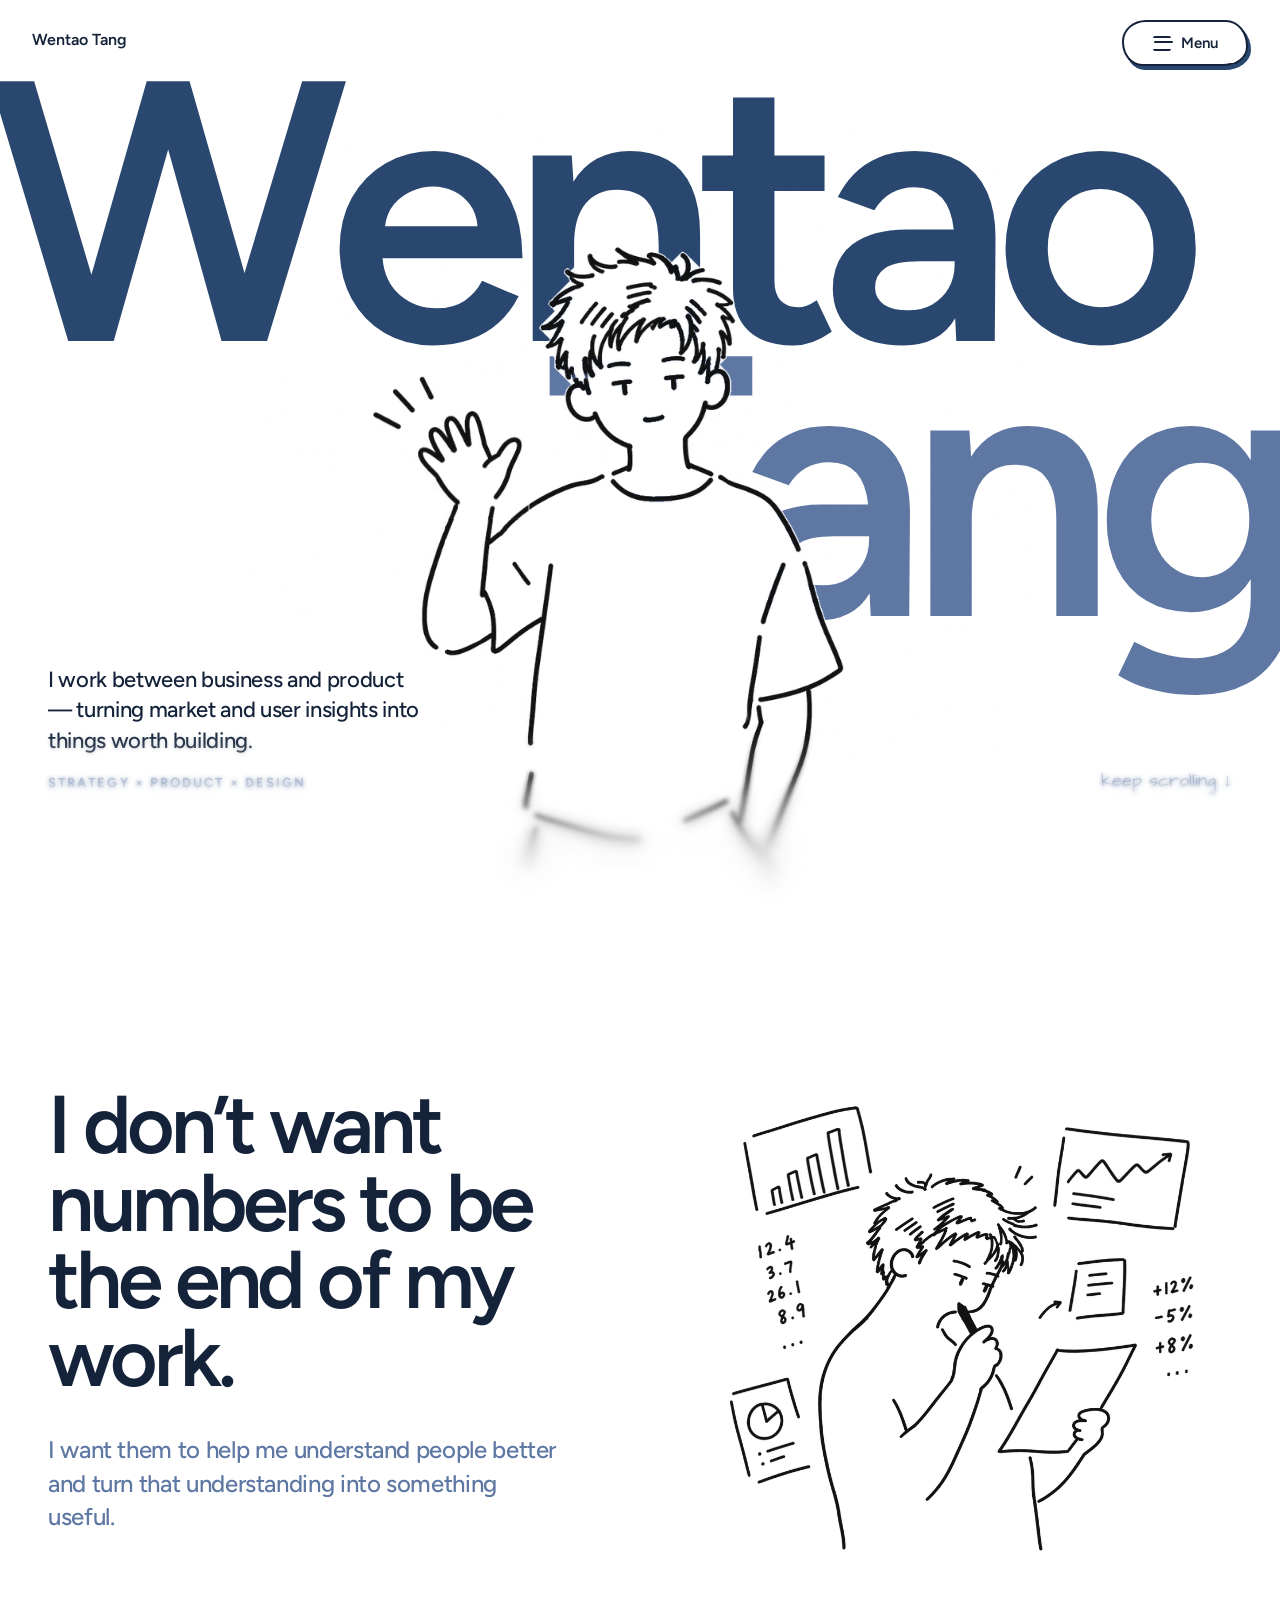
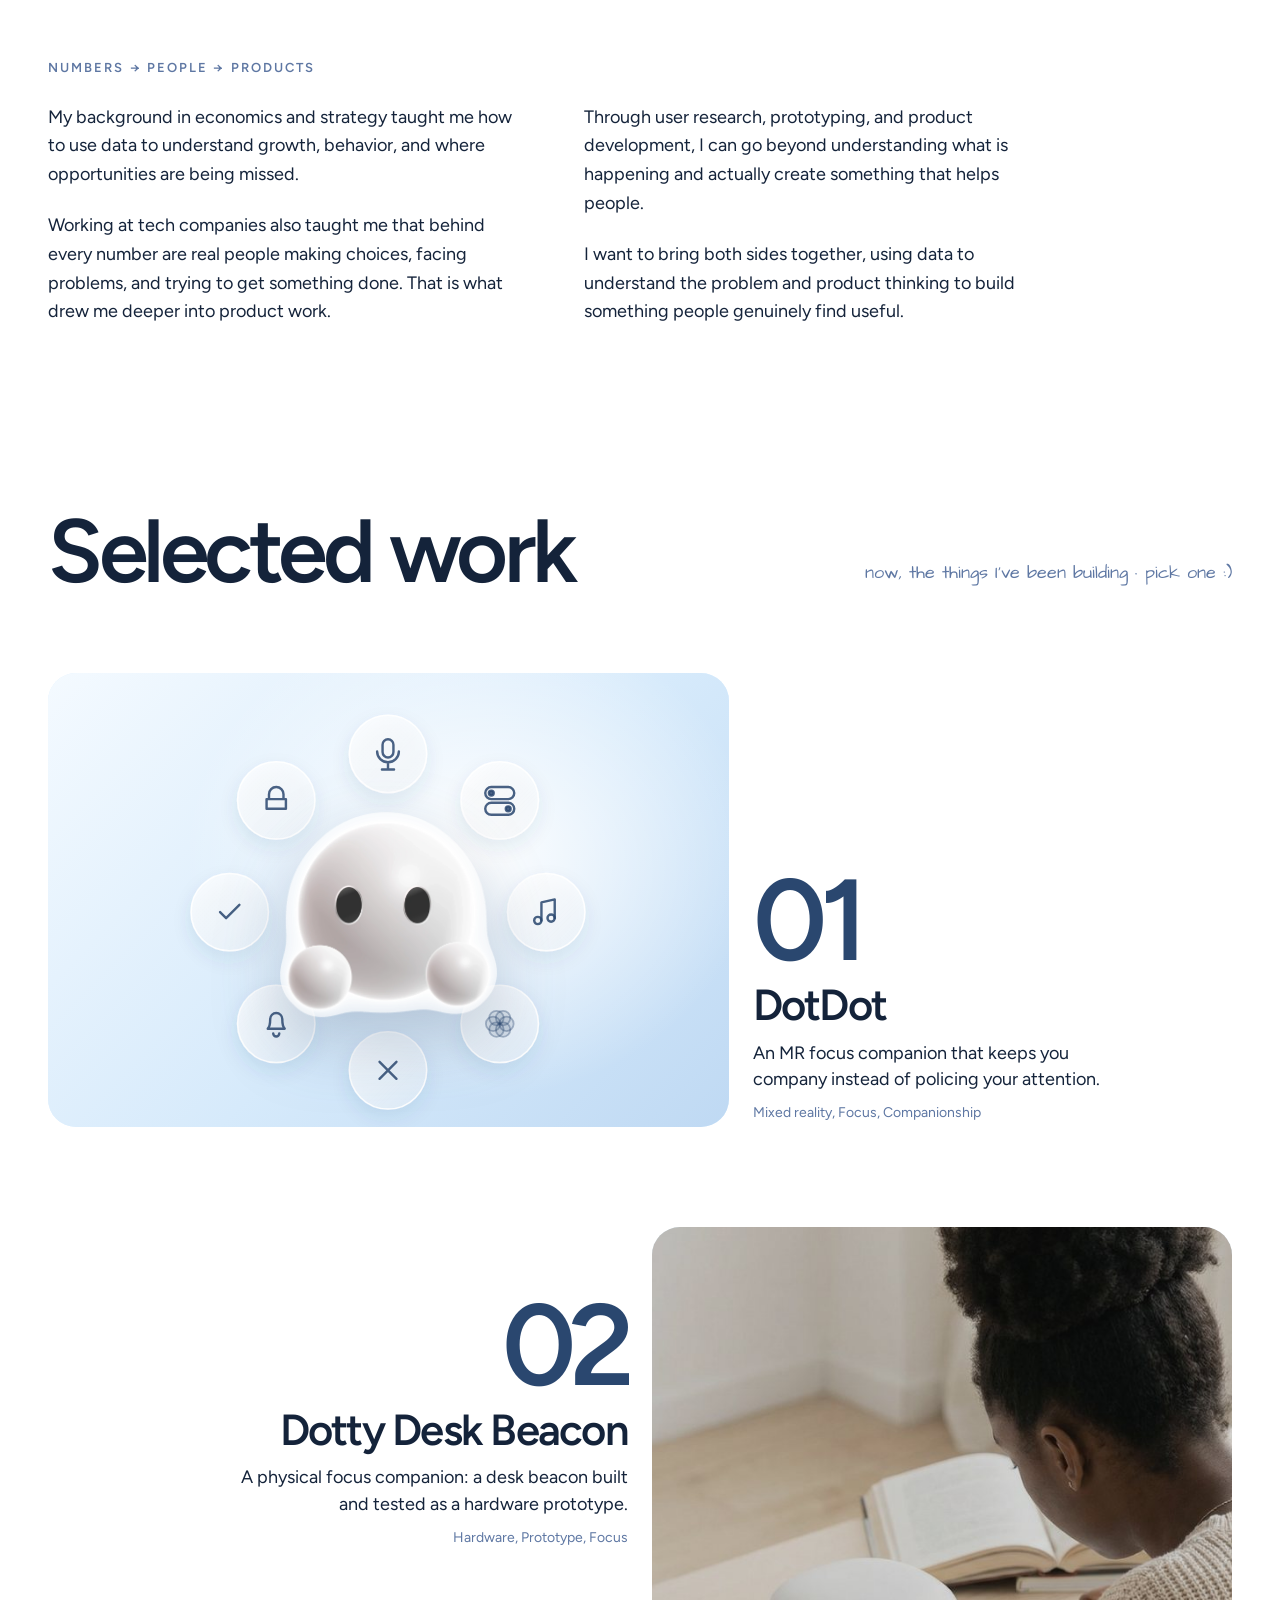
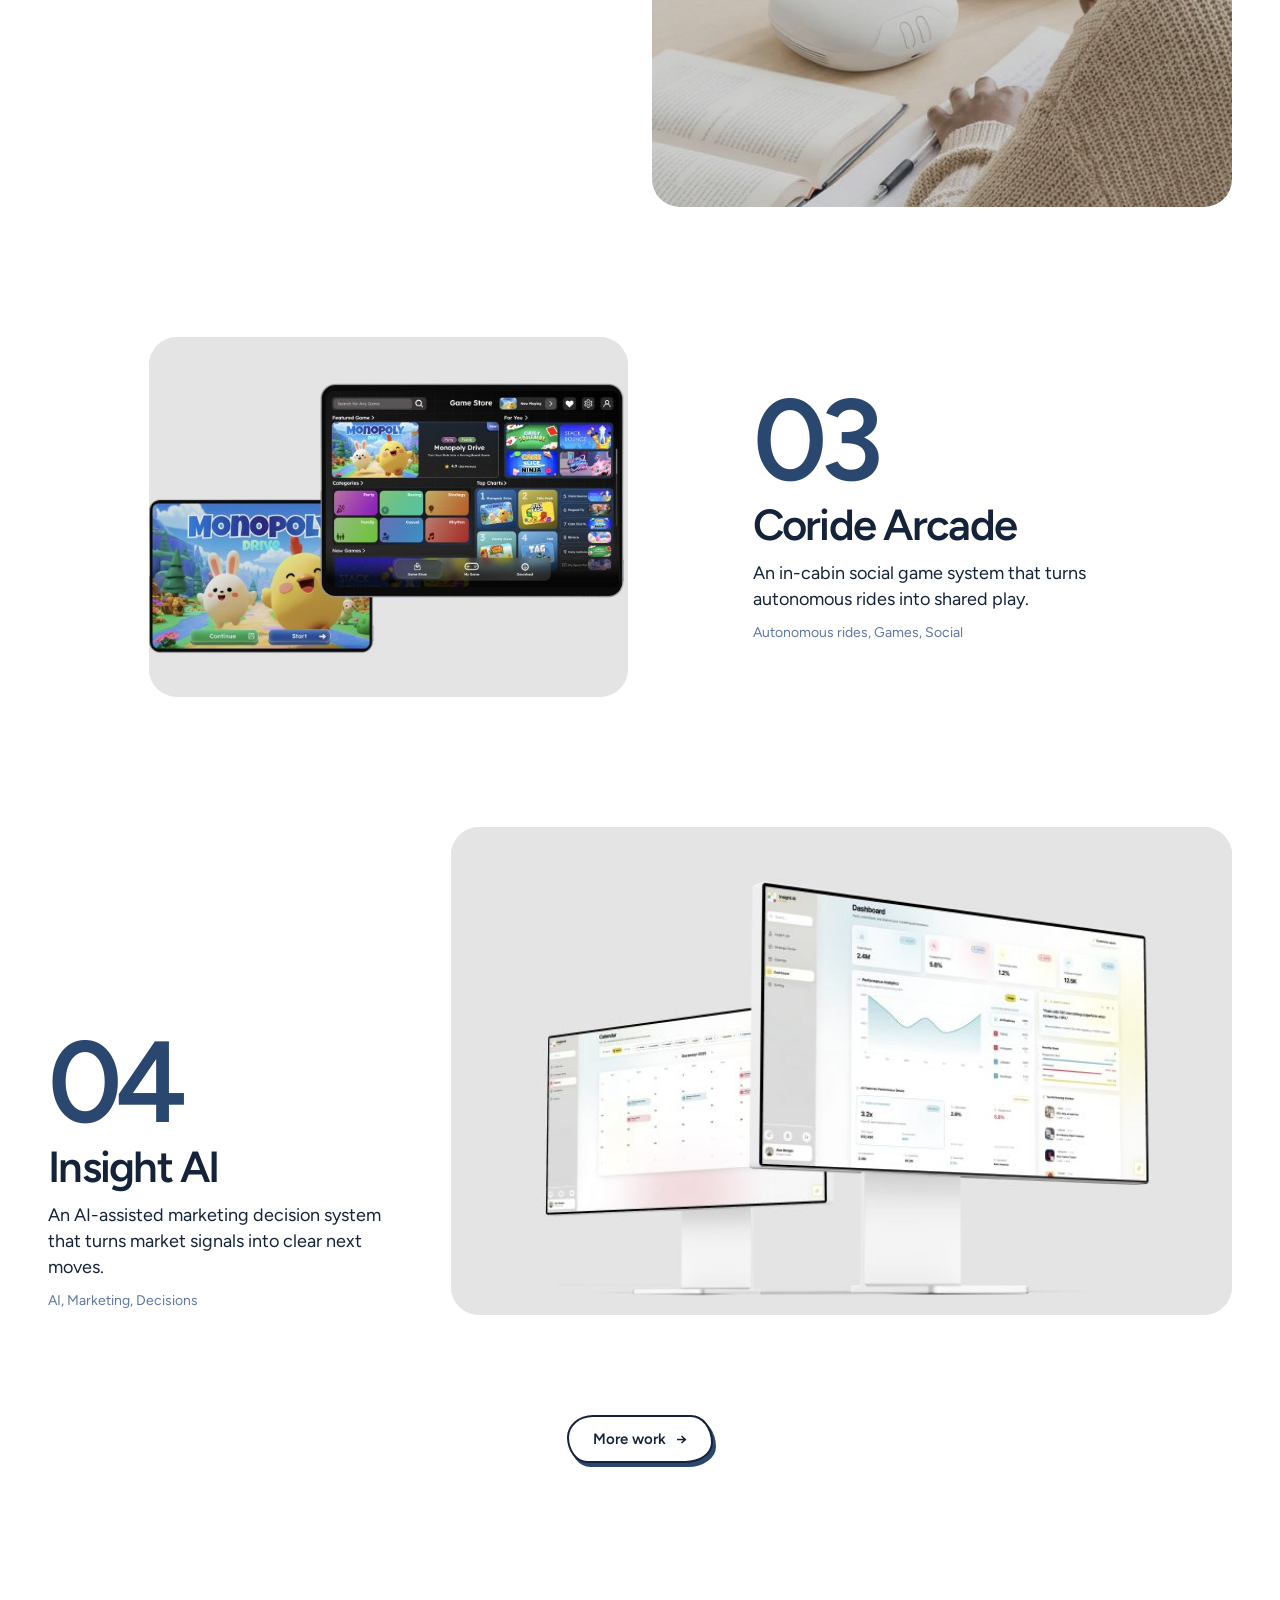
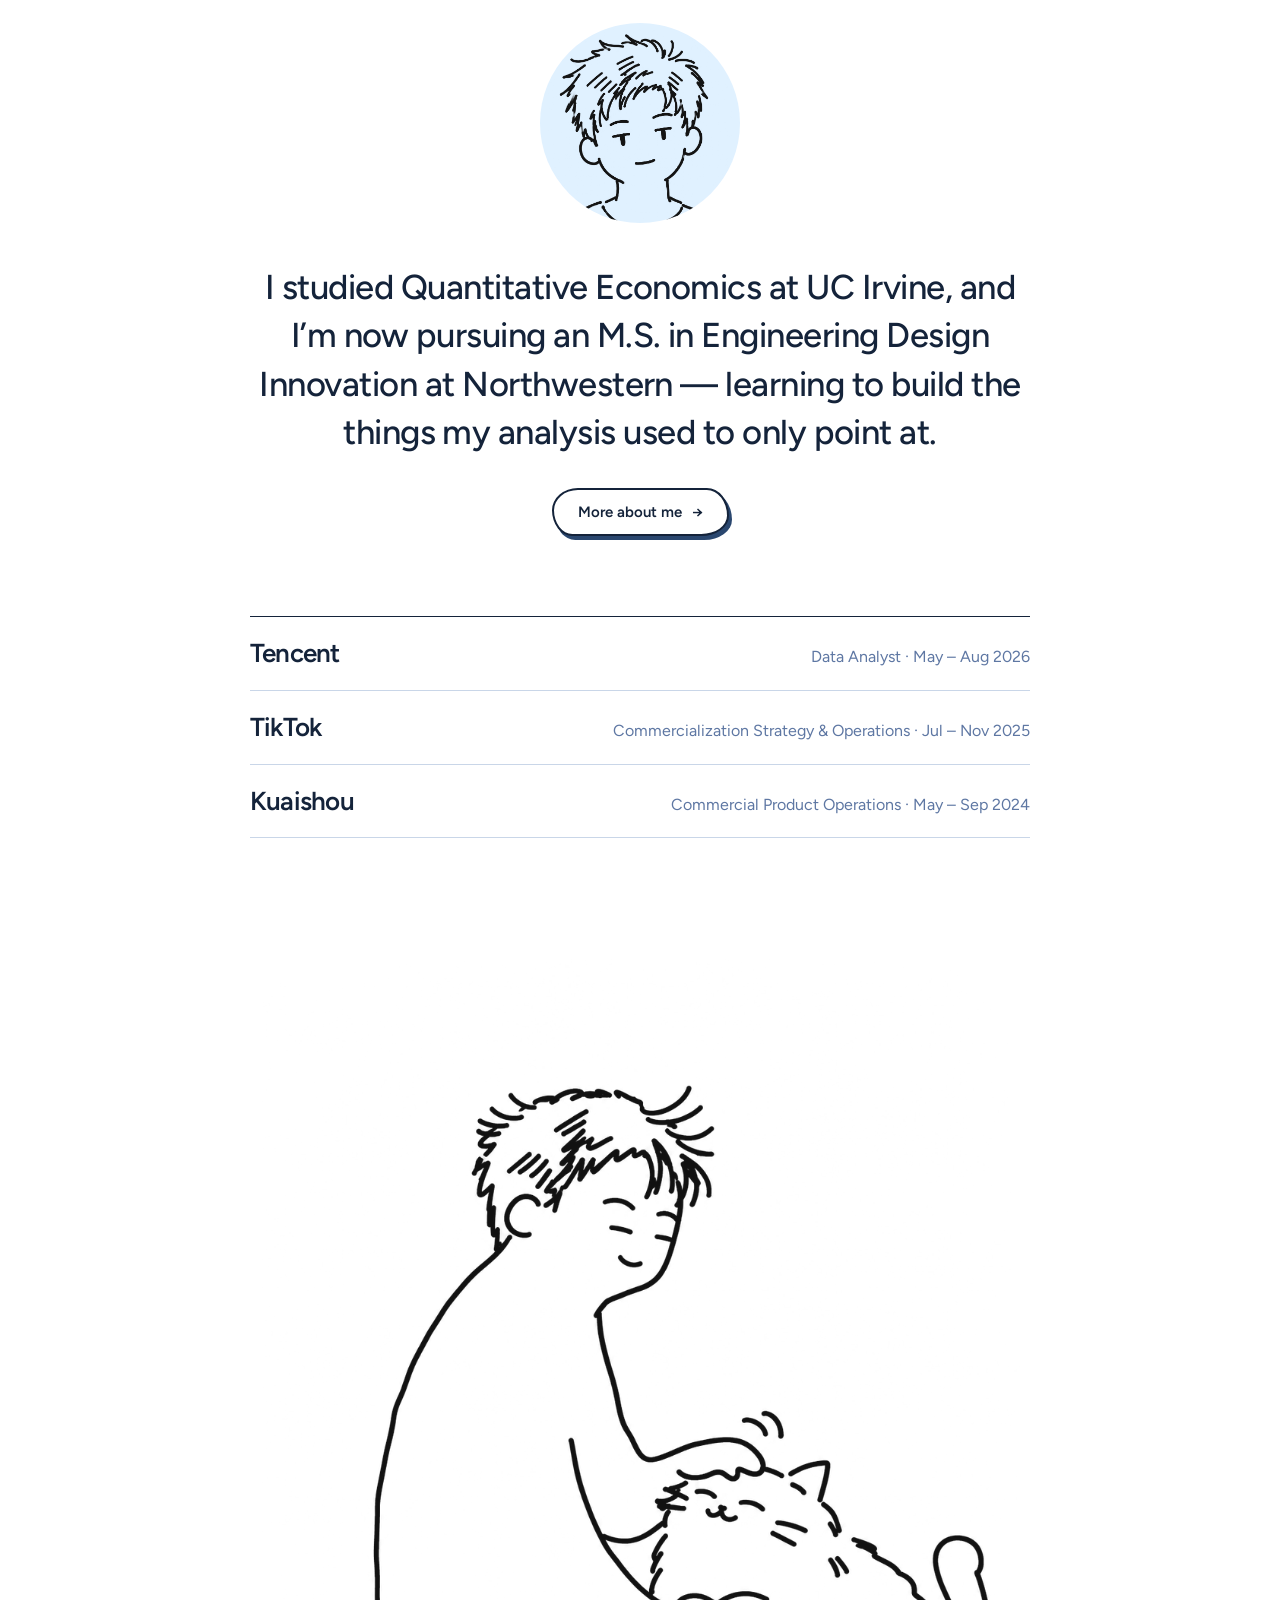
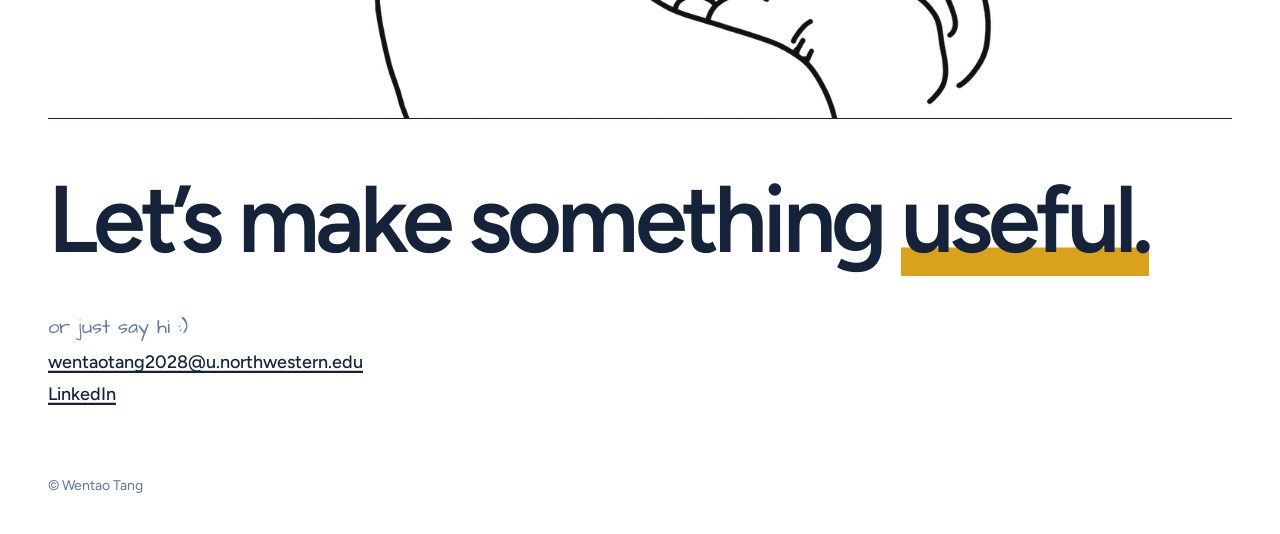
<file: index.html>
<!doctype html>
<html lang="en">
<head>
<meta charset="utf-8">
<meta name="viewport" content="width=device-width,initial-scale=1">
<title>Wentao Tang — Strategy × Product × Design</title>

<link rel="preconnect" href="https://fonts.googleapis.com">
<link href="https://fonts.googleapis.com/css2?family=Figtree:wght@400;500;600&family=Architects+Daughter&display=swap" rel="stylesheet">
<style>
body{margin:0;background:#FFFFFF}
a{color:inherit;text-decoration:none}
.note{font-family:'Architects Daughter',cursive}
.disp{font-weight:600;letter-spacing:-.06em;line-height:.88;font-size:clamp(96px,14vw,210px)}
.h2{font-weight:600;letter-spacing:-.05em;line-height:.95;font-size:clamp(56px,7vw,104px)}
.h3{font-weight:600;letter-spacing:-.03em;line-height:1.1;font-size:26px}
.lead{font-weight:500;letter-spacing:-.015em;line-height:1.4;font-size:24px}
.body{font-size:18px;line-height:1.6}
.hl{box-shadow:inset 0 -.3em 0 #DAA21B}
/* ---------- hand-drawn menu: one shape that grows from button to panel ---------- */
:root{--morph:cubic-bezier(.7,0,.2,1)}
.logo{position:absolute;top:14px;left:16px;padding:16px 16px;font-size:16px;font-weight:600;z-index:30}
.mn{position:absolute;top:20px;right:32px;z-index:20;outline:none;color:#14233A;width:126px;height:46px;transition:width .8s var(--morph),height .8s var(--morph)}
.mn:hover,.mn:focus-within{width:330px;height:478px}
.ln{position:absolute;inset:0;background:#fff;border:2.5px solid #14233A;box-sizing:border-box;border-radius:24px 22px 26px 20px / 21px 26px 20px 24px;box-shadow:3px 4px 0 #2A476F;filter:url(#boil2);transition:border-radius .8s var(--morph),box-shadow .8s var(--morph)}
.mn:hover .ln,.mn:focus-within .ln{border-radius:34px 28px 36px 26px / 28px 36px 26px 34px;box-shadow:7px 8px 0 #2A476F}
.mb{position:absolute;left:0;top:0;width:100%;height:46px;display:flex;align-items:center;justify-content:center;gap:10px;font-size:15px;font-weight:600;cursor:pointer;transition:opacity .25s ease .1s}
.mb i{width:18px;height:11px;border-top:2px solid #14233A;border-bottom:2px solid #14233A;position:relative;border-radius:2px}
.mb i:after{content:'';position:absolute;left:1px;right:-2px;top:3px;border-top:2px solid #14233A;border-radius:2px}
.mb .note{display:none}
.mn:hover .mb,.mn:focus-within .mb{opacity:0;transition:opacity .15s ease;pointer-events:none}
.in2{position:absolute;left:0;top:0;width:330px;box-sizing:border-box;padding:22px 33px 30px 26px;opacity:0;visibility:hidden;transition:opacity .2s ease,visibility 0s .2s}
.mn:hover .in2,.mn:focus-within .in2{opacity:1;visibility:visible;transition:opacity .45s ease .35s,visibility 0s .35s}
.in2 .pt,.in2 .mi,.in2 .pf2{opacity:0;transform:translateY(8px);transition:opacity .2s ease,transform .2s ease}
.mn:hover .in2 .pt,.mn:hover .in2 .mi,.mn:hover .in2 .pf2,.mn:focus-within .in2 .pt,.mn:focus-within .in2 .mi,.mn:focus-within .in2 .pf2{opacity:1;transform:none;transition:opacity .6s var(--ease),transform .7s var(--ease)}
.mn:hover .in2 .pt,.mn:focus-within .in2 .pt{transition-delay:.35s}
.mn:hover .in2 .mi:nth-of-type(1),.mn:focus-within .in2 .mi:nth-of-type(1){transition-delay:.42s}
.mn:hover .in2 .mi:nth-of-type(2),.mn:focus-within .in2 .mi:nth-of-type(2){transition-delay:.48s}
.mn:hover .in2 .mi:nth-of-type(3),.mn:focus-within .in2 .mi:nth-of-type(3){transition-delay:.54s}
.mn:hover .in2 .mi:nth-of-type(4),.mn:focus-within .in2 .mi:nth-of-type(4){transition-delay:.6s}
.mn:hover .in2 .pf2,.mn:focus-within .in2 .pf2{transition-delay:.68s}
.pt{font-size:16px;color:#5E77A3;margin-bottom:6px}
.mi{display:flex;align-items:center;gap:14px;padding:13px 0;border-top:1.5px dashed #C9D6E8;color:#14233A}
.mn1{width:30px;font-size:16px;color:#5E77A3}
.mn2{flex:0 1 auto;font-size:30px;font-weight:600;letter-spacing:-.04em;line-height:1;padding-bottom:3px;background:linear-gradient(#DAA21B,#DAA21B) 0 100%/0 3px no-repeat;transition:background-size .6s var(--ease)}
.mi:hover .mn2,.mi.on .mn2{background-size:100% 3px}
.chip{display:inline-flex;align-items:center;justify-content:center;min-width:34px;height:34px;padding:0 4px;box-sizing:border-box;font-size:15px;font-weight:600;border:2px solid #14233A;border-radius:55% 45% 52% 48% / 48% 54% 46% 52%;background:#fff;transition:background .5s var(--ease)}
.mi .chip{margin-left:auto;visibility:hidden}
.mi:hover .chip,.mi.on .chip{visibility:visible;background:#E0F1FF}
.pf2{border-top:1.5px dashed #C9D6E8;padding-top:16px;display:flex;flex-direction:column;gap:12px}
.mailc{font-size:14px;font-weight:500;box-shadow:inset 0 -1px 0 #14233A;align-self:flex-start}
.soc{display:flex;gap:10px}
.soc .chip:hover{background:#DAA21B}
.cp{font-size:13px;color:#5E77A3}
@media (prefers-reduced-motion:reduce){.mn,.ln,.in2,.in2 *{transition:none!important}}

/* ---------- illustrations: quiet idle, distinct hover ---------- */
:root{--ease:cubic-bezier(.22,.61,.36,1)}
.art{position:relative;cursor:default}
.art img{position:absolute;display:block;-webkit-user-drag:none;user-select:none}
.art .base{inset:0;width:100%;height:100%;transform-origin:50% 100%;animation:breathe 4.8s ease-in-out infinite}
@keyframes breathe{0%,100%{transform:scale(1,1) rotate(-.5deg)}50%{transform:scale(1.01,1.026) rotate(.5deg)}}
.L{will-change:transform,opacity}
.L.sway{transform-origin:50% 0;animation:swayL 4.2s ease-in-out infinite}
@keyframes swayL{0%,100%{transform:rotate(-3deg)}50%{transform:rotate(3deg)}}
.L.blink{transform-origin:50% 50%;animation:sparkL 3s ease-in-out infinite}
@keyframes sparkL{0%,60%,100%{opacity:1}74%,86%{opacity:.15}}
.L.heart{transform-origin:50% 100%;opacity:0;animation:heartL 3.6s var(--ease) infinite}
@keyframes heartL{0%{opacity:0;transform:translateY(8px)}18%{opacity:1}45%,100%{opacity:0;transform:translateY(-40px)}}
.L.float{animation:floatL 4.6s ease-in-out infinite}
.L.float.b{animation-delay:-1.5s}.L.float.c{animation-delay:-3s}
@keyframes floatL{0%,100%{transform:translateY(0)}50%{transform:translateY(-11px)}}
.L.z{transform-origin:0 100%;animation:zL 4.8s var(--ease) infinite}
.L.z2{animation-delay:-1.6s}.L.z3{animation-delay:-3.2s}
@keyframes zL{0%{opacity:0;transform:translate(0,8px)}25%{opacity:1}70%,100%{opacity:0;transform:translate(18px,-34px)}}
.L.pulse{transform-origin:50% 50%;animation:pulseL 4s ease-in-out infinite}
@keyframes pulseL{0%,100%{transform:scale(1)}50%{transform:scale(1.09)}}
.L.hand{animation:handL 4.2s var(--ease) infinite}
@keyframes handL{0%,55%,100%{transform:rotate(0)}60%{transform:rotate(-12deg)}72%{transform:rotate(5deg)}84%{transform:rotate(-8deg)}92%{transform:rotate(2deg)}}
.L.brush{animation:brushL 3.6s ease-in-out infinite}
@keyframes brushL{0%,100%{transform:rotate(-3deg)}50%{transform:rotate(4deg)}}
.art .base.tilt{transform-origin:50% 100%;animation:tiltL 6s ease-in-out infinite}
@keyframes tiltL{0%,100%{transform:rotate(-1.8deg)}50%{transform:rotate(1.8deg)}}

/* hover: each character answers differently */
/* wave -- leans in and waves properly */
.k-wave:hover .base{animation:waveLean 2.4s ease-in-out infinite}
@keyframes waveLean{0%,100%{transform:rotate(0)}50%{transform:rotate(-.9deg)}}
.k-wave:hover .L.hand{animation:waveHi 1.5s ease-in-out infinite;transform-origin:50% 100%}
@keyframes waveHi{0%,100%{transform:rotate(2deg)}30%{transform:rotate(-14deg)}60%{transform:rotate(6deg)}80%{transform:rotate(-8deg)}}
.k-wave:hover .L.blink{animation-duration:1.4s}
/* charts -- the pieces drift apart, like a layout being arranged */
.k-charts .L{transition:transform 1s var(--ease)}
.k-charts:hover .L.float{animation-play-state:paused}
.k-charts:hover .n-bar{transform:translate(-14px,-10px)}
.k-charts:hover .n-line{transform:translate(12px,-12px)}
.k-charts:hover .n-doc{transform:translate(10px,10px)}
.k-charts:hover .n-pie{transform:translate(-12px,12px) rotate(8deg)}
.k-charts:hover .n-numl{transform:translate(-18px,0)}
.k-charts:hover .n-numr{transform:translate(18px,-4px)}
/* cat -- hearts rise, a small nod */
.k-cat:hover .L.heart{animation:heartHi 2.6s var(--ease) infinite}
@keyframes heartHi{0%{opacity:0;transform:translateY(8px) scale(.96)}25%{opacity:1}100%{opacity:0;transform:translateY(-34px) scale(1.06)}}
.k-cat:hover .base{animation:nod 2.6s ease-in-out infinite}
@keyframes nod{0%,100%{transform:scale(1)}50%{transform:scale(1.004,.992)}}
/* easel -- the brush paints, the sun warms */
.k-easel:hover .L.brush{animation:paint 1.8s ease-in-out infinite}
@keyframes paint{0%,100%{transform:rotate(-4deg) translate(-3px,2px)}50%{transform:rotate(5deg) translate(4px,-3px)}}
.k-easel:hover .L.pulse{animation:glow 2.4s ease-in-out infinite}
@keyframes glow{0%,100%{transform:scale(1) rotate(0)}50%{transform:scale(1.1) rotate(8deg)}}
/* sleep -- deeper breath, the Zs drift up faster */
.k-sleep:hover .base{animation:deep 3.6s ease-in-out infinite}
@keyframes deep{0%,100%{transform:scale(1)}50%{transform:scale(1.004,1.014)}}
.k-sleep:hover .L.z{animation-duration:3.4s}
/* typing -- keys busy, notes flutter */
.k-typing:hover .L.sway{animation:flutter 1.6s ease-in-out infinite}
@keyframes flutter{0%,100%{transform:rotate(-2deg)}50%{transform:rotate(2.2deg)}}
.k-typing:hover .base{animation:type 1.1s ease-in-out infinite;transform-origin:50% 100%}
@keyframes type{0%,100%{transform:translateY(0)}50%{transform:translateY(1.5px)}}
.k-typing:hover .L.blink{animation-duration:1.2s}
/* head -- turns to look at you */
.k-head .base{transition:transform .9s var(--ease)}
.k-head:hover .base{animation:none;transform:rotate(-3deg) translateY(-6px)}

/* ---------- motion for the page: slow, editorial ---------- */
.in{opacity:0;animation:inUp 1.3s var(--ease) both}
.d1{animation-delay:.1s}.d2{animation-delay:.3s}.d3{animation-delay:.1s}.d4{animation-delay:.5s}
@keyframes inUp{from{opacity:0;transform:translateY(18px)}to{opacity:1;transform:none}}
@supports (animation-timeline:view()){
.rv{animation:rvIn linear both;animation-timeline:view();animation-range:entry 0% entry 35%}
@keyframes rvIn{from{opacity:0;transform:translateY(22px)}to{opacity:1;transform:none}}
}
a.u,.lk,.hl{transition:box-shadow .5s var(--ease)}
.pj{display:block}
.pj .ph,.wk .ph{position:relative;aspect-ratio:4/3;border-radius:28px;overflow:hidden;background:#E0F1FF}
.pj .ph img,.wk .ph img{position:absolute;inset:0;width:100%;height:100%;object-fit:cover;transition:transform 1.4s cubic-bezier(.22,.61,.36,1)}
.pj:hover .ph img,.wk:hover .ph img{transform:scale(1.025)}
.scroller{display:flex;gap:24px;overflow-x:auto;padding:0 48px 24px;scroll-snap-type:x mandatory;scrollbar-width:thin;scrollbar-color:#14233A transparent}
.scroller .pj{flex:0 0 min(680px,78vw);scroll-snap-align:start}
.pf{position:relative;width:300px;height:380px;border-radius:36px;background:#DAA21B;overflow:hidden}
.pf img{position:absolute;inset:0;width:100%;height:100%;object-fit:contain;transition:opacity .5s ease}
.pf .b{opacity:0;background:#E0F1FF}
.pf:hover .b{opacity:1}
.pf:hover .a{opacity:0}
.ft a.u{box-shadow:inset 0 -.12em 0 #14233A}
@media (prefers-reduced-motion:reduce){.art .base,.L,.in,.rv{animation:none!important;opacity:1!important}.L.heart{opacity:0!important}}
.mg{display:grid;grid-template-columns:repeat(12,minmax(0,1fr));column-gap:24px}
.mg .ph{position:relative;overflow:hidden;border-radius:28px;background:#E0F1FF}
.mg .ph img{position:absolute;inset:0;width:100%;height:100%;object-fit:cover;transition:transform 1.4s cubic-bezier(.22,.61,.36,1)}
.mg .ph:hover img{transform:scale(1.025)}
.mg .no{font-weight:600;letter-spacing:-.06em;line-height:.85;font-size:clamp(72px,9vw,140px);color:#2A476F}
.mg .nm{font-weight:600;letter-spacing:-.04em;line-height:1;font-size:clamp(32px,3.4vw,48px);margin-top:14px}

/* ---------- scroll: plain, calm reveal (fade up once into view) ---------- */
@supports (animation-timeline:view()){
.mg .ph,.mg>div:not(.ph),.wk,.rd,.h2.rv,.lead.rv,.pj{animation:rvIn linear both;animation-timeline:view();animation-range:entry 0% entry 30%}
.art{animation:rvIn linear both;animation-timeline:view();animation-range:entry 0% entry 30%}
.ab .art{animation:none}
.hp3{animation:inUp 1.2s var(--ease) .1s both}
.hp4{animation:inUp 1.2s var(--ease) .5s both}
.hp3 .art{animation:none}
}
@media (prefers-reduced-motion:reduce){.art,.ph,.mg>div,.wk,.rd,.h2,.lead,.hp3,.hp4{animation:none!important;opacity:1!important}}

/* ---------- name entrance: letters rise out of a mask, then spring on hover ---------- */
.chw{display:inline-block;overflow:hidden;padding:.14em .08em .3em;margin:-.14em -.08em -.3em}
.ch{display:inline-block;transition:translate .55s cubic-bezier(.34,1.56,.64,1),rotate .55s cubic-bezier(.34,1.56,.64,1),color .4s ease}


/* ---------- progressive blur fixed to the bottom of the viewport ---------- */
.vfade{position:fixed;left:0;right:0;bottom:0;height:170px;z-index:15;pointer-events:none}
.vfade i{position:absolute;inset:0}
.vfade i:nth-child(1){backdrop-filter:blur(2px);-webkit-backdrop-filter:blur(2px);-webkit-mask-image:linear-gradient(to bottom,transparent 0%,#000 40%);mask-image:linear-gradient(to bottom,transparent 0%,#000 40%)}
.vfade i:nth-child(2){backdrop-filter:blur(6px);-webkit-backdrop-filter:blur(6px);-webkit-mask-image:linear-gradient(to bottom,transparent 30%,#000 70%);mask-image:linear-gradient(to bottom,transparent 30%,#000 70%)}
.vfade i:nth-child(3){backdrop-filter:blur(14px);-webkit-backdrop-filter:blur(14px);-webkit-mask-image:linear-gradient(to bottom,transparent 55%,#000 90%);mask-image:linear-gradient(to bottom,transparent 55%,#000 90%)}
.vfade i:nth-child(4){display:none}
.vfade i:nth-child(5){background:linear-gradient(to bottom,rgba(255,255,255,0) 20%,rgba(255,255,255,.4) 65%,rgba(255,255,255,.8) 100%)}
@supports (animation-timeline:scroll()){
.vfade{animation:vfOut linear both;animation-timeline:scroll(root block);animation-range:calc(100% - 200px) 100%}
@keyframes vfOut{from{opacity:1}to{opacity:0}}
}

/* ---------- one button style for the whole site (same as Menu) ---------- */
.big{display:inline-flex;align-items:center;gap:10px;padding:13px 24px;font-size:15px;font-weight:600;color:#14233A;background:#fff;border:2px solid #14233A;border-radius:28px 24px 30px 22px / 24px 30px 22px 28px;box-shadow:3px 4px 0 #2A476F;transition:transform .5s var(--ease),box-shadow .5s var(--ease),background .5s var(--ease)}
.big:hover{transform:translate(2px,2px);box-shadow:1px 2px 0 #2A476F;background:#E0F1FF}
.big span{transition:transform .5s var(--ease)}
.big:hover span{transform:translateX(3px)}

/* hit layer: letters respond even where the character sits in front */
.hw{display:inline-block;pointer-events:auto;cursor:default;padding:.1em 0 .2em;margin:-.1em 0 -.2em}
.hit-block{pointer-events:none}
.hero:has(.hw:hover .hc[style*="--i:0"]) .ch[style*="--i:0"]{translate:0 -.05em;rotate:-4deg;color:#DAA21B}
.hero:has(.hw:hover .hc[style*="--i:1"]) .ch[style*="--i:1"]{translate:0 -.05em;rotate:-4deg;color:#DAA21B}
.hero:has(.hw:hover .hc[style*="--i:2"]) .ch[style*="--i:2"]{translate:0 -.05em;rotate:-4deg;color:#DAA21B}
.hero:has(.hw:hover .hc[style*="--i:3"]) .ch[style*="--i:3"]{translate:0 -.05em;rotate:-4deg;color:#DAA21B}
.hero:has(.hw:hover .hc[style*="--i:4"]) .ch[style*="--i:4"]{translate:0 -.05em;rotate:-4deg;color:#DAA21B}
.hero:has(.hw:hover .hc[style*="--i:5"]) .ch[style*="--i:5"]{translate:0 -.05em;rotate:-4deg;color:#DAA21B}
.hero:has(.hw:hover .hc[style*="--i:6"]) .ch[style*="--i:6"]{translate:0 -.05em;rotate:-4deg;color:#DAA21B}
.hero:has(.hw:hover .hc[style*="--i:7"]) .ch[style*="--i:7"]{translate:0 -.05em;rotate:-4deg;color:#DAA21B}
.hero:has(.hw:hover .hc[style*="--i:8"]) .ch[style*="--i:8"]{translate:0 -.05em;rotate:-4deg;color:#DAA21B}
.hero:has(.hw:hover .hc[style*="--i:9"]) .ch[style*="--i:9"]{translate:0 -.05em;rotate:-4deg;color:#DAA21B}

/* magic-move between pages (cross-document view transition) */
@view-transition{navigation:auto}
.pgc{view-transition-name:pgcover;animation:none!important;opacity:1!important}
::view-transition-group(pgcover){animation-duration:.85s;animation-timing-function:cubic-bezier(.7,0,.2,1)}
::view-transition-old(pgcover),::view-transition-new(pgcover){height:100%;animation-duration:.85s}
::view-transition-old(root){animation-duration:.3s}
::view-transition-new(root){animation-duration:.5s;animation-delay:.15s}
@media (prefers-reduced-motion:reduce){::view-transition-group(*),::view-transition-old(*),::view-transition-new(*){animation:none!important}}

</style>

<link rel="stylesheet" href="assets/dd-cover.css">
</head>
<body>

<div style="background:#FFFFFF;color:#14233A;font-family:'Figtree',system-ui,sans-serif;position:relative;overflow-x:clip">
<svg width="0" height="0" style="position:absolute" aria-hidden="true"><filter id="boil" x="0" y="0" width="100%" height="100%"><feTurbulence type="fractalNoise" baseFrequency="0.011" numOctaves="2" seed="1" result="n"></feTurbulence><feDisplacementMap in="SourceGraphic" in2="n" scale="2" xChannelSelector="R" yChannelSelector="G"/></filter><filter id="boil2" x="-10%" y="-10%" width="125%" height="125%"><feTurbulence type="fractalNoise" baseFrequency="0.02" numOctaves="2" seed="3" result="n"></feTurbulence><feDisplacementMap in="SourceGraphic" in2="n" scale="2" xChannelSelector="R" yChannelSelector="G"/></filter></svg>
<div class="mn" tabindex="0"><div class="ln"></div><div class="mb"><i></i>Menu<span class="note">home</span></div><div class="in2"><div class="pt note">where to? :)</div><a class="mi on" href="index.html"><span class="mn1 note">01</span><span class="mn2">Home</span><span class="chip">&#8594;</span></a><a class="mi" href="work.html"><span class="mn1 note">02</span><span class="mn2">Work</span><span class="chip">&#8594;</span></a><a class="mi" href="about.html"><span class="mn1 note">03</span><span class="mn2">About</span><span class="chip">&#8594;</span></a><a class="mi" href="#contact"><span class="mn1 note">04</span><span class="mn2">Contact</span><span class="chip">&#8594;</span></a><div class="pf2"><a class="mailc" href="mailto:wentaotang2028@u.northwestern.edu">wentaotang2028@u.northwestern.edu</a><div class="soc"><a class="chip" href="https://www.linkedin.com/in/wentaotang/">in</a><a class="chip" href="mailto:wentaotang2028@u.northwestern.edu">@</a></div><div class="cp">&copy; Wentao Tang</div></div></div></div>
<a class="logo" href="index.html">Wentao Tang</a><div class="vfade" aria-hidden="true"><i></i><i></i><i></i><i></i><i></i></div>

<!-- HERO -->
<section class="hero" style="position:relative;height:clamp(680px,100svh,1100px);overflow:hidden">
<div style="position:relative;max-width:1440px;height:100%;margin:0 auto">
<div style="position:absolute;left:-1vw;right:-1vw;top:clamp(50px,7vh,90px);z-index:1;font-size:clamp(200px,29vw,430px);line-height:.8;letter-spacing:-.07em;white-space:nowrap">
<div class="disp" aria-label="Wentao" style="font-size:inherit;line-height:inherit;color:#2A476F"><span class="chw" aria-hidden="true"><span class="ch" style="--i:0">W</span></span><span class="chw" aria-hidden="true"><span class="ch" style="--i:1">e</span></span><span class="chw" aria-hidden="true"><span class="ch" style="--i:2">n</span></span><span class="chw" aria-hidden="true"><span class="ch" style="--i:3">t</span></span><span class="chw" aria-hidden="true"><span class="ch" style="--i:4">a</span></span><span class="chw" aria-hidden="true"><span class="ch" style="--i:5">o</span></span></div>
<div class="disp" aria-label="Tang" style="font-size:inherit;line-height:inherit;color:#5E77A3;text-align:right;margin-top:-.11em"><span class="chw" aria-hidden="true"><span class="ch" style="--i:6">T</span></span><span class="chw" aria-hidden="true"><span class="ch" style="--i:7">a</span></span><span class="chw" aria-hidden="true"><span class="ch" style="--i:8">n</span></span><span class="chw" aria-hidden="true"><span class="ch" style="--i:9">g</span></span></div>
</div>
<div class="in d3 hp3" style="position:absolute;left:50%;bottom:0;width:min(62vw,900px);transform-origin:50% 100%;margin-left:calc(min(62vw,900px) / -2);z-index:2">
<div class="art k-wave " style="width:100%;aspect-ratio:1254/1254" role="img" aria-label="Line drawing of Wentao waving hello"><img class="base" src="assets/new/wave_base.png" alt=""><img class="L blink n-spark" src="assets/new/wave_spark.png" alt="" style="left:15.39%;top:33.41%;width:9.57%;height:8.13%"><img class="L hand n-hand" src="assets/new/wave_hand.png" alt="" style="left:20.57%;top:36.84%;width:15.79%;height:15.47%;transform-origin:51.5% 96.9%"></div>
</div>
<!-- hover hit-layer for the big name -->
<div style="position:absolute;left:-1vw;right:-1vw;top:clamp(50px,7vh,90px);z-index:4;pointer-events:none;font-size:clamp(200px,29vw,430px);line-height:.8;letter-spacing:-.07em;white-space:nowrap">
<div class="disp" aria-hidden="true"  style="font-size:inherit;line-height:inherit;color:transparent"><span class="hw" aria-hidden="true"><span class="hc" style="--i:0">W</span></span><span class="hw" aria-hidden="true"><span class="hc" style="--i:1">e</span></span><span class="hw" aria-hidden="true"><span class="hc" style="--i:2">n</span></span><span class="hw" aria-hidden="true"><span class="hc" style="--i:3">t</span></span><span class="hw" aria-hidden="true"><span class="hc" style="--i:4">a</span></span><span class="hw" aria-hidden="true"><span class="hc" style="--i:5">o</span></span></div>
<div class="disp" aria-hidden="true"  style="font-size:inherit;line-height:inherit;color:transparent;text-align:right;margin-top:-.11em"><span class="hw" aria-hidden="true"><span class="hc" style="--i:6">T</span></span><span class="hw" aria-hidden="true"><span class="hc" style="--i:7">a</span></span><span class="hw" aria-hidden="true"><span class="hc" style="--i:8">n</span></span><span class="hw" aria-hidden="true"><span class="hc" style="--i:9">g</span></span></div>
</div>
<div class="in d4 hp4" style="position:absolute;left:48px;bottom:110px;max-width:380px;z-index:7">
<p class="lead rv" style="margin:0;font-size:22px">I work between business and product — turning market and user insights into things worth building.</p>
<div style="margin-top:18px;font-size:13px;letter-spacing:.16em;font-weight:600;color:#5E77A3">STRATEGY × PRODUCT × DESIGN</div>
</div>
<div class="note" style="position:absolute;right:48px;bottom:110px;z-index:7;font-size:18px;line-height:1;color:#5E77A3">keep scrolling ↓</div>
</div>
</section>

<!-- POV -->
<section style="padding:140px 48px 40px">
<div style="max-width:1280px;margin:0 auto;display:grid;grid-template-columns:minmax(0,1.05fr) minmax(0,.95fr);gap:48px;align-items:center">
<div>
<h2 class="h2 rv" style="margin:0;font-size:clamp(52px,6.4vw,96px)">I don’t want numbers to be the end of my work.</h2>
<p class="lead rv" style="margin:36px 0 0;max-width:520px;color:#5E77A3">I want them to help me understand people better and turn that understanding into something useful.</p>
</div>
<div>
<div class="art k-charts " style="width:100%;aspect-ratio:1254/1254" role="img" aria-label="Line drawing of Wentao thinking over charts and numbers"><img class="base" src="assets/new/charts_base.png" alt=""><img class="L float a n-bar" src="assets/new/charts_bar.png" alt="" style="left:8.53%;top:11.72%;width:25.52%;height:21.53%"><img class="L float b n-line" src="assets/new/charts_line.png" alt="" style="left:65.87%;top:15.15%;width:27.27%;height:20.89%"><img class="L float c n-doc" src="assets/new/charts_doc.png" alt="" style="left:63.48%;top:39.39%;width:17.94%;height:13.32%"><img class="L float b n-pie" src="assets/new/charts_pie.png" alt="" style="left:6.14%;top:61.88%;width:16.19%;height:20.89%"><img class="L float a n-numl" src="assets/new/charts_numl.png" alt="" style="left:11.16%;top:35.57%;width:10.53%;height:22.25%"><img class="L float c n-numr" src="assets/new/charts_numr.png" alt="" style="left:84.61%;top:43.06%;width:8.85%;height:19.94%"><img class="L blink n-spark" src="assets/new/charts_spark.png" alt="" style="left:58.61%;top:22.65%;width:5.26%;height:5.42%"></div>
</div>
</div>
<div style="max-width:1280px;margin:80px auto 0">
<p style="margin:0 0 28px;font-size:13px;letter-spacing:.16em;font-weight:600;color:#5E77A3">NUMBERS → PEOPLE → PRODUCTS</p>
<div class="body" style="columns:2;column-gap:72px;color:#14233A;max-width:1000px">
<p style="margin:0 0 22px;break-inside:avoid">My background in economics and strategy taught me how to use data to understand growth, behavior, and where opportunities are being missed.</p>
<p style="margin:0 0 22px;break-inside:avoid">Working at tech companies also taught me that behind every number are real people making choices, facing problems, and trying to get something done. That is what drew me deeper into product work.</p>
<p style="margin:0 0 22px;break-inside:avoid">Through user research, prototyping, and product development, I can go beyond understanding what is happening and actually create something that helps people.</p>
<p style="margin:0 0 22px;break-inside:avoid">I want to bring both sides together, using data to understand the problem and product thinking to build something people genuinely find useful.</p>
</div>
</div>
</section>

<!-- SELECTED WORK: magazine -->
<section style="padding:120px 48px 140px">
<div style="max-width:1280px;margin:0 auto">
<div style="display:flex;justify-content:space-between;align-items:flex-end;flex-wrap:wrap;gap:12px">
<h2 class="h2 rv" style="margin:0">Selected work</h2>
<span class="note" style="font-size:18px;color:#5E77A3;padding-bottom:8px">now, the things I’ve been building · pick one :)</span>
</div>
<div style="display:flex;flex-direction:column;gap:130px;margin-top:80px">
<a class="mg" href="dotdot.html" style="align-items:end">
<div class="ph" style="grid-column:1/8;grid-row:1;aspect-ratio:3/2;view-transition-name:ddcover"><div class="ddc cv card" role="img" aria-label="DotDot, a mixed-reality focus companion, floating with its soft controls"><div class="sg"><svg viewBox="0 0 1600 800" aria-hidden="true"><defs><linearGradient id="gl" x1="0" y1="0" x2="1" y2="1"><stop offset="0" stop-color="#fff" stop-opacity=".78"/><stop offset="1" stop-color="#fff" stop-opacity=".32"/></linearGradient><filter id="sh" x="-30%" y="-30%" width="160%" height="170%"><feDropShadow dx="0" dy="14" stdDeviation="14" flood-color="#2A476F" flood-opacity=".16"/></filter></defs>
<g class="o1 tm"><g transform="translate(330 205)"><rect x="-175" y="-58" width="350" height="116" rx="58" fill="url(#gl)" stroke="#fff" stroke-opacity=".95" stroke-width="2.5" filter="url(#sh)"/><text x="-140" y="14" font-size="44" font-weight="500" fill="#14233A" font-family="Figtree,system-ui,sans-serif">10:49 <tspan font-size="34" fill="#2A476F">AM</tspan></text><g transform="translate(118 0)"><circle r="34" fill="none" stroke="#2A476F" stroke-opacity=".18" stroke-width="7"/><circle r="34" fill="none" stroke="#2A476F" stroke-width="7" stroke-linecap="round" stroke-dasharray="150 214" transform="rotate(-90)"/><text y="9" text-anchor="middle" font-size="26" font-weight="600" fill="#14233A" font-family="Figtree,system-ui,sans-serif">36</text></g></g></g>
<g class="o1"><g transform="translate(800 158)"><circle r="64" fill="url(#gl)" stroke="#fff" stroke-opacity=".95" stroke-width="2.5" filter="url(#sh)"/><g stroke="#2A476F" stroke-opacity=".85" stroke-width="4" stroke-linecap="round" stroke-linejoin="round" fill="none"><rect x="-9" y="-24" width="18" height="30" rx="9"/><path d="M-18 -4a18 18 0 0 0 36 0M0 14v12M-10 26h20"/></g></g></g><g class="o2"><g transform="translate(985 235)"><circle r="64" fill="url(#gl)" stroke="#fff" stroke-opacity=".95" stroke-width="2.5" filter="url(#sh)"/><g stroke="#2A476F" stroke-opacity=".85" stroke-width="4" stroke-linecap="round" stroke-linejoin="round" fill="none"><rect x="-24" y="-22" width="48" height="20" rx="10"/><rect x="-24" y="4" width="48" height="20" rx="10"/><circle cx="-14" cy="-12" r="4" fill="#2A476F" fill-opacity=".85"/><circle cx="14" cy="14" r="4" fill="#2A476F" fill-opacity=".85"/></g></g></g><g class="o3"><g transform="translate(1062 420)"><circle r="64" fill="url(#gl)" stroke="#fff" stroke-opacity=".95" stroke-width="2.5" filter="url(#sh)"/><g stroke="#2A476F" stroke-opacity=".85" stroke-width="4" stroke-linecap="round" stroke-linejoin="round" fill="none"><path d="M-8 14V-16L14 -21V10"/><circle cx="-14" cy="14" r="6"/><circle cx="8" cy="10" r="6"/></g></g></g><g class="o4"><g transform="translate(985 605)"><circle r="64" fill="url(#gl)" stroke="#fff" stroke-opacity=".95" stroke-width="2.5" filter="url(#sh)"/><g stroke="#2A476F" stroke-opacity=".35" stroke-width="3" fill="#2A476F" fill-opacity=".10"><circle cx="11.0" cy="0.0" r="12"/><circle cx="5.5" cy="9.5" r="12"/><circle cx="-5.5" cy="9.5" r="12"/><circle cx="-11.0" cy="0.0" r="12"/><circle cx="-5.5" cy="-9.5" r="12"/><circle cx="5.5" cy="-9.5" r="12"/></g></g></g><g class="o5"><g transform="translate(800 682)"><circle r="64" fill="url(#gl)" stroke="#fff" stroke-opacity=".95" stroke-width="2.5" filter="url(#sh)"/><g stroke="#2A476F" stroke-opacity=".85" stroke-width="4" stroke-linecap="round" stroke-linejoin="round" fill="none"><path d="M-14 -14L14 14M14 -14L-14 14"/></g></g></g><g class="o2"><g transform="translate(615 605)"><circle r="64" fill="url(#gl)" stroke="#fff" stroke-opacity=".95" stroke-width="2.5" filter="url(#sh)"/><g stroke="#2A476F" stroke-opacity=".85" stroke-width="4" stroke-linecap="round" stroke-linejoin="round" fill="none"><path d="M-14 8c4-4 4-10 4-16a10 10 0 0 1 20 0c0 6 0 12 4 16zM-5 16a5 5 0 0 0 10 0"/></g></g></g><g class="o3"><g transform="translate(538 420)"><circle r="64" fill="url(#gl)" stroke="#fff" stroke-opacity=".95" stroke-width="2.5" filter="url(#sh)"/><g stroke="#2A476F" stroke-opacity=".85" stroke-width="4" stroke-linecap="round" stroke-linejoin="round" fill="none"><path d="M-16 0l10 10 22-22"/></g></g></g><g class="o4"><g transform="translate(615 235)"><circle r="64" fill="url(#gl)" stroke="#fff" stroke-opacity=".95" stroke-width="2.5" filter="url(#sh)"/><g stroke="#2A476F" stroke-opacity=".85" stroke-width="4" stroke-linecap="round" stroke-linejoin="round" fill="none"><path d="M-12 -2v-8a12 12 0 0 1 24 0v8M-16 -2h32v16h-32z"/></g></g></g></svg><div class="dw"><div class="dy"><img class="db" src="assets/dotdot/dotty_base.webp" alt=""><img class="de" src="assets/dotdot/dotty_eyes.webp" alt=""></div></div></div></div></div>
<div style="grid-column:8/13;grid-row:1;padding-bottom:6px"><div class="no">01</div><div class="nm">DotDot</div>
<div style="margin-top:12px;font-size:18px;line-height:1.45;color:#14233A;max-width:380px">An MR focus companion that keeps you company instead of policing your attention.</div>
<div style="margin-top:12px;font-size:14px;color:#5E77A3">Mixed reality, Focus, Companionship</div></div></a>
<a class="mg" href="work.html" style="align-items:start;margin-top:-30px">
<div style="grid-column:2/7;grid-row:1;padding-top:70px;text-align:right;justify-self:end;max-width:420px"><div class="no">02</div><div class="nm">Dotty Desk Beacon</div>
<div style="margin-top:12px;font-size:18px;line-height:1.45;color:#14233A">A physical focus companion: a desk beacon built and tested as a hardware prototype.</div>
<div style="margin-top:12px;font-size:14px;color:#5E77A3">Hardware, Prototype, Focus</div></div>
<div class="ph" style="grid-column:7/13;grid-row:1;aspect-ratio:1/1"><img src="assets/photo-dotty.jpg" alt="Dotty Desk Beacon project photo"></div></a>
<a class="mg" href="work.html" style="align-items:center">
<div class="ph" style="grid-column:2/7;grid-row:1;aspect-ratio:4/3"><img src="assets/photo-coride.jpg" alt="Coride Arcade project photo"></div>
<div style="grid-column:8/12;grid-row:1"><div class="no">03</div><div class="nm">Coride Arcade</div>
<div style="margin-top:12px;font-size:18px;line-height:1.45;color:#14233A">An in-cabin social game system that turns autonomous rides into shared play.</div>
<div style="margin-top:12px;font-size:14px;color:#5E77A3">Autonomous rides, Games, Social</div></div></a>
<a class="mg" href="work.html" style="align-items:end">
<div style="grid-column:1/5;grid-row:1;padding-bottom:6px"><div class="no">04</div><div class="nm">Insight AI</div>
<div style="margin-top:12px;font-size:18px;line-height:1.45;color:#14233A;max-width:360px">An AI-assisted marketing decision system that turns market signals into clear next moves.</div>
<div style="margin-top:12px;font-size:14px;color:#5E77A3">AI, Marketing, Decisions</div></div>
<div class="ph" style="grid-column:5/13;grid-row:1;aspect-ratio:16/10"><img src="assets/photo-insight.jpg" alt="Insight AI project photo"></div></a>
</div>
<div style="margin-top:100px;text-align:center"><a class="big" href="work.html">More work <span aria-hidden="true">&#8594;</span></a></div>
</div>
</section>

<!-- ABOUT TEASER -->
<section style="padding:20px 48px 120px;display:flex;flex-direction:column;align-items:center;text-align:center">
<div style="width:200px;height:200px;border-radius:50%;background:#E0F1FF;overflow:hidden;display:flex;align-items:flex-end;justify-content:center"><div style="width:92%;margin-bottom:-6%"><div class="art k-head" style="width:100%;aspect-ratio:693/777" role="img" aria-label="Line drawing portrait of Wentao"><img class="base tilt" src="assets/new/me_head.png" alt=""></div></div></div>
<p class="lead rv" style="margin:40px 0 0;max-width:780px;font-size:clamp(26px,2.7vw,38px)">I studied Quantitative Economics at UC Irvine, and I’m now pursuing an M.S. in Engineering Design Innovation at Northwestern — learning to build the things my analysis used to only point at.</p>
<a class="big" href="about.html" style="margin-top:32px">More about me <span aria-hidden="true">&#8594;</span></a>
<div style="margin-top:80px;width:100%;max-width:780px;display:flex;flex-direction:column;border-top:1px solid #14233A;text-align:left">
<div style="display:flex;justify-content:space-between;align-items:baseline;padding:22px 0;border-bottom:1px solid #C9D6E8;gap:16px;flex-wrap:wrap"><span class="h3">Tencent</span><span style="font-size:16px;color:#5E77A3">Data Analyst · May – Aug 2026</span></div>
<div style="display:flex;justify-content:space-between;align-items:baseline;padding:22px 0;border-bottom:1px solid #C9D6E8;gap:16px;flex-wrap:wrap"><span class="h3">TikTok</span><span style="font-size:16px;color:#5E77A3">Commercialization Strategy &amp; Operations · Jul – Nov 2025</span></div>
<div style="display:flex;justify-content:space-between;align-items:baseline;padding:22px 0;border-bottom:1px solid #C9D6E8;gap:16px;flex-wrap:wrap"><span class="h3">Kuaishou</span><span style="font-size:16px;color:#5E77A3">Commercial Product Operations · May – Sep 2024</span></div>
</div>
</section>

<!-- cat + footer -->
<div style="max-width:760px;margin:0 auto;padding:0 48px">
<div class="art k-cat " style="width:100%;aspect-ratio:1254/1254" role="img" aria-label="Line drawing of Wentao petting a cat"><img class="base" src="assets/new/cat_base.png" alt=""><img class="L heart n-heart" src="assets/new/cat_heart.png" alt="" style="left:79.74%;top:63.16%;width:5.90%;height:7.26%"></div>
</div>
<section id="contact" class="ft" style="border-top:1px solid #14233A;margin:0 48px;padding:56px 0 40px">
<div style="display:flex;justify-content:space-between;gap:48px;flex-wrap:wrap;align-items:flex-end">
<h2 class="h2" style="margin:0;font-size:clamp(56px,7.4vw,112px)">Let’s make something <span class="hl">useful.</span></h2>
<div style="display:flex;flex-direction:column;gap:10px;font-size:18px;font-weight:500;min-width:260px">
<span class="note" style="font-size:20px;color:#5E77A3">or just say hi :)</span>
<a class="u" href="mailto:wentaotang2028@u.northwestern.edu" style="align-self:flex-start">wentaotang2028@u.northwestern.edu</a>
<div style="display:flex;gap:20px"><a class="u" href="https://www.linkedin.com/in/wentaotang/">LinkedIn</a></div>
</div>
</div>
<div style="margin-top:72px;display:flex;justify-content:space-between;flex-wrap:wrap;gap:8px;font-size:14px;color:#5E77A3"><span>© Wentao Tang</span></div>
</section>
</div>

<script src="assets/dd-cover.js"></script>
</body>
</html>
</file>
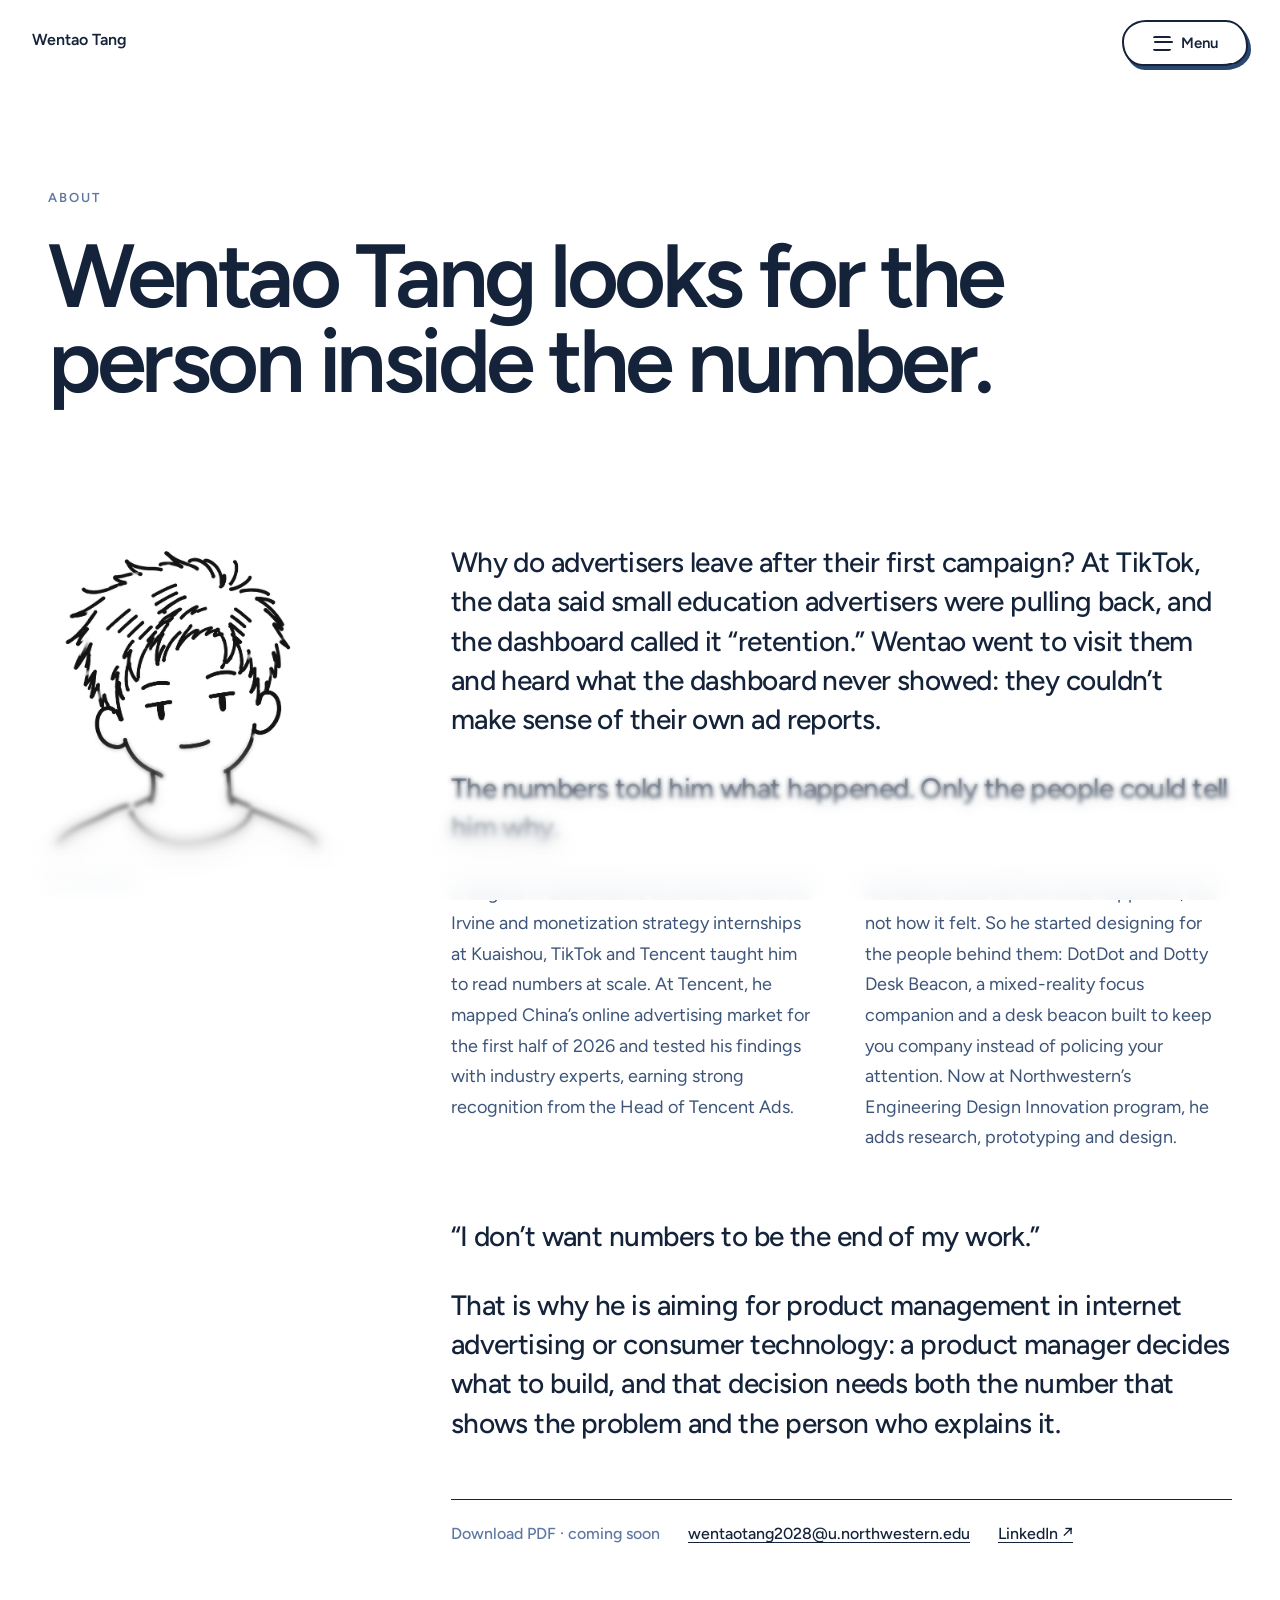
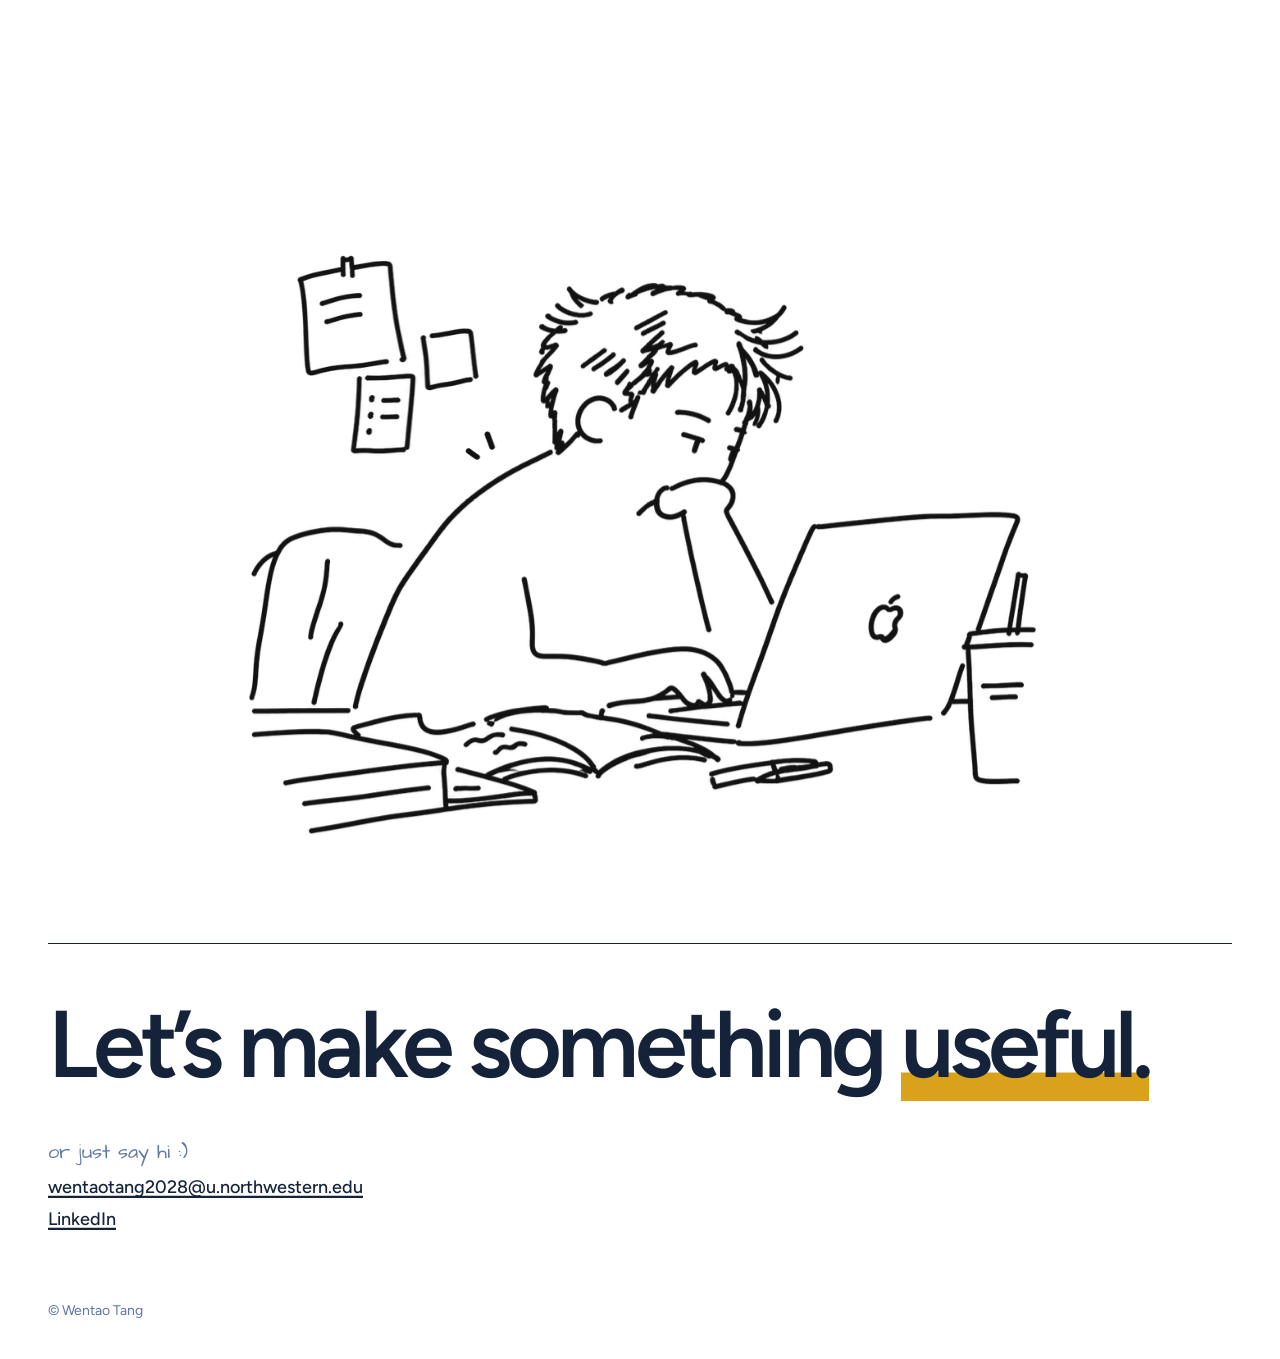
<file: about.html>
<!doctype html>
<html lang="en">
<head>
<meta charset="utf-8">
<meta name="viewport" content="width=device-width,initial-scale=1">
<title>About — Wentao Tang</title>

<link rel="preconnect" href="https://fonts.googleapis.com">
<link href="https://fonts.googleapis.com/css2?family=Figtree:wght@400;500;600&family=Architects+Daughter&display=swap" rel="stylesheet">
<style>
body{margin:0;background:#FFFFFF}
a{color:inherit;text-decoration:none}
.note{font-family:'Architects Daughter',cursive}
.disp{font-weight:600;letter-spacing:-.06em;line-height:.88;font-size:clamp(96px,14vw,210px)}
.h2{font-weight:600;letter-spacing:-.05em;line-height:.95;font-size:clamp(56px,7vw,104px)}
.h3{font-weight:600;letter-spacing:-.03em;line-height:1.1;font-size:26px}
.lead{font-weight:500;letter-spacing:-.015em;line-height:1.4;font-size:24px}
.body{font-size:18px;line-height:1.6}
.hl{box-shadow:inset 0 -.3em 0 #DAA21B}
/* ---------- hand-drawn menu: one shape that grows from button to panel ---------- */
:root{--morph:cubic-bezier(.7,0,.2,1)}
.logo{position:absolute;top:14px;left:16px;padding:16px 16px;font-size:16px;font-weight:600;z-index:30}
.mn{position:absolute;top:20px;right:32px;z-index:20;outline:none;color:#14233A;width:126px;height:46px;transition:width .8s var(--morph),height .8s var(--morph)}
.mn:hover,.mn:focus-within{width:330px;height:478px}
.ln{position:absolute;inset:0;background:#fff;border:2.5px solid #14233A;box-sizing:border-box;border-radius:24px 22px 26px 20px / 21px 26px 20px 24px;box-shadow:3px 4px 0 #2A476F;filter:url(#boil2);transition:border-radius .8s var(--morph),box-shadow .8s var(--morph)}
.mn:hover .ln,.mn:focus-within .ln{border-radius:34px 28px 36px 26px / 28px 36px 26px 34px;box-shadow:7px 8px 0 #2A476F}
.mb{position:absolute;left:0;top:0;width:100%;height:46px;display:flex;align-items:center;justify-content:center;gap:10px;font-size:15px;font-weight:600;cursor:pointer;transition:opacity .25s ease .1s}
.mb i{width:18px;height:11px;border-top:2px solid #14233A;border-bottom:2px solid #14233A;position:relative;border-radius:2px}
.mb i:after{content:'';position:absolute;left:1px;right:-2px;top:3px;border-top:2px solid #14233A;border-radius:2px}
.mb .note{display:none}
.mn:hover .mb,.mn:focus-within .mb{opacity:0;transition:opacity .15s ease;pointer-events:none}
.in2{position:absolute;left:0;top:0;width:330px;box-sizing:border-box;padding:22px 33px 30px 26px;opacity:0;visibility:hidden;transition:opacity .2s ease,visibility 0s .2s}
.mn:hover .in2,.mn:focus-within .in2{opacity:1;visibility:visible;transition:opacity .45s ease .35s,visibility 0s .35s}
.in2 .pt,.in2 .mi,.in2 .pf2{opacity:0;transform:translateY(8px);transition:opacity .2s ease,transform .2s ease}
.mn:hover .in2 .pt,.mn:hover .in2 .mi,.mn:hover .in2 .pf2,.mn:focus-within .in2 .pt,.mn:focus-within .in2 .mi,.mn:focus-within .in2 .pf2{opacity:1;transform:none;transition:opacity .6s var(--ease),transform .7s var(--ease)}
.mn:hover .in2 .pt,.mn:focus-within .in2 .pt{transition-delay:.35s}
.mn:hover .in2 .mi:nth-of-type(1),.mn:focus-within .in2 .mi:nth-of-type(1){transition-delay:.42s}
.mn:hover .in2 .mi:nth-of-type(2),.mn:focus-within .in2 .mi:nth-of-type(2){transition-delay:.48s}
.mn:hover .in2 .mi:nth-of-type(3),.mn:focus-within .in2 .mi:nth-of-type(3){transition-delay:.54s}
.mn:hover .in2 .mi:nth-of-type(4),.mn:focus-within .in2 .mi:nth-of-type(4){transition-delay:.6s}
.mn:hover .in2 .pf2,.mn:focus-within .in2 .pf2{transition-delay:.68s}
.pt{font-size:16px;color:#5E77A3;margin-bottom:6px}
.mi{display:flex;align-items:center;gap:14px;padding:13px 0;border-top:1.5px dashed #C9D6E8;color:#14233A}
.mn1{width:30px;font-size:16px;color:#5E77A3}
.mn2{flex:0 1 auto;font-size:30px;font-weight:600;letter-spacing:-.04em;line-height:1;padding-bottom:3px;background:linear-gradient(#DAA21B,#DAA21B) 0 100%/0 3px no-repeat;transition:background-size .6s var(--ease)}
.mi:hover .mn2,.mi.on .mn2{background-size:100% 3px}
.chip{display:inline-flex;align-items:center;justify-content:center;min-width:34px;height:34px;padding:0 4px;box-sizing:border-box;font-size:15px;font-weight:600;border:2px solid #14233A;border-radius:55% 45% 52% 48% / 48% 54% 46% 52%;background:#fff;transition:background .5s var(--ease)}
.mi .chip{margin-left:auto;visibility:hidden}
.mi:hover .chip,.mi.on .chip{visibility:visible;background:#E0F1FF}
.pf2{border-top:1.5px dashed #C9D6E8;padding-top:16px;display:flex;flex-direction:column;gap:12px}
.mailc{font-size:14px;font-weight:500;box-shadow:inset 0 -1px 0 #14233A;align-self:flex-start}
.soc{display:flex;gap:10px}
.soc .chip:hover{background:#DAA21B}
.cp{font-size:13px;color:#5E77A3}
@media (prefers-reduced-motion:reduce){.mn,.ln,.in2,.in2 *{transition:none!important}}

/* ---------- illustrations: quiet idle, distinct hover ---------- */
:root{--ease:cubic-bezier(.22,.61,.36,1)}
.art{position:relative;cursor:default}
.art img{position:absolute;display:block;-webkit-user-drag:none;user-select:none}
.art .base{inset:0;width:100%;height:100%;transform-origin:50% 100%;animation:breathe 4.8s ease-in-out infinite}
@keyframes breathe{0%,100%{transform:scale(1,1) rotate(-.5deg)}50%{transform:scale(1.01,1.026) rotate(.5deg)}}
.L{will-change:transform,opacity}
.L.sway{transform-origin:50% 0;animation:swayL 4.2s ease-in-out infinite}
@keyframes swayL{0%,100%{transform:rotate(-3deg)}50%{transform:rotate(3deg)}}
.L.blink{transform-origin:50% 50%;animation:sparkL 3s ease-in-out infinite}
@keyframes sparkL{0%,60%,100%{opacity:1}74%,86%{opacity:.15}}
.L.heart{transform-origin:50% 100%;opacity:0;animation:heartL 3.6s var(--ease) infinite}
@keyframes heartL{0%{opacity:0;transform:translateY(8px)}18%{opacity:1}45%,100%{opacity:0;transform:translateY(-40px)}}
.L.float{animation:floatL 4.6s ease-in-out infinite}
.L.float.b{animation-delay:-1.5s}.L.float.c{animation-delay:-3s}
@keyframes floatL{0%,100%{transform:translateY(0)}50%{transform:translateY(-11px)}}
.L.z{transform-origin:0 100%;animation:zL 4.8s var(--ease) infinite}
.L.z2{animation-delay:-1.6s}.L.z3{animation-delay:-3.2s}
@keyframes zL{0%{opacity:0;transform:translate(0,8px)}25%{opacity:1}70%,100%{opacity:0;transform:translate(18px,-34px)}}
.L.pulse{transform-origin:50% 50%;animation:pulseL 4s ease-in-out infinite}
@keyframes pulseL{0%,100%{transform:scale(1)}50%{transform:scale(1.09)}}
.L.hand{animation:handL 4.2s var(--ease) infinite}
@keyframes handL{0%,55%,100%{transform:rotate(0)}60%{transform:rotate(-12deg)}72%{transform:rotate(5deg)}84%{transform:rotate(-8deg)}92%{transform:rotate(2deg)}}
.L.brush{animation:brushL 3.6s ease-in-out infinite}
@keyframes brushL{0%,100%{transform:rotate(-3deg)}50%{transform:rotate(4deg)}}
.art .base.tilt{transform-origin:50% 100%;animation:tiltL 6s ease-in-out infinite}
@keyframes tiltL{0%,100%{transform:rotate(-1.8deg)}50%{transform:rotate(1.8deg)}}

/* hover: each character answers differently */
/* wave -- leans in and waves properly */
.k-wave:hover .base{animation:waveLean 2.4s ease-in-out infinite}
@keyframes waveLean{0%,100%{transform:rotate(0)}50%{transform:rotate(-.9deg)}}
.k-wave:hover .L.hand{animation:waveHi 1.5s ease-in-out infinite;transform-origin:50% 100%}
@keyframes waveHi{0%,100%{transform:rotate(2deg)}30%{transform:rotate(-14deg)}60%{transform:rotate(6deg)}80%{transform:rotate(-8deg)}}
.k-wave:hover .L.blink{animation-duration:1.4s}
/* charts -- the pieces drift apart, like a layout being arranged */
.k-charts .L{transition:transform 1s var(--ease)}
.k-charts:hover .L.float{animation-play-state:paused}
.k-charts:hover .n-bar{transform:translate(-14px,-10px)}
.k-charts:hover .n-line{transform:translate(12px,-12px)}
.k-charts:hover .n-doc{transform:translate(10px,10px)}
.k-charts:hover .n-pie{transform:translate(-12px,12px) rotate(8deg)}
.k-charts:hover .n-numl{transform:translate(-18px,0)}
.k-charts:hover .n-numr{transform:translate(18px,-4px)}
/* cat -- hearts rise, a small nod */
.k-cat:hover .L.heart{animation:heartHi 2.6s var(--ease) infinite}
@keyframes heartHi{0%{opacity:0;transform:translateY(8px) scale(.96)}25%{opacity:1}100%{opacity:0;transform:translateY(-34px) scale(1.06)}}
.k-cat:hover .base{animation:nod 2.6s ease-in-out infinite}
@keyframes nod{0%,100%{transform:scale(1)}50%{transform:scale(1.004,.992)}}
/* easel -- the brush paints, the sun warms */
.k-easel:hover .L.brush{animation:paint 1.8s ease-in-out infinite}
@keyframes paint{0%,100%{transform:rotate(-4deg) translate(-3px,2px)}50%{transform:rotate(5deg) translate(4px,-3px)}}
.k-easel:hover .L.pulse{animation:glow 2.4s ease-in-out infinite}
@keyframes glow{0%,100%{transform:scale(1) rotate(0)}50%{transform:scale(1.1) rotate(8deg)}}
/* sleep -- deeper breath, the Zs drift up faster */
.k-sleep:hover .base{animation:deep 3.6s ease-in-out infinite}
@keyframes deep{0%,100%{transform:scale(1)}50%{transform:scale(1.004,1.014)}}
.k-sleep:hover .L.z{animation-duration:3.4s}
/* typing -- keys busy, notes flutter */
.k-typing:hover .L.sway{animation:flutter 1.6s ease-in-out infinite}
@keyframes flutter{0%,100%{transform:rotate(-2deg)}50%{transform:rotate(2.2deg)}}
.k-typing:hover .base{animation:type 1.1s ease-in-out infinite;transform-origin:50% 100%}
@keyframes type{0%,100%{transform:translateY(0)}50%{transform:translateY(1.5px)}}
.k-typing:hover .L.blink{animation-duration:1.2s}
/* head -- turns to look at you */
.k-head .base{transition:transform .9s var(--ease)}
.k-head:hover .base{animation:none;transform:rotate(-3deg) translateY(-6px)}

/* ---------- motion for the page: slow, editorial ---------- */
.in{opacity:0;animation:inUp 1.3s var(--ease) both}
.d1{animation-delay:.1s}.d2{animation-delay:.3s}.d3{animation-delay:.1s}.d4{animation-delay:.5s}
@keyframes inUp{from{opacity:0;transform:translateY(18px)}to{opacity:1;transform:none}}
@supports (animation-timeline:view()){
.rv{animation:rvIn linear both;animation-timeline:view();animation-range:entry 0% entry 35%}
@keyframes rvIn{from{opacity:0;transform:translateY(22px)}to{opacity:1;transform:none}}
}
a.u,.lk,.hl{transition:box-shadow .5s var(--ease)}
.pj{display:block}
.pj .ph,.wk .ph{position:relative;aspect-ratio:4/3;border-radius:28px;overflow:hidden;background:#E0F1FF}
.pj .ph img,.wk .ph img{position:absolute;inset:0;width:100%;height:100%;object-fit:cover;transition:transform 1.4s cubic-bezier(.22,.61,.36,1)}
.pj:hover .ph img,.wk:hover .ph img{transform:scale(1.025)}
.scroller{display:flex;gap:24px;overflow-x:auto;padding:0 48px 24px;scroll-snap-type:x mandatory;scrollbar-width:thin;scrollbar-color:#14233A transparent}
.scroller .pj{flex:0 0 min(680px,78vw);scroll-snap-align:start}
.pf{position:relative;width:300px;height:380px;border-radius:36px;background:#DAA21B;overflow:hidden}
.pf img{position:absolute;inset:0;width:100%;height:100%;object-fit:contain;transition:opacity .5s ease}
.pf .b{opacity:0;background:#E0F1FF}
.pf:hover .b{opacity:1}
.pf:hover .a{opacity:0}
.ft a.u{box-shadow:inset 0 -.12em 0 #14233A}
@media (prefers-reduced-motion:reduce){.art .base,.L,.in,.rv{animation:none!important;opacity:1!important}.L.heart{opacity:0!important}}
.mg{display:grid;grid-template-columns:repeat(12,minmax(0,1fr));column-gap:24px}
.mg .ph{position:relative;overflow:hidden;border-radius:28px;background:#E0F1FF}
.mg .ph img{position:absolute;inset:0;width:100%;height:100%;object-fit:cover;transition:transform 1.4s cubic-bezier(.22,.61,.36,1)}
.mg .ph:hover img{transform:scale(1.025)}
.mg .no{font-weight:600;letter-spacing:-.06em;line-height:.85;font-size:clamp(72px,9vw,140px);color:#2A476F}
.mg .nm{font-weight:600;letter-spacing:-.04em;line-height:1;font-size:clamp(32px,3.4vw,48px);margin-top:14px}

/* ---------- scroll: plain, calm reveal (fade up once into view) ---------- */
@supports (animation-timeline:view()){
.mg .ph,.mg>div:not(.ph),.wk,.rd,.h2.rv,.lead.rv,.pj{animation:rvIn linear both;animation-timeline:view();animation-range:entry 0% entry 30%}
.art{animation:rvIn linear both;animation-timeline:view();animation-range:entry 0% entry 30%}
.ab .art{animation:none}
.hp3{animation:inUp 1.2s var(--ease) .1s both}
.hp4{animation:inUp 1.2s var(--ease) .5s both}
.hp3 .art{animation:none}
}
@media (prefers-reduced-motion:reduce){.art,.ph,.mg>div,.wk,.rd,.h2,.lead,.hp3,.hp4{animation:none!important;opacity:1!important}}

/* ---------- name entrance: letters rise out of a mask, then spring on hover ---------- */
.chw{display:inline-block;overflow:hidden;padding:.14em .08em .3em;margin:-.14em -.08em -.3em}
.ch{display:inline-block;transition:translate .55s cubic-bezier(.34,1.56,.64,1),rotate .55s cubic-bezier(.34,1.56,.64,1),color .4s ease}


/* ---------- progressive blur fixed to the bottom of the viewport ---------- */
.vfade{position:fixed;left:0;right:0;bottom:0;height:170px;z-index:15;pointer-events:none}
.vfade i{position:absolute;inset:0}
.vfade i:nth-child(1){backdrop-filter:blur(2px);-webkit-backdrop-filter:blur(2px);-webkit-mask-image:linear-gradient(to bottom,transparent 0%,#000 40%);mask-image:linear-gradient(to bottom,transparent 0%,#000 40%)}
.vfade i:nth-child(2){backdrop-filter:blur(6px);-webkit-backdrop-filter:blur(6px);-webkit-mask-image:linear-gradient(to bottom,transparent 30%,#000 70%);mask-image:linear-gradient(to bottom,transparent 30%,#000 70%)}
.vfade i:nth-child(3){backdrop-filter:blur(14px);-webkit-backdrop-filter:blur(14px);-webkit-mask-image:linear-gradient(to bottom,transparent 55%,#000 90%);mask-image:linear-gradient(to bottom,transparent 55%,#000 90%)}
.vfade i:nth-child(4){display:none}
.vfade i:nth-child(5){background:linear-gradient(to bottom,rgba(255,255,255,0) 20%,rgba(255,255,255,.4) 65%,rgba(255,255,255,.8) 100%)}
@supports (animation-timeline:scroll()){
.vfade{animation:vfOut linear both;animation-timeline:scroll(root block);animation-range:calc(100% - 200px) 100%}
@keyframes vfOut{from{opacity:1}to{opacity:0}}
}

/* ---------- one button style for the whole site (same as Menu) ---------- */
.big{display:inline-flex;align-items:center;gap:10px;padding:13px 24px;font-size:15px;font-weight:600;color:#14233A;background:#fff;border:2px solid #14233A;border-radius:28px 24px 30px 22px / 24px 30px 22px 28px;box-shadow:3px 4px 0 #2A476F;transition:transform .5s var(--ease),box-shadow .5s var(--ease),background .5s var(--ease)}
.big:hover{transform:translate(2px,2px);box-shadow:1px 2px 0 #2A476F;background:#E0F1FF}
.big span{transition:transform .5s var(--ease)}
.big:hover span{transform:translateX(3px)}

/* hit layer: letters respond even where the character sits in front */
.hw{display:inline-block;pointer-events:auto;cursor:default;padding:.1em 0 .2em;margin:-.1em 0 -.2em}
.hit-block{pointer-events:none}
.hero:has(.hw:hover .hc[style*="--i:0"]) .ch[style*="--i:0"]{translate:0 -.05em;rotate:-4deg;color:#DAA21B}
.hero:has(.hw:hover .hc[style*="--i:1"]) .ch[style*="--i:1"]{translate:0 -.05em;rotate:-4deg;color:#DAA21B}
.hero:has(.hw:hover .hc[style*="--i:2"]) .ch[style*="--i:2"]{translate:0 -.05em;rotate:-4deg;color:#DAA21B}
.hero:has(.hw:hover .hc[style*="--i:3"]) .ch[style*="--i:3"]{translate:0 -.05em;rotate:-4deg;color:#DAA21B}
.hero:has(.hw:hover .hc[style*="--i:4"]) .ch[style*="--i:4"]{translate:0 -.05em;rotate:-4deg;color:#DAA21B}
.hero:has(.hw:hover .hc[style*="--i:5"]) .ch[style*="--i:5"]{translate:0 -.05em;rotate:-4deg;color:#DAA21B}
.hero:has(.hw:hover .hc[style*="--i:6"]) .ch[style*="--i:6"]{translate:0 -.05em;rotate:-4deg;color:#DAA21B}
.hero:has(.hw:hover .hc[style*="--i:7"]) .ch[style*="--i:7"]{translate:0 -.05em;rotate:-4deg;color:#DAA21B}
.hero:has(.hw:hover .hc[style*="--i:8"]) .ch[style*="--i:8"]{translate:0 -.05em;rotate:-4deg;color:#DAA21B}
.hero:has(.hw:hover .hc[style*="--i:9"]) .ch[style*="--i:9"]{translate:0 -.05em;rotate:-4deg;color:#DAA21B}

/* magic-move between pages (cross-document view transition) */
@view-transition{navigation:auto}
.pgc{view-transition-name:pgcover;animation:none!important;opacity:1!important}
::view-transition-group(pgcover){animation-duration:.85s;animation-timing-function:cubic-bezier(.7,0,.2,1)}
::view-transition-old(pgcover),::view-transition-new(pgcover){height:100%;animation-duration:.85s}
::view-transition-old(root){animation-duration:.3s}
::view-transition-new(root){animation-duration:.5s;animation-delay:.15s}
@media (prefers-reduced-motion:reduce){::view-transition-group(*),::view-transition-old(*),::view-transition-new(*){animation:none!important}}

.ab{display:grid;grid-template-columns:repeat(12,minmax(0,1fr));column-gap:24px}
.ab p{margin:0 0 30px}
.rd{font-size:19px;line-height:1.75;color:#3C5478}
.lk{box-shadow:inset 0 -1px 0 #14233A}
@media (max-width:820px){.ab{display:block}}
</style>

<style>
.pf-lead{font-size:28px;line-height:1.4;font-weight:500;letter-spacing:-.02em;color:#14233A;margin:0 0 64px}
.pf-halves{display:grid;grid-template-columns:1fr 1fr;gap:48px;margin:0 0 64px}
.pf-h p{font-size:18px;line-height:1.7;color:#3C5478;margin:0}
@supports (animation-timeline:view()){
.pf-lead,.pf-h{animation:rvIn linear both;animation-timeline:view();animation-range:entry 0% entry 30%}
.pf-h2{animation-range:entry 8% entry 38%}
}
@media (prefers-reduced-motion:reduce){.pf-lead,.pf-h{animation:none!important;opacity:1!important}}
@media (max-width:820px){.pf-halves{grid-template-columns:1fr;gap:32px}}
</style>
</head>
<body>

<div style="background:#FFFFFF;color:#14233A;font-family:'Figtree',system-ui,sans-serif;position:relative;overflow-x:clip">
<svg width="0" height="0" style="position:absolute" aria-hidden="true"><filter id="boil" x="0" y="0" width="100%" height="100%"><feTurbulence type="fractalNoise" baseFrequency="0.011" numOctaves="2" seed="1" result="n"></feTurbulence><feDisplacementMap in="SourceGraphic" in2="n" scale="2" xChannelSelector="R" yChannelSelector="G"/></filter><filter id="boil2" x="-10%" y="-10%" width="125%" height="125%"><feTurbulence type="fractalNoise" baseFrequency="0.02" numOctaves="2" seed="3" result="n"></feTurbulence><feDisplacementMap in="SourceGraphic" in2="n" scale="2" xChannelSelector="R" yChannelSelector="G"/></filter></svg>
<div class="mn" tabindex="0"><div class="ln"></div><div class="mb"><i></i>Menu<span class="note">about</span></div><div class="in2"><div class="pt note">where to? :)</div><a class="mi" href="index.html"><span class="mn1 note">01</span><span class="mn2">Home</span><span class="chip">&#8594;</span></a><a class="mi" href="work.html"><span class="mn1 note">02</span><span class="mn2">Work</span><span class="chip">&#8594;</span></a><a class="mi on" href="about.html"><span class="mn1 note">03</span><span class="mn2">About</span><span class="chip">&#8594;</span></a><a class="mi" href="#contact"><span class="mn1 note">04</span><span class="mn2">Contact</span><span class="chip">&#8594;</span></a><div class="pf2"><a class="mailc" href="mailto:wentaotang2028@u.northwestern.edu">wentaotang2028@u.northwestern.edu</a><div class="soc"><a class="chip" href="https://www.linkedin.com/in/wentaotang/">in</a><a class="chip" href="mailto:wentaotang2028@u.northwestern.edu">@</a></div><div class="cp">&copy; Wentao Tang</div></div></div></div>
<a class="logo" href="index.html">Wentao Tang</a><div class="vfade" aria-hidden="true"><i></i><i></i><i></i><i></i><i></i></div>

<section style="padding:190px 48px 0">
<div style="max-width:1280px;margin:0 auto">
<div style="font-size:13px;letter-spacing:.16em;font-weight:600;color:#5E77A3;margin-bottom:28px">ABOUT</div>
<h1 class="h2 rv" style="margin:0;max-width:1100px">Wentao Tang looks for the person inside the number.</h1>
</div>
</section>

<section style="padding:140px 48px 140px">
<div class="ab" style="max-width:1280px;margin:0 auto;align-items:start">
<div style="grid-column:1/4;position:sticky;top:48px">
<div style="width:100%;max-width:290px"><div class="art k-head" style="width:100%;aspect-ratio:693/777" role="img" aria-label="Line drawing portrait of Wentao"><img class="base tilt" src="assets/new/me_head.png" alt=""></div></div>
<div class="note" style="margin-top:14px;font-size:18px;color:#5E77A3">hi, it’s me :)</div>
</div>
<div style="grid-column:5/13">
<p class="pf-lead">Why do advertisers leave after their first campaign? At TikTok, the data said small education advertisers were pulling back, and the dashboard called it “retention.” Wentao went to visit them and heard what the dashboard never showed: they couldn’t make sense of their own ad reports.</p>
<p class="pf-lead">The numbers told him what happened. Only the people could tell him why.</p>
<div class="pf-halves">
<div class="pf-h"><p>A degree in Quantitative Economics from UC Irvine and monetization strategy internships at Kuaishou, TikTok and Tencent taught him to read numbers at scale. At Tencent, he mapped China’s online advertising market for the first half of 2026 and tested his findings with industry experts, earning strong recognition from the Head of Tencent Ads.</p></div>
<div class="pf-h pf-h2"><p>Numbers could tell him what happened, but not how it felt. So he started designing for the people behind them: DotDot and Dotty Desk Beacon, a mixed-reality focus companion and a desk beacon built to keep you company instead of policing your attention. Now at Northwestern’s Engineering Design Innovation program, he adds research, prototyping and design.</p></div>
</div>
<p class="pf-lead">“I don’t want numbers to be the end of my work.”</p>
<p class="pf-lead" style="margin:0">That is why he is aiming for product management in internet advertising or consumer technology: a product manager decides what to build, and that decision needs both the number that shows the problem and the person who explains it.</p>
<div style="margin-top:56px;padding-top:24px;border-top:1px solid #14233A;display:flex;gap:28px;flex-wrap:wrap;font-size:16px;font-weight:500">
<span style="color:#5E77A3">Download PDF · coming soon</span>
<a class="lk" href="mailto:wentaotang2028@u.northwestern.edu">wentaotang2028@u.northwestern.edu</a>
<a class="lk" href="https://www.linkedin.com/in/wentaotang/">LinkedIn ↗</a>
</div>
</div>
</div>
</section>

<div style="max-width:820px;margin:0 auto;padding:0 48px 40px">
<div class="art k-typing " style="width:100%;aspect-ratio:1254/1254" role="img" aria-label="Line drawing of Wentao working at a laptop"><img class="base" src="assets/new/typing_base.png" alt=""><img class="L sway n-notes" src="assets/new/typing_notes.png" alt="" style="left:7.66%;top:20.57%;width:25.20%;height:25.92%"><img class="L blink n-spark" src="assets/new/typing_spark.png" alt="" style="left:28.15%;top:41.87%;width:4.70%;height:4.63%"></div>
</div>
<section id="contact" class="ft" style="border-top:1px solid #14233A;margin:0 48px;padding:56px 0 40px">
<div style="display:flex;justify-content:space-between;gap:48px;flex-wrap:wrap;align-items:flex-end">
<h2 class="h2" style="margin:0;font-size:clamp(56px,7.4vw,112px)">Let’s make something <span class="hl">useful.</span></h2>
<div style="display:flex;flex-direction:column;gap:10px;font-size:18px;font-weight:500;min-width:260px">
<span class="note" style="font-size:20px;color:#5E77A3">or just say hi :)</span>
<a class="u" href="mailto:wentaotang2028@u.northwestern.edu" style="align-self:flex-start">wentaotang2028@u.northwestern.edu</a>
<div style="display:flex;gap:20px"><a class="u" href="https://www.linkedin.com/in/wentaotang/">LinkedIn</a></div>
</div>
</div>
<div style="margin-top:72px;display:flex;justify-content:space-between;flex-wrap:wrap;gap:8px;font-size:14px;color:#5E77A3"><span>© Wentao Tang</span></div>
</section>
</div>

</body>
</html>
</file>
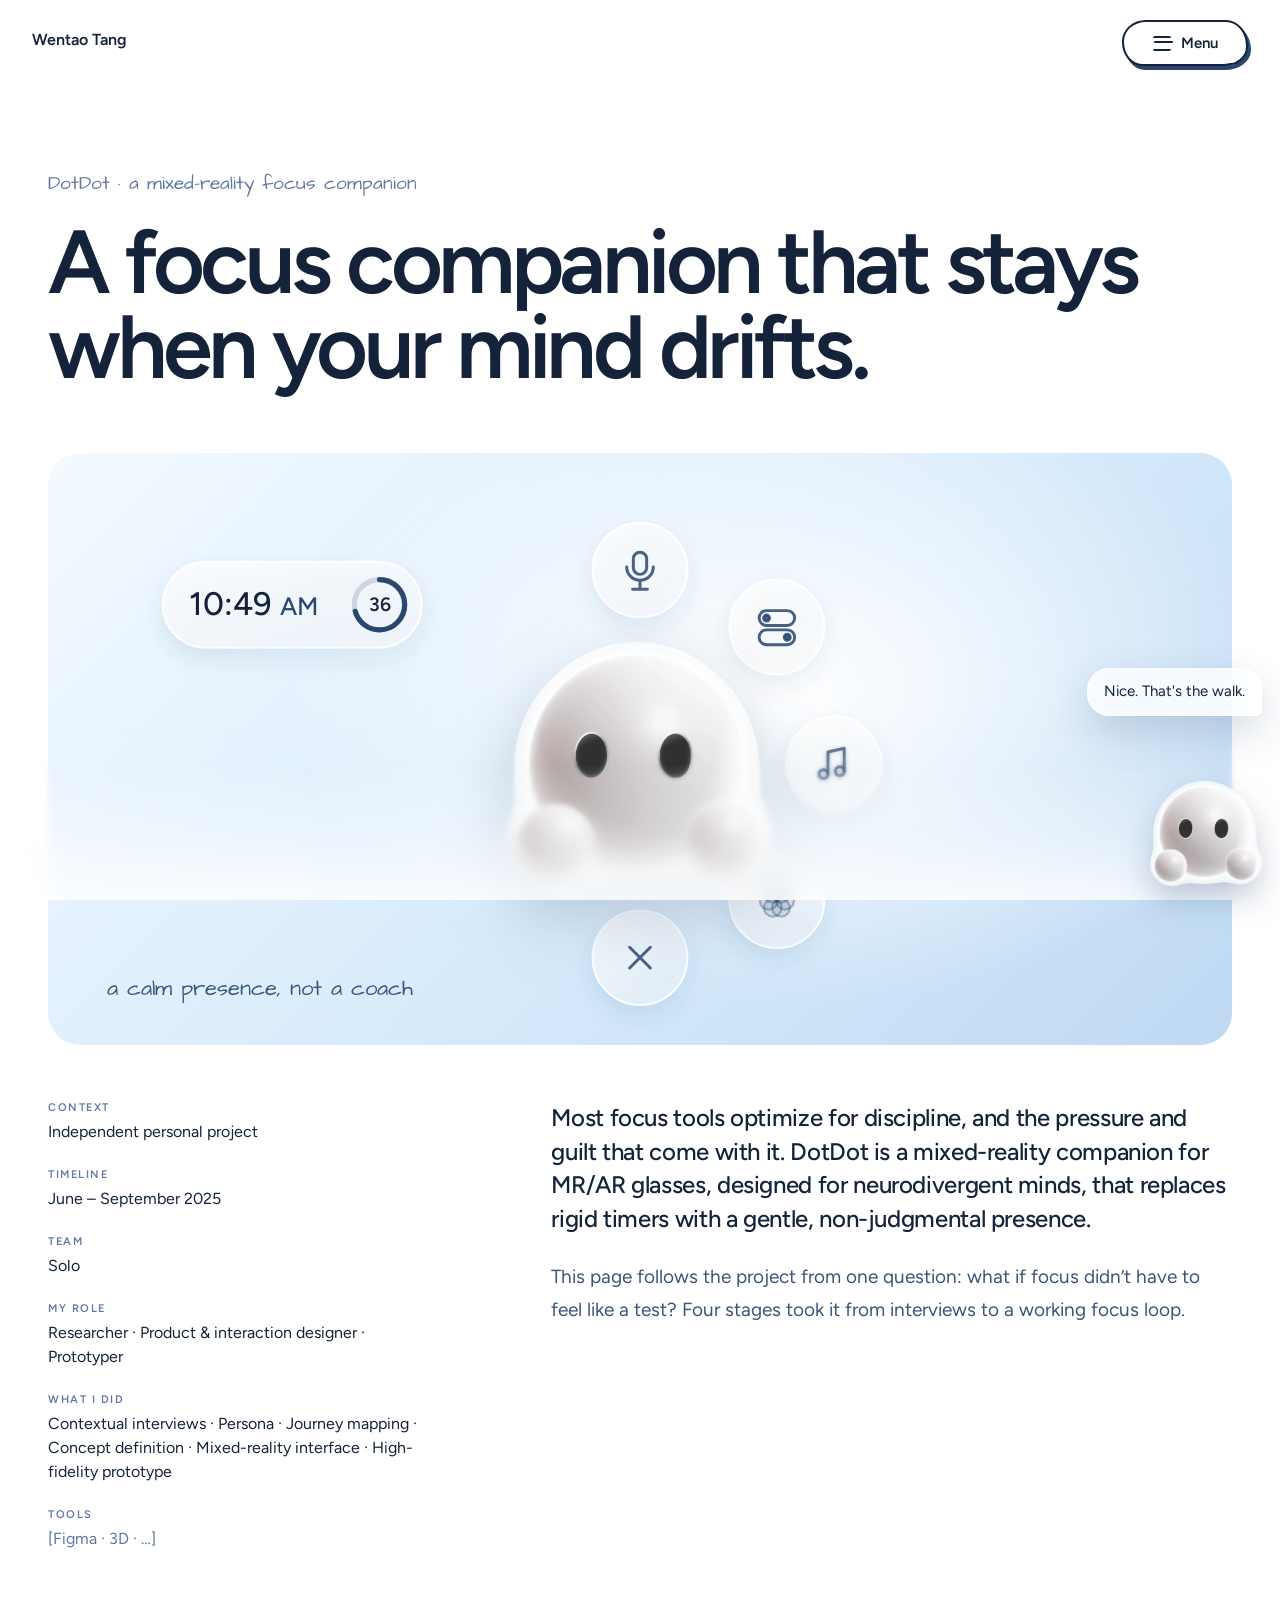
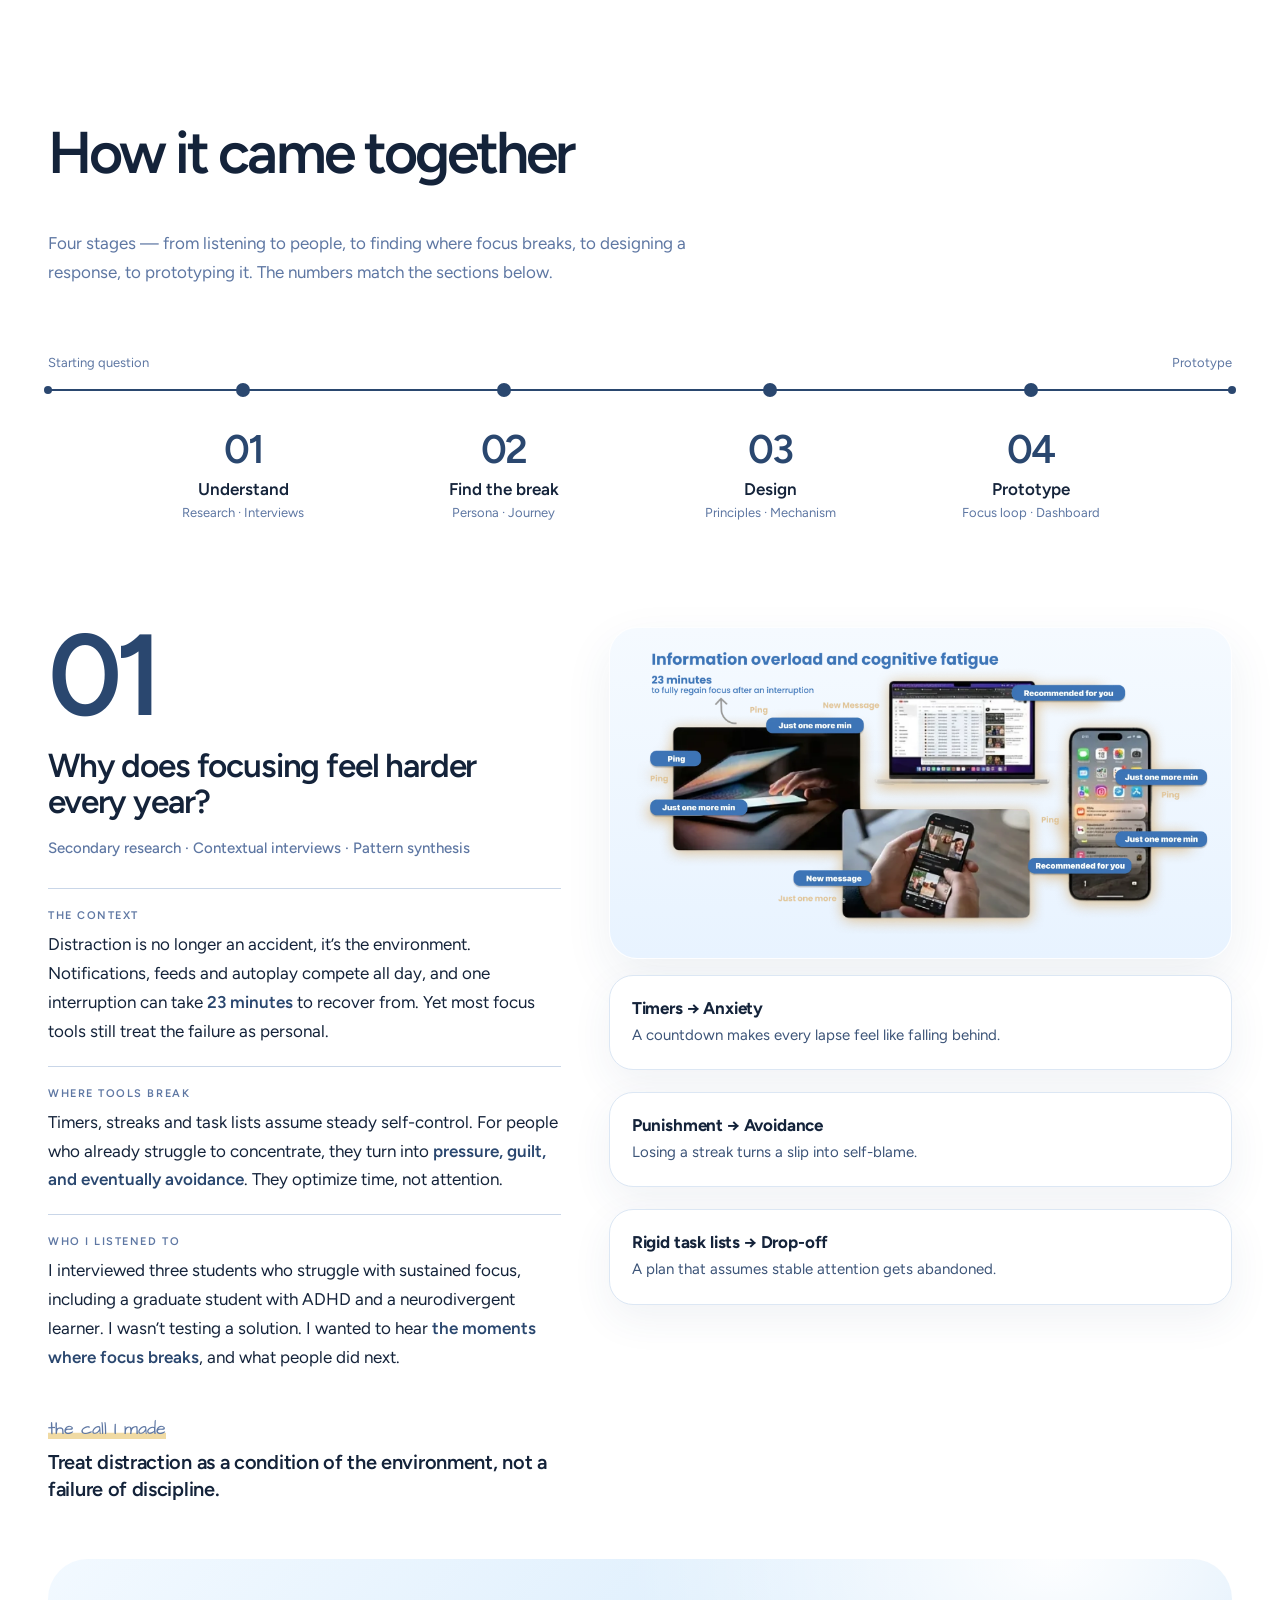
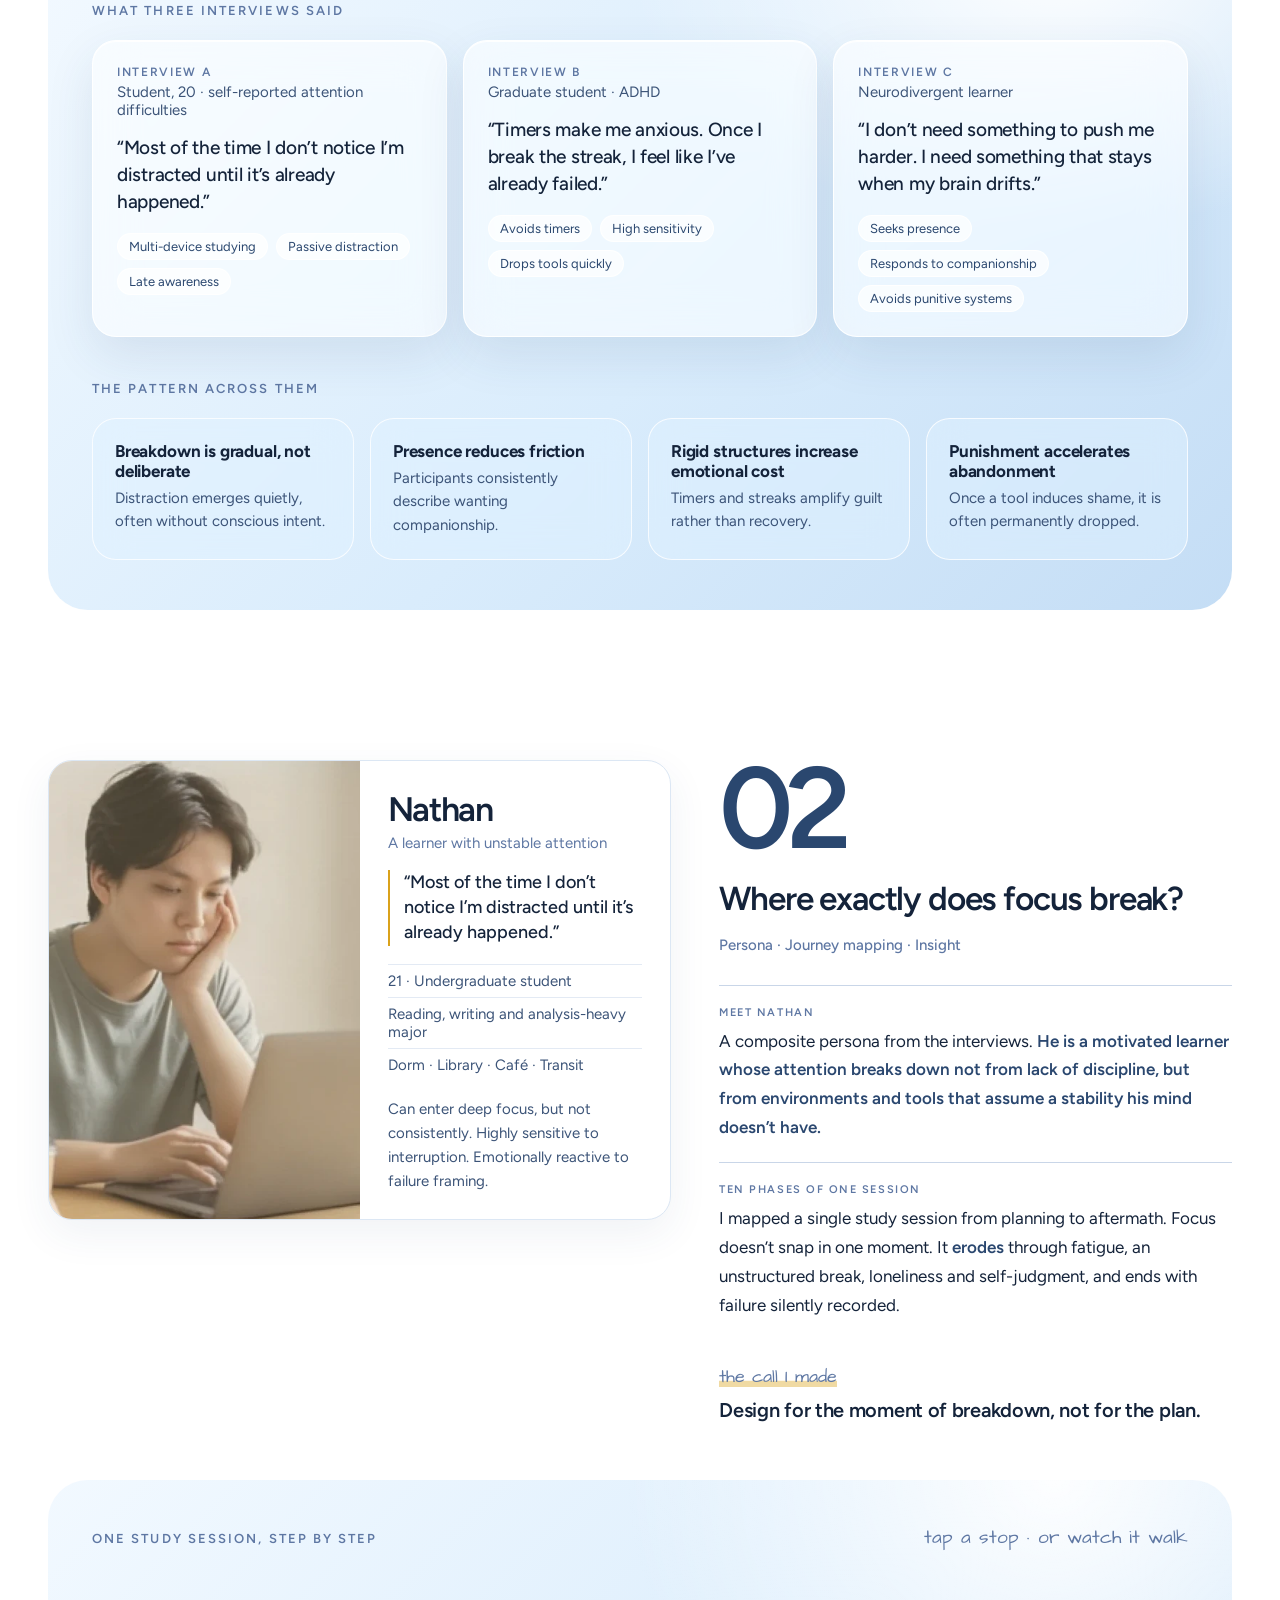
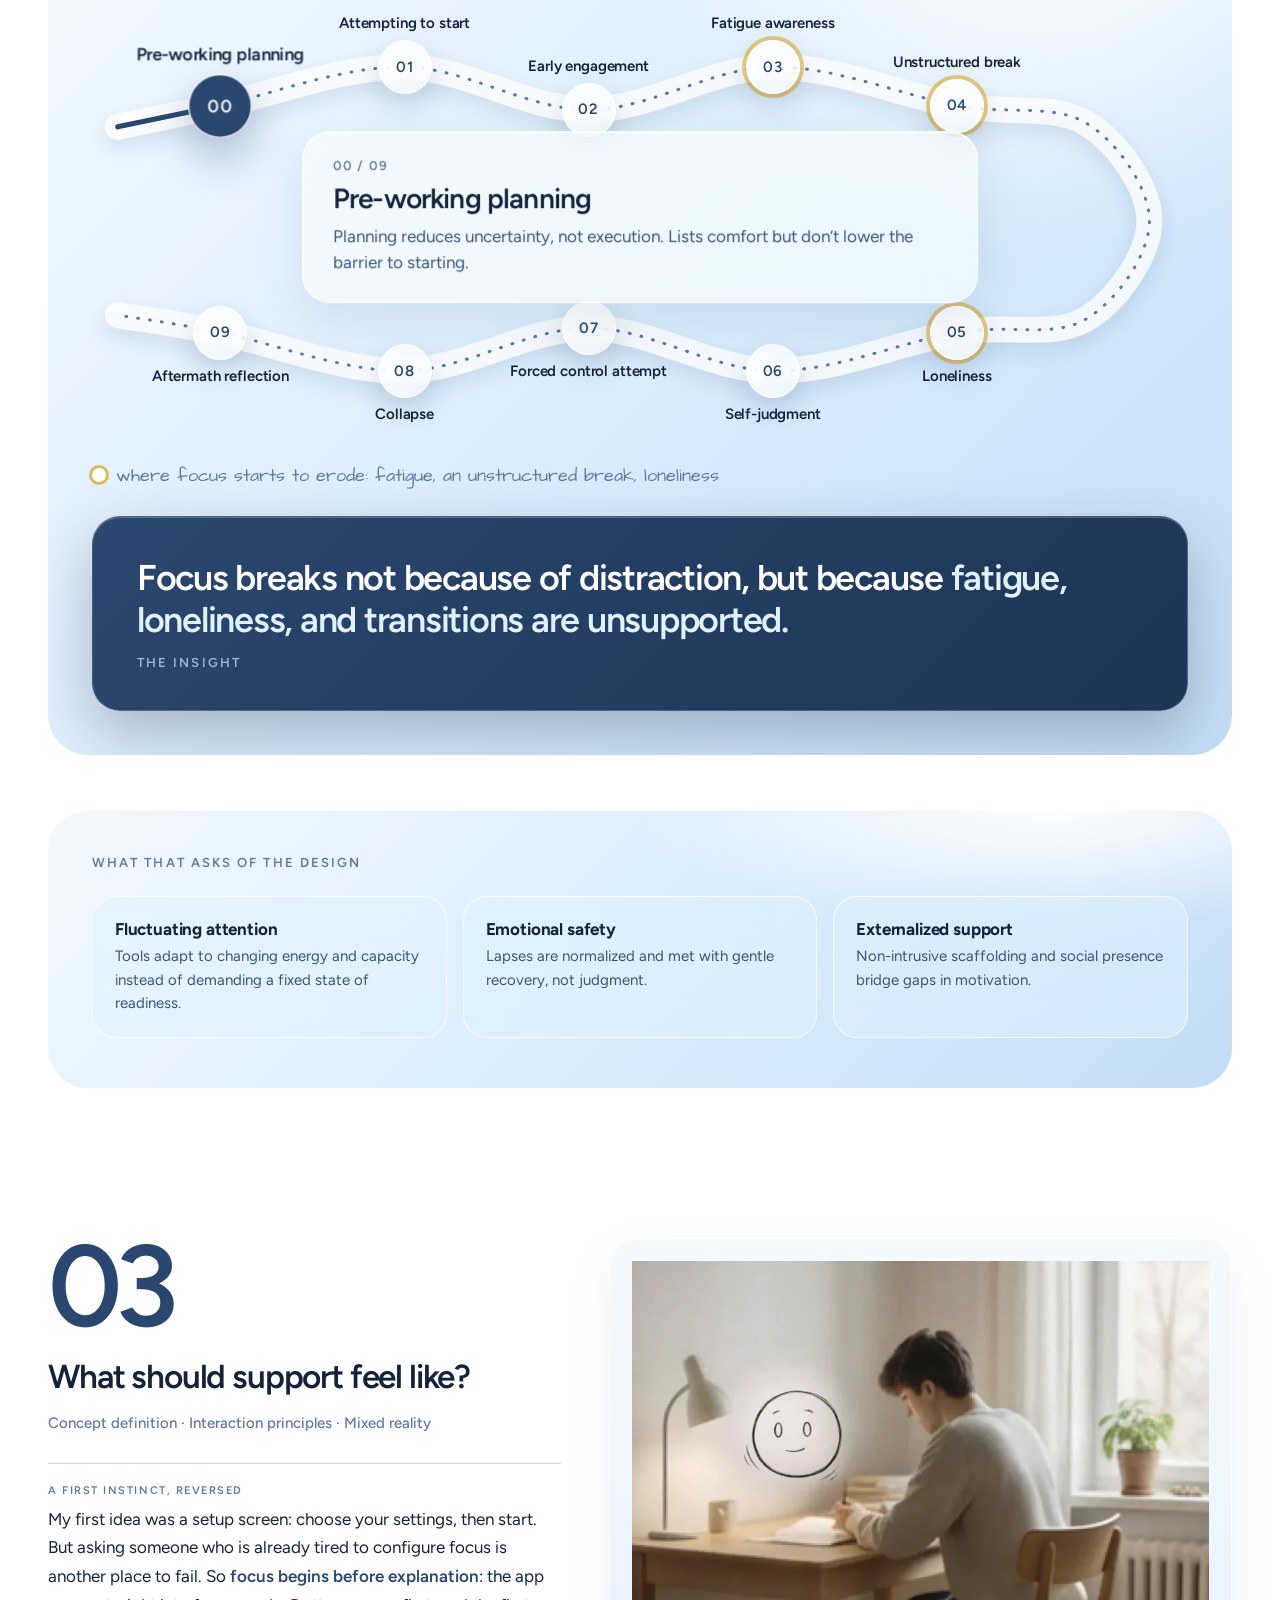
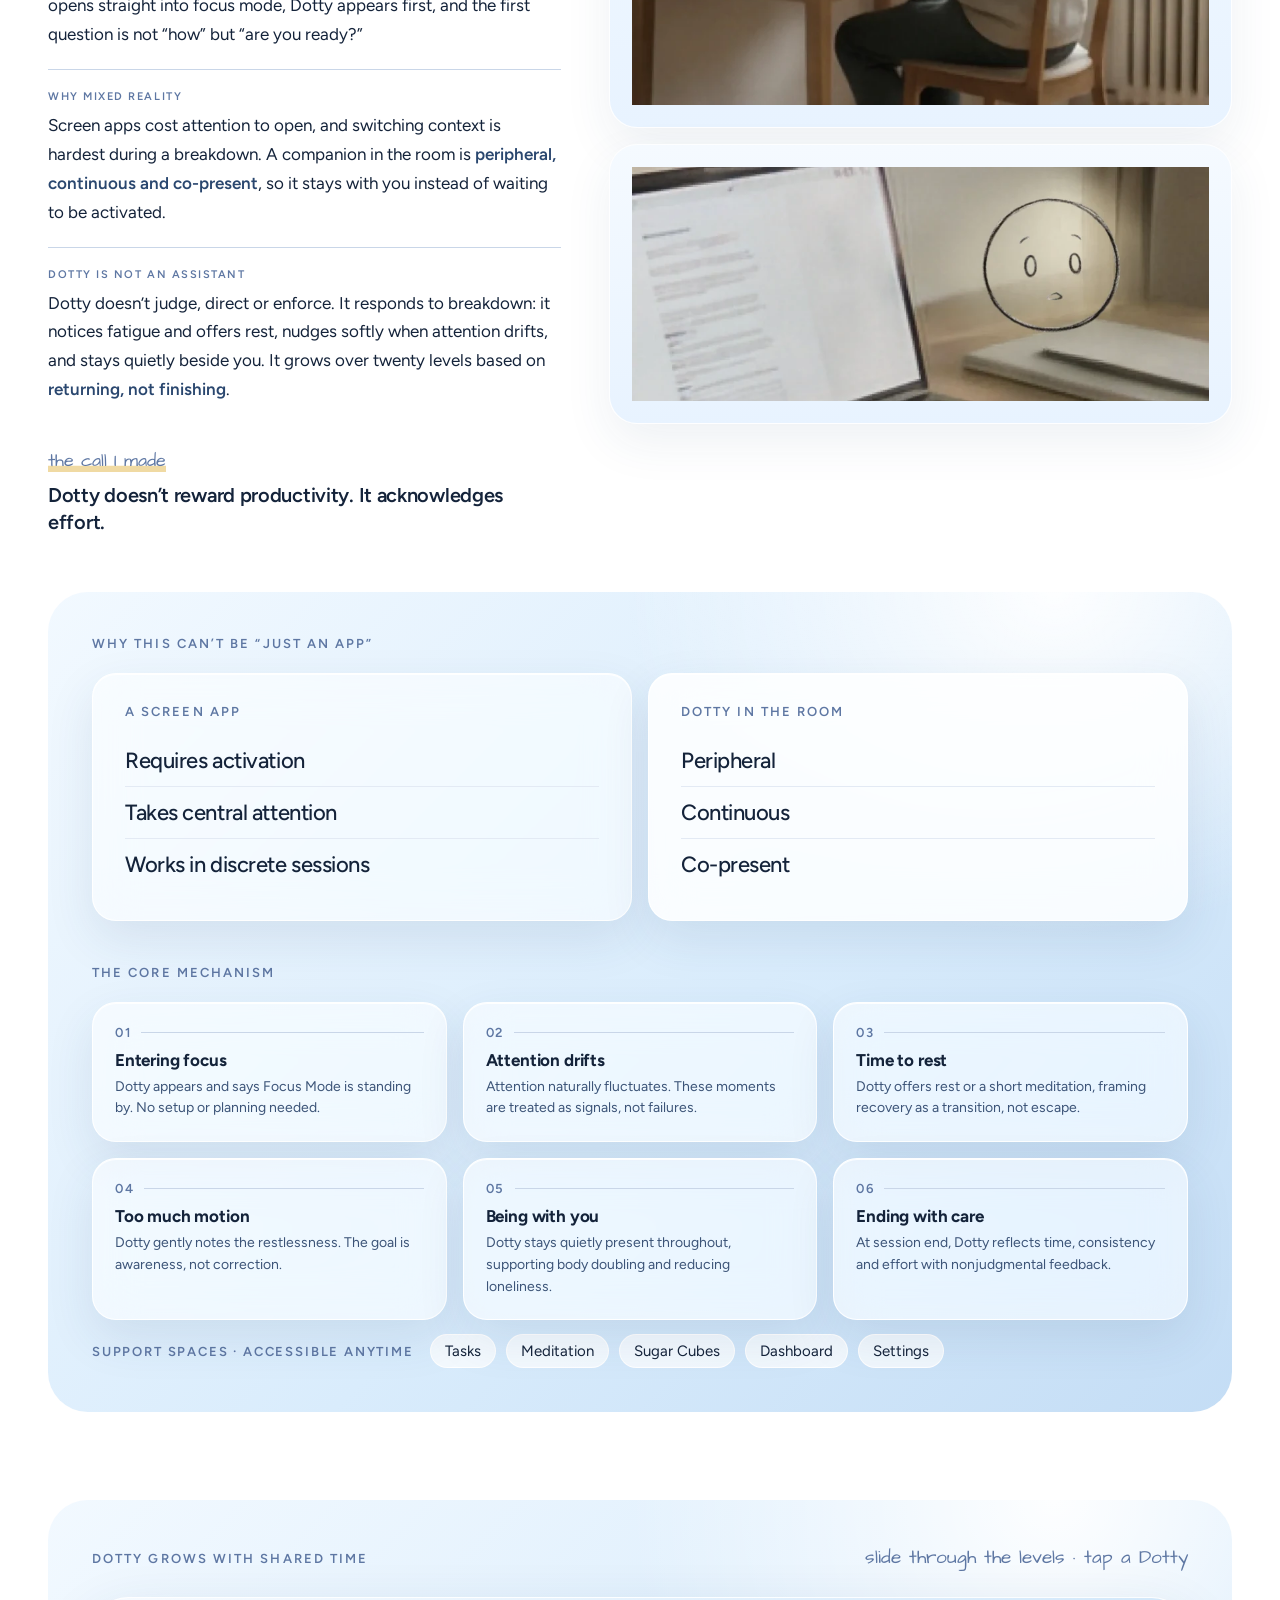
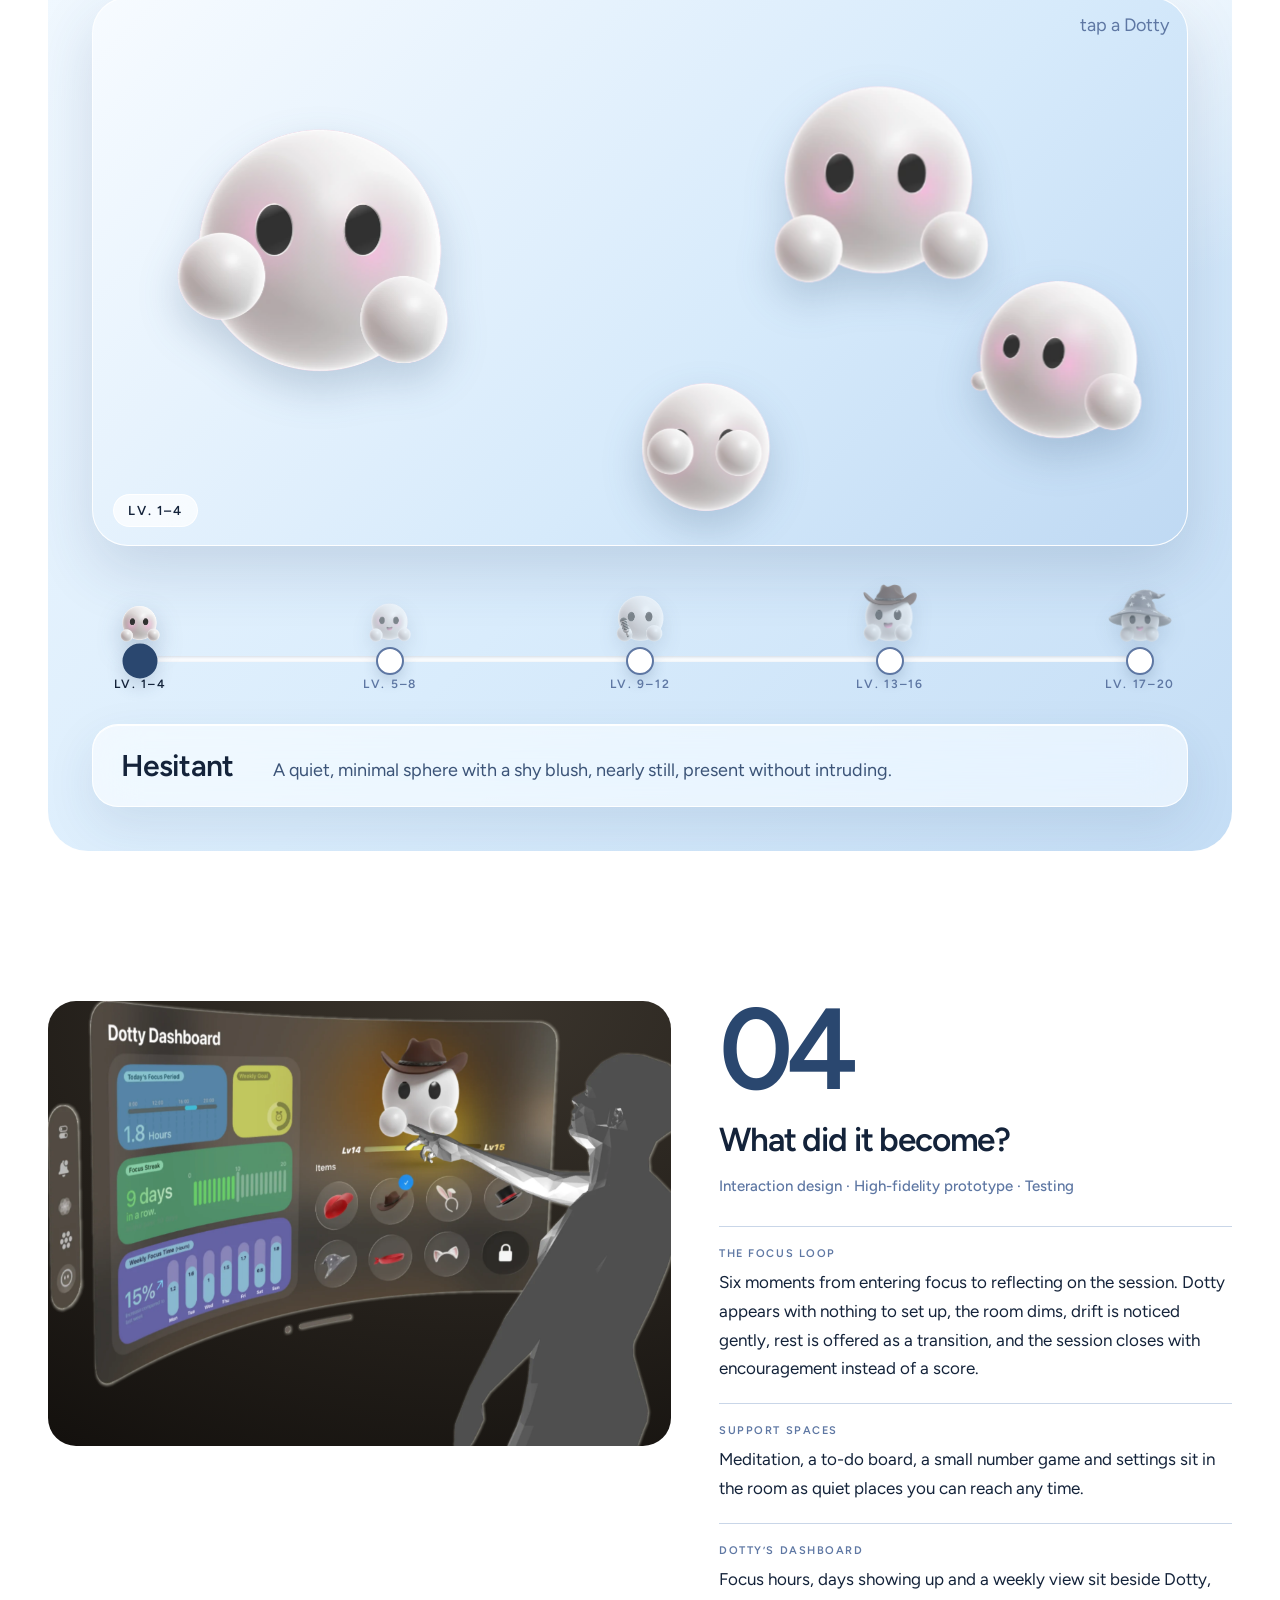
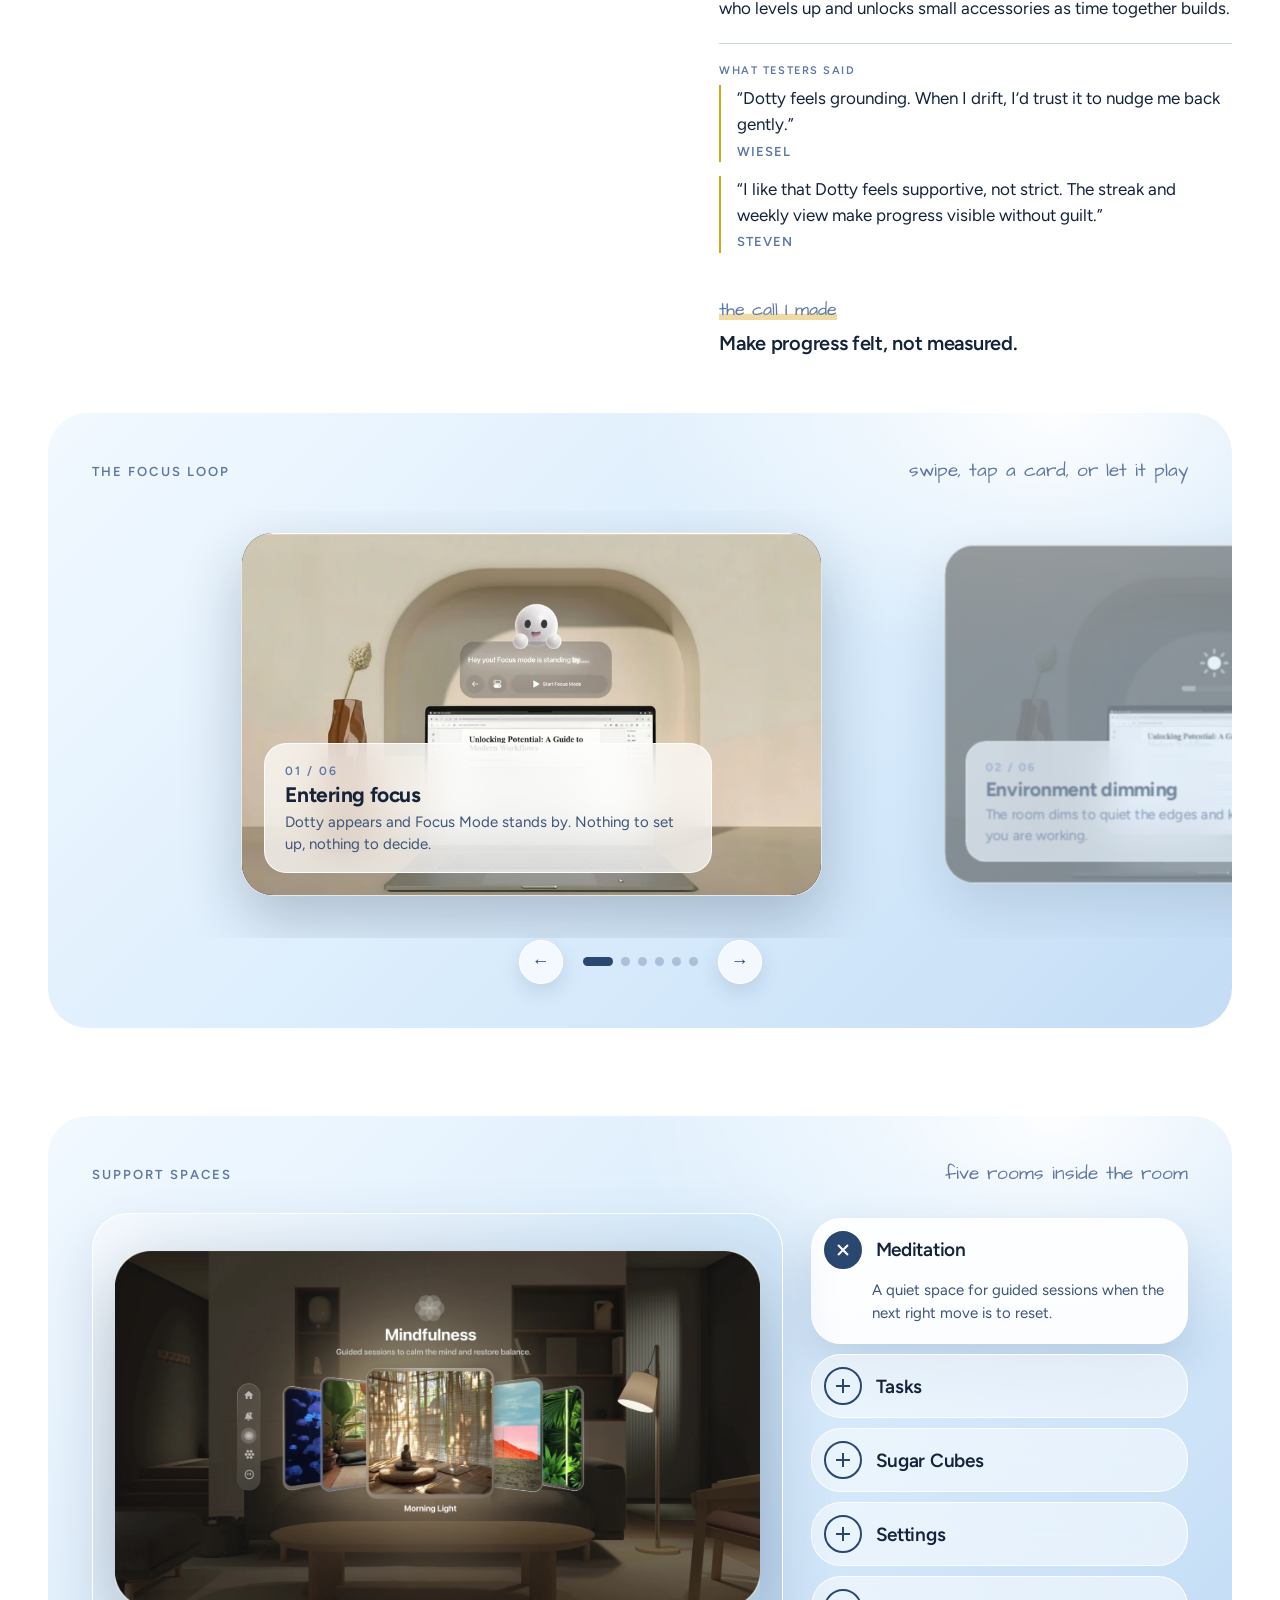
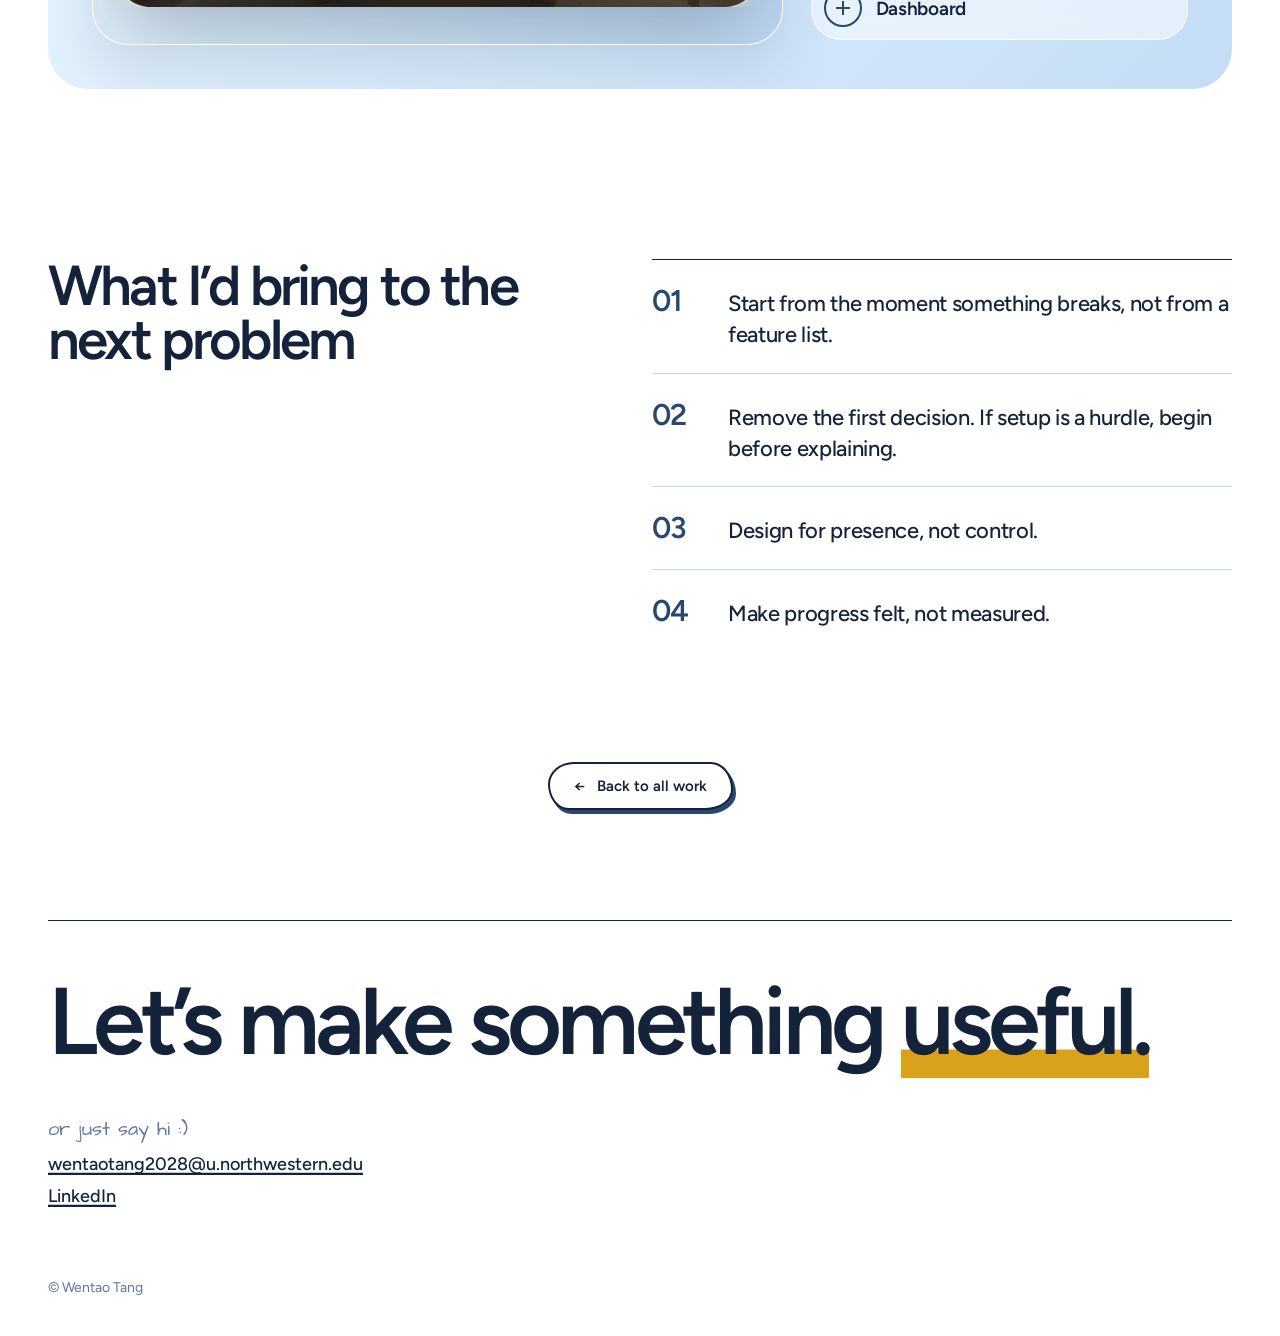
<file: dotdot.html>
<!doctype html>
<html lang="en">
<head>
<meta charset="utf-8">
<meta name="viewport" content="width=device-width,initial-scale=1">
<title>DotDot — Wentao Tang</title>

<link rel="preconnect" href="https://fonts.googleapis.com">
<link href="https://fonts.googleapis.com/css2?family=Figtree:wght@400;500;600&family=Architects+Daughter&display=swap" rel="stylesheet">
<style>
body{margin:0;background:#FFFFFF}
a{color:inherit;text-decoration:none}
.note{font-family:'Architects Daughter',cursive}
.disp{font-weight:600;letter-spacing:-.06em;line-height:.88;font-size:clamp(96px,14vw,210px)}
.h2{font-weight:600;letter-spacing:-.05em;line-height:.95;font-size:clamp(56px,7vw,104px)}
.h3{font-weight:600;letter-spacing:-.03em;line-height:1.1;font-size:26px}
.lead{font-weight:500;letter-spacing:-.015em;line-height:1.4;font-size:24px}
.body{font-size:18px;line-height:1.6}
.hl{box-shadow:inset 0 -.3em 0 #DAA21B}
/* ---------- hand-drawn menu: one shape that grows from button to panel ---------- */
:root{--morph:cubic-bezier(.7,0,.2,1)}
.logo{position:absolute;top:14px;left:16px;padding:16px 16px;font-size:16px;font-weight:600;z-index:30}
.mn{position:absolute;top:20px;right:32px;z-index:20;outline:none;color:#14233A;width:126px;height:46px;transition:width .8s var(--morph),height .8s var(--morph)}
.mn:hover,.mn:focus-within{width:330px;height:478px}
.ln{position:absolute;inset:0;background:#fff;border:2.5px solid #14233A;box-sizing:border-box;border-radius:24px 22px 26px 20px / 21px 26px 20px 24px;box-shadow:3px 4px 0 #2A476F;filter:url(#boil2);transition:border-radius .8s var(--morph),box-shadow .8s var(--morph)}
.mn:hover .ln,.mn:focus-within .ln{border-radius:34px 28px 36px 26px / 28px 36px 26px 34px;box-shadow:7px 8px 0 #2A476F}
.mb{position:absolute;left:0;top:0;width:100%;height:46px;display:flex;align-items:center;justify-content:center;gap:10px;font-size:15px;font-weight:600;cursor:pointer;transition:opacity .25s ease .1s}
.mb i{width:18px;height:11px;border-top:2px solid #14233A;border-bottom:2px solid #14233A;position:relative;border-radius:2px}
.mb i:after{content:'';position:absolute;left:1px;right:-2px;top:3px;border-top:2px solid #14233A;border-radius:2px}
.mb .note{display:none}
.mn:hover .mb,.mn:focus-within .mb{opacity:0;transition:opacity .15s ease;pointer-events:none}
.in2{position:absolute;left:0;top:0;width:330px;box-sizing:border-box;padding:22px 33px 30px 26px;opacity:0;visibility:hidden;transition:opacity .2s ease,visibility 0s .2s}
.mn:hover .in2,.mn:focus-within .in2{opacity:1;visibility:visible;transition:opacity .45s ease .35s,visibility 0s .35s}
.in2 .pt,.in2 .mi,.in2 .pf2{opacity:0;transform:translateY(8px);transition:opacity .2s ease,transform .2s ease}
.mn:hover .in2 .pt,.mn:hover .in2 .mi,.mn:hover .in2 .pf2,.mn:focus-within .in2 .pt,.mn:focus-within .in2 .mi,.mn:focus-within .in2 .pf2{opacity:1;transform:none;transition:opacity .6s var(--ease),transform .7s var(--ease)}
.mn:hover .in2 .pt,.mn:focus-within .in2 .pt{transition-delay:.35s}
.mn:hover .in2 .mi:nth-of-type(1),.mn:focus-within .in2 .mi:nth-of-type(1){transition-delay:.42s}
.mn:hover .in2 .mi:nth-of-type(2),.mn:focus-within .in2 .mi:nth-of-type(2){transition-delay:.48s}
.mn:hover .in2 .mi:nth-of-type(3),.mn:focus-within .in2 .mi:nth-of-type(3){transition-delay:.54s}
.mn:hover .in2 .mi:nth-of-type(4),.mn:focus-within .in2 .mi:nth-of-type(4){transition-delay:.6s}
.mn:hover .in2 .pf2,.mn:focus-within .in2 .pf2{transition-delay:.68s}
.pt{font-size:16px;color:#5E77A3;margin-bottom:6px}
.mi{display:flex;align-items:center;gap:14px;padding:13px 0;border-top:1.5px dashed #C9D6E8;color:#14233A}
.mn1{width:30px;font-size:16px;color:#5E77A3}
.mn2{flex:0 1 auto;font-size:30px;font-weight:600;letter-spacing:-.04em;line-height:1;padding-bottom:3px;background:linear-gradient(#DAA21B,#DAA21B) 0 100%/0 3px no-repeat;transition:background-size .6s var(--ease)}
.mi:hover .mn2,.mi.on .mn2{background-size:100% 3px}
.chip{display:inline-flex;align-items:center;justify-content:center;min-width:34px;height:34px;padding:0 4px;box-sizing:border-box;font-size:15px;font-weight:600;border:2px solid #14233A;border-radius:55% 45% 52% 48% / 48% 54% 46% 52%;background:#fff;transition:background .5s var(--ease)}
.mi .chip{margin-left:auto;visibility:hidden}
.mi:hover .chip,.mi.on .chip{visibility:visible;background:#E0F1FF}
.pf2{border-top:1.5px dashed #C9D6E8;padding-top:16px;display:flex;flex-direction:column;gap:12px}
.mailc{font-size:14px;font-weight:500;box-shadow:inset 0 -1px 0 #14233A;align-self:flex-start}
.soc{display:flex;gap:10px}
.soc .chip:hover{background:#DAA21B}
.cp{font-size:13px;color:#5E77A3}
@media (prefers-reduced-motion:reduce){.mn,.ln,.in2,.in2 *{transition:none!important}}

/* ---------- illustrations: quiet idle, distinct hover ---------- */
:root{--ease:cubic-bezier(.22,.61,.36,1)}
.art{position:relative;cursor:default}
.art img{position:absolute;display:block;-webkit-user-drag:none;user-select:none}
.art .base{inset:0;width:100%;height:100%;transform-origin:50% 100%;animation:breathe 4.8s ease-in-out infinite}
@keyframes breathe{0%,100%{transform:scale(1,1) rotate(-.5deg)}50%{transform:scale(1.01,1.026) rotate(.5deg)}}
.L{will-change:transform,opacity}
.L.sway{transform-origin:50% 0;animation:swayL 4.2s ease-in-out infinite}
@keyframes swayL{0%,100%{transform:rotate(-3deg)}50%{transform:rotate(3deg)}}
.L.blink{transform-origin:50% 50%;animation:sparkL 3s ease-in-out infinite}
@keyframes sparkL{0%,60%,100%{opacity:1}74%,86%{opacity:.15}}
.L.heart{transform-origin:50% 100%;opacity:0;animation:heartL 3.6s var(--ease) infinite}
@keyframes heartL{0%{opacity:0;transform:translateY(8px)}18%{opacity:1}45%,100%{opacity:0;transform:translateY(-40px)}}
.L.float{animation:floatL 4.6s ease-in-out infinite}
.L.float.b{animation-delay:-1.5s}.L.float.c{animation-delay:-3s}
@keyframes floatL{0%,100%{transform:translateY(0)}50%{transform:translateY(-11px)}}
.L.z{transform-origin:0 100%;animation:zL 4.8s var(--ease) infinite}
.L.z2{animation-delay:-1.6s}.L.z3{animation-delay:-3.2s}
@keyframes zL{0%{opacity:0;transform:translate(0,8px)}25%{opacity:1}70%,100%{opacity:0;transform:translate(18px,-34px)}}
.L.pulse{transform-origin:50% 50%;animation:pulseL 4s ease-in-out infinite}
@keyframes pulseL{0%,100%{transform:scale(1)}50%{transform:scale(1.09)}}
.L.hand{animation:handL 4.2s var(--ease) infinite}
@keyframes handL{0%,55%,100%{transform:rotate(0)}60%{transform:rotate(-12deg)}72%{transform:rotate(5deg)}84%{transform:rotate(-8deg)}92%{transform:rotate(2deg)}}
.L.brush{animation:brushL 3.6s ease-in-out infinite}
@keyframes brushL{0%,100%{transform:rotate(-3deg)}50%{transform:rotate(4deg)}}
.art .base.tilt{transform-origin:50% 100%;animation:tiltL 6s ease-in-out infinite}
@keyframes tiltL{0%,100%{transform:rotate(-1.8deg)}50%{transform:rotate(1.8deg)}}

/* hover: each character answers differently */
/* wave -- leans in and waves properly */
.k-wave:hover .base{animation:waveLean 2.4s ease-in-out infinite}
@keyframes waveLean{0%,100%{transform:rotate(0)}50%{transform:rotate(-.9deg)}}
.k-wave:hover .L.hand{animation:waveHi 1.5s ease-in-out infinite;transform-origin:50% 100%}
@keyframes waveHi{0%,100%{transform:rotate(2deg)}30%{transform:rotate(-14deg)}60%{transform:rotate(6deg)}80%{transform:rotate(-8deg)}}
.k-wave:hover .L.blink{animation-duration:1.4s}
/* charts -- the pieces drift apart, like a layout being arranged */
.k-charts .L{transition:transform 1s var(--ease)}
.k-charts:hover .L.float{animation-play-state:paused}
.k-charts:hover .n-bar{transform:translate(-14px,-10px)}
.k-charts:hover .n-line{transform:translate(12px,-12px)}
.k-charts:hover .n-doc{transform:translate(10px,10px)}
.k-charts:hover .n-pie{transform:translate(-12px,12px) rotate(8deg)}
.k-charts:hover .n-numl{transform:translate(-18px,0)}
.k-charts:hover .n-numr{transform:translate(18px,-4px)}
/* cat -- hearts rise, a small nod */
.k-cat:hover .L.heart{animation:heartHi 2.6s var(--ease) infinite}
@keyframes heartHi{0%{opacity:0;transform:translateY(8px) scale(.96)}25%{opacity:1}100%{opacity:0;transform:translateY(-34px) scale(1.06)}}
.k-cat:hover .base{animation:nod 2.6s ease-in-out infinite}
@keyframes nod{0%,100%{transform:scale(1)}50%{transform:scale(1.004,.992)}}
/* easel -- the brush paints, the sun warms */
.k-easel:hover .L.brush{animation:paint 1.8s ease-in-out infinite}
@keyframes paint{0%,100%{transform:rotate(-4deg) translate(-3px,2px)}50%{transform:rotate(5deg) translate(4px,-3px)}}
.k-easel:hover .L.pulse{animation:glow 2.4s ease-in-out infinite}
@keyframes glow{0%,100%{transform:scale(1) rotate(0)}50%{transform:scale(1.1) rotate(8deg)}}
/* sleep -- deeper breath, the Zs drift up faster */
.k-sleep:hover .base{animation:deep 3.6s ease-in-out infinite}
@keyframes deep{0%,100%{transform:scale(1)}50%{transform:scale(1.004,1.014)}}
.k-sleep:hover .L.z{animation-duration:3.4s}
/* typing -- keys busy, notes flutter */
.k-typing:hover .L.sway{animation:flutter 1.6s ease-in-out infinite}
@keyframes flutter{0%,100%{transform:rotate(-2deg)}50%{transform:rotate(2.2deg)}}
.k-typing:hover .base{animation:type 1.1s ease-in-out infinite;transform-origin:50% 100%}
@keyframes type{0%,100%{transform:translateY(0)}50%{transform:translateY(1.5px)}}
.k-typing:hover .L.blink{animation-duration:1.2s}
/* head -- turns to look at you */
.k-head .base{transition:transform .9s var(--ease)}
.k-head:hover .base{animation:none;transform:rotate(-3deg) translateY(-6px)}

/* ---------- motion for the page: slow, editorial ---------- */
.in{opacity:0;animation:inUp 1.3s var(--ease) both}
.d1{animation-delay:.1s}.d2{animation-delay:.3s}.d3{animation-delay:.1s}.d4{animation-delay:.5s}
@keyframes inUp{from{opacity:0;transform:translateY(18px)}to{opacity:1;transform:none}}
@supports (animation-timeline:view()){
.rv{animation:rvIn linear both;animation-timeline:view();animation-range:entry 0% entry 35%}
@keyframes rvIn{from{opacity:0;transform:translateY(22px)}to{opacity:1;transform:none}}
}
a.u,.lk,.hl{transition:box-shadow .5s var(--ease)}
.pj{display:block}
.pj .ph,.wk .ph{position:relative;aspect-ratio:4/3;border-radius:28px;overflow:hidden;background:#E0F1FF}
.pj .ph img,.wk .ph img{position:absolute;inset:0;width:100%;height:100%;object-fit:cover;transition:transform 1.4s cubic-bezier(.22,.61,.36,1)}
.pj:hover .ph img,.wk:hover .ph img{transform:scale(1.025)}
.scroller{display:flex;gap:24px;overflow-x:auto;padding:0 48px 24px;scroll-snap-type:x mandatory;scrollbar-width:thin;scrollbar-color:#14233A transparent}
.scroller .pj{flex:0 0 min(680px,78vw);scroll-snap-align:start}
.pf{position:relative;width:300px;height:380px;border-radius:36px;background:#DAA21B;overflow:hidden}
.pf img{position:absolute;inset:0;width:100%;height:100%;object-fit:contain;transition:opacity .5s ease}
.pf .b{opacity:0;background:#E0F1FF}
.pf:hover .b{opacity:1}
.pf:hover .a{opacity:0}
.ft a.u{box-shadow:inset 0 -.12em 0 #14233A}
@media (prefers-reduced-motion:reduce){.art .base,.L,.in,.rv{animation:none!important;opacity:1!important}.L.heart{opacity:0!important}}
.mg{display:grid;grid-template-columns:repeat(12,minmax(0,1fr));column-gap:24px}
.mg .ph{position:relative;overflow:hidden;border-radius:28px;background:#E0F1FF}
.mg .ph img{position:absolute;inset:0;width:100%;height:100%;object-fit:cover;transition:transform 1.4s cubic-bezier(.22,.61,.36,1)}
.mg .ph:hover img{transform:scale(1.025)}
.mg .no{font-weight:600;letter-spacing:-.06em;line-height:.85;font-size:clamp(72px,9vw,140px);color:#2A476F}
.mg .nm{font-weight:600;letter-spacing:-.04em;line-height:1;font-size:clamp(32px,3.4vw,48px);margin-top:14px}

/* ---------- scroll: plain, calm reveal (fade up once into view) ---------- */
@supports (animation-timeline:view()){
.mg .ph,.mg>div:not(.ph),.wk,.rd,.h2.rv,.lead.rv,.pj{animation:rvIn linear both;animation-timeline:view();animation-range:entry 0% entry 30%}
.art{animation:rvIn linear both;animation-timeline:view();animation-range:entry 0% entry 30%}
.ab .art{animation:none}
.hp3{animation:inUp 1.2s var(--ease) .1s both}
.hp4{animation:inUp 1.2s var(--ease) .5s both}
.hp3 .art{animation:none}
}
@media (prefers-reduced-motion:reduce){.art,.ph,.mg>div,.wk,.rd,.h2,.lead,.hp3,.hp4{animation:none!important;opacity:1!important}}

/* ---------- name entrance: letters rise out of a mask, then spring on hover ---------- */
.chw{display:inline-block;overflow:hidden;padding:.14em .08em .3em;margin:-.14em -.08em -.3em}
.ch{display:inline-block;transition:translate .55s cubic-bezier(.34,1.56,.64,1),rotate .55s cubic-bezier(.34,1.56,.64,1),color .4s ease}


/* ---------- progressive blur fixed to the bottom of the viewport ---------- */
.vfade{position:fixed;left:0;right:0;bottom:0;height:170px;z-index:15;pointer-events:none}
.vfade i{position:absolute;inset:0}
.vfade i:nth-child(1){backdrop-filter:blur(2px);-webkit-backdrop-filter:blur(2px);-webkit-mask-image:linear-gradient(to bottom,transparent 0%,#000 40%);mask-image:linear-gradient(to bottom,transparent 0%,#000 40%)}
.vfade i:nth-child(2){backdrop-filter:blur(6px);-webkit-backdrop-filter:blur(6px);-webkit-mask-image:linear-gradient(to bottom,transparent 30%,#000 70%);mask-image:linear-gradient(to bottom,transparent 30%,#000 70%)}
.vfade i:nth-child(3){backdrop-filter:blur(14px);-webkit-backdrop-filter:blur(14px);-webkit-mask-image:linear-gradient(to bottom,transparent 55%,#000 90%);mask-image:linear-gradient(to bottom,transparent 55%,#000 90%)}
.vfade i:nth-child(4){display:none}
.vfade i:nth-child(5){background:linear-gradient(to bottom,rgba(255,255,255,0) 20%,rgba(255,255,255,.4) 65%,rgba(255,255,255,.8) 100%)}
@supports (animation-timeline:scroll()){
.vfade{animation:vfOut linear both;animation-timeline:scroll(root block);animation-range:calc(100% - 200px) 100%}
@keyframes vfOut{from{opacity:1}to{opacity:0}}
}

/* ---------- one button style for the whole site (same as Menu) ---------- */
.big{display:inline-flex;align-items:center;gap:10px;padding:13px 24px;font-size:15px;font-weight:600;color:#14233A;background:#fff;border:2px solid #14233A;border-radius:28px 24px 30px 22px / 24px 30px 22px 28px;box-shadow:3px 4px 0 #2A476F;transition:transform .5s var(--ease),box-shadow .5s var(--ease),background .5s var(--ease)}
.big:hover{transform:translate(2px,2px);box-shadow:1px 2px 0 #2A476F;background:#E0F1FF}
.big span{transition:transform .5s var(--ease)}
.big:hover span{transform:translateX(3px)}

/* hit layer: letters respond even where the character sits in front */
.hw{display:inline-block;pointer-events:auto;cursor:default;padding:.1em 0 .2em;margin:-.1em 0 -.2em}
.hit-block{pointer-events:none}
.hero:has(.hw:hover .hc[style*="--i:0"]) .ch[style*="--i:0"]{translate:0 -.05em;rotate:-4deg;color:#DAA21B}
.hero:has(.hw:hover .hc[style*="--i:1"]) .ch[style*="--i:1"]{translate:0 -.05em;rotate:-4deg;color:#DAA21B}
.hero:has(.hw:hover .hc[style*="--i:2"]) .ch[style*="--i:2"]{translate:0 -.05em;rotate:-4deg;color:#DAA21B}
.hero:has(.hw:hover .hc[style*="--i:3"]) .ch[style*="--i:3"]{translate:0 -.05em;rotate:-4deg;color:#DAA21B}
.hero:has(.hw:hover .hc[style*="--i:4"]) .ch[style*="--i:4"]{translate:0 -.05em;rotate:-4deg;color:#DAA21B}
.hero:has(.hw:hover .hc[style*="--i:5"]) .ch[style*="--i:5"]{translate:0 -.05em;rotate:-4deg;color:#DAA21B}
.hero:has(.hw:hover .hc[style*="--i:6"]) .ch[style*="--i:6"]{translate:0 -.05em;rotate:-4deg;color:#DAA21B}
.hero:has(.hw:hover .hc[style*="--i:7"]) .ch[style*="--i:7"]{translate:0 -.05em;rotate:-4deg;color:#DAA21B}
.hero:has(.hw:hover .hc[style*="--i:8"]) .ch[style*="--i:8"]{translate:0 -.05em;rotate:-4deg;color:#DAA21B}
.hero:has(.hw:hover .hc[style*="--i:9"]) .ch[style*="--i:9"]{translate:0 -.05em;rotate:-4deg;color:#DAA21B}

/* magic-move between pages (cross-document view transition) */
@view-transition{navigation:auto}
.pgc{view-transition-name:pgcover;animation:none!important;opacity:1!important}
::view-transition-group(pgcover){animation-duration:.85s;animation-timing-function:cubic-bezier(.7,0,.2,1)}
::view-transition-old(pgcover),::view-transition-new(pgcover){height:100%;animation-duration:.85s}
::view-transition-old(root){animation-duration:.3s}
::view-transition-new(root){animation-duration:.5s;animation-delay:.15s}
@media (prefers-reduced-motion:reduce){::view-transition-group(*),::view-transition-old(*),::view-transition-new(*){animation:none!important}}

.cs{max-width:1280px;margin:0 auto}
.g12{display:grid;grid-template-columns:repeat(12,minmax(0,1fr));column-gap:24px}
.sk{background:#E0F1FF;border-radius:28px}
.meta .k{font-size:11px;letter-spacing:.14em;font-weight:600;color:#5E77A3;margin-bottom:6px}
.meta .v{font-size:16px;line-height:1.5;color:#14233A;margin-bottom:24px}
.meta .v.pl{color:#5E77A3}
.no2{font-weight:600;letter-spacing:-.06em;line-height:.85;font-size:clamp(72px,9vw,140px);color:#2A476F}
.no2.todo,.ttl.todo,.tg.todo{color:#5E77A3}
.ttl{font-weight:600;letter-spacing:-.035em;line-height:1.1;font-size:clamp(26px,2.6vw,36px);margin:22px 0 0;color:#14233A}
.tg{font-size:15px;font-weight:500;color:#5E77A3;margin:16px 0 28px;line-height:1.6}
.row{border-top:1px solid #C9D6E8;padding:20px 0 6px}
.lb{font-size:11px;letter-spacing:.14em;font-weight:600;color:#5E77A3;margin-bottom:8px}
.tx{font-size:17px;line-height:1.7;color:#14233A;margin:0 0 14px}
.tx b{font-weight:600;color:#2A476F}
.tx.pl{color:#5E77A3}
.call{margin-top:26px}
.call .note{font-size:18px;color:#5E77A3;box-shadow:inset 0 -.35em 0 #DAA21B66;display:inline-block;line-height:1.2}
.call p{margin:10px 0 0;font-size:20px;font-weight:600;letter-spacing:-.015em;line-height:1.35;color:#14233A}
.call p.pl{color:#5E77A3}
.tl{position:relative;height:190px;margin-top:60px}
.tl .line{position:absolute;left:0;right:0;top:42px;border-top:2px solid #2A476F}
.tl .dot{position:absolute;top:36px;width:14px;height:14px;margin-left:-7px;border-radius:50%;background:#2A476F}
.tl .end{position:absolute;top:39px;width:8px;height:8px;margin-left:-4px;border-radius:50%;background:#2A476F}
.tl .st{position:absolute;top:82px;width:280px;margin-left:-140px;text-align:center}
.tl .st .n{font-size:40px;font-weight:600;letter-spacing:-.05em;color:#2A476F;line-height:1}
.tl .st .t{font-size:17px;font-weight:600;margin-top:10px;color:#14233A}
.tl .st .s{font-size:13px;color:#5E77A3;margin-top:6px}
.tl .cap{position:absolute;top:8px;font-size:13px;color:#5E77A3}
.nx{display:grid;grid-template-columns:repeat(12,minmax(0,1fr));column-gap:24px}
.nx .it{padding:22px 0;border-top:1px solid #C9D6E8;font-size:30px;font-weight:600;letter-spacing:-.04em;color:#2A476F}
.ch{display:grid;gap:48px;align-items:start}
.ch-a{grid-template-columns:minmax(0,520fr) minmax(0,632fr)}
.ch-b{grid-template-columns:minmax(0,632fr) minmax(0,520fr)}
.tiles{display:grid;gap:16px;width:100%}
.tiles .sk{height:100%;min-height:0}
.t6{grid-template-columns:1fr 1fr;grid-template-rows:repeat(3,1fr);aspect-ratio:632/932}
.t3{grid-template-columns:1fr 1fr;grid-template-rows:1fr 1fr;aspect-ratio:632/620}
.t3 .sk:first-child{grid-row:1/3}
.t4{grid-template-columns:1fr 1fr;grid-template-rows:360fr 260fr;aspect-ratio:632/636}
.t4 .sk:first-child{grid-column:1/3}
@supports (animation-timeline:view()){
.sk.rv,.no2,.ttl,.tg,.row,.call,.meta .k,.meta .v,.tl .st,.it{animation:rvIn linear both;animation-timeline:view();animation-range:entry 0% entry 30%}
.tiles .sk:nth-child(2){animation-range:entry 6% entry 36%}
.tiles .sk:nth-child(3){animation-range:entry 12% entry 42%}
.tiles .sk:nth-child(4){animation-range:entry 18% entry 48%}
.tiles .sk:nth-child(5){animation-range:entry 24% entry 54%}
.tiles .sk:nth-child(6){animation-range:entry 30% entry 60%}
.tl .st:nth-of-type(2){animation-range:entry 6% entry 36%}
.tl .st:nth-of-type(3){animation-range:entry 12% entry 42%}
.tl .st:nth-of-type(4){animation-range:entry 18% entry 48%}
}
@media (prefers-reduced-motion:reduce){.sk,.no2,.ttl,.tg,.row,.call,.meta .k,.meta .v,.tl .st,.it{animation:none!important;opacity:1!important}}
@media (max-width:820px){.ch{display:block}}
@media (max-width:820px){.g12,.nx{display:block}}
</style>

<link rel="stylesheet" href="assets/dd-cover.css"><link rel="stylesheet" href="assets/dd-buddy.css">
<style>
.dd-i{display:block;width:100%;height:auto}
.stage{background:linear-gradient(180deg,#F5FAFF,#E8F3FF);border-radius:28px;padding:22px}
.stage img{display:block;width:100%;height:auto}
.dk{background:radial-gradient(120% 120% at 70% 0%,#3b352d,#14110e);border-radius:28px;padding:0;overflow:hidden}
.dk img{display:block;width:100%;height:auto}
.figs{display:grid;gap:16px;width:100%;align-content:start}
.gl{background:#fff;border:1px solid #DCE7F4;border-radius:24px;box-shadow:0 14px 40px rgba(42,71,111,.07)}
.sky{background:#EEF6FF;border-radius:24px}
.wide{max-width:1280px;margin:56px auto 0}
.wide.sp{margin-top:88px}
.wl{font-size:13px;font-weight:600;letter-spacing:.16em;text-transform:uppercase;color:#5E77A3;margin:0 0 18px}
.wh{font-size:clamp(26px,2.6vw,34px);font-weight:600;letter-spacing:-.035em;color:#14233A;margin:0 0 28px;line-height:1.1}
.g3{display:grid;grid-template-columns:repeat(3,1fr);gap:16px}
.g4{display:grid;grid-template-columns:repeat(4,1fr);gap:16px}
.g5{display:grid;grid-template-columns:repeat(5,1fr);gap:16px}
.iv{padding:24px}
.iv .w{font-size:12px;font-weight:600;letter-spacing:.14em;color:#5E77A3}
.iv .r{font-size:15px;color:#3C5478;margin:4px 0 16px}
.iv q{display:block;quotes:none;font-size:19px;line-height:1.4;font-weight:500;letter-spacing:-.015em;color:#14233A;margin-bottom:18px}
.tg2{display:flex;flex-wrap:wrap;gap:8px}
.tg2 span{font-size:13px;color:#2A476F;background:#E0F1FF;border-radius:999px;padding:5px 11px}
.pt{padding:22px}
.pt b{display:block;font-size:17px;letter-spacing:-.01em;color:#14233A;margin-bottom:6px}
.pt p{margin:0;font-size:15px;line-height:1.55;color:#3C5478}
.pn{padding:22px;position:relative}
.pn .n{font-size:13px;font-weight:600;letter-spacing:.12em;color:#5E77A3;margin-bottom:10px;display:flex;align-items:center;gap:10px}
.pn .n i{flex:1;height:1px;background:#C9D6E8;display:block}
.pn b{display:block;font-size:17px;color:#14233A;letter-spacing:-.01em;margin-bottom:6px}
.pn p{margin:0;font-size:14px;line-height:1.55;color:#3C5478}
.ins{margin-top:16px;padding:40px 44px;background:#2A476F;border-radius:28px;color:#fff}
.ins p{margin:0;font-size:clamp(26px,2.8vw,38px);line-height:1.18;font-weight:600;letter-spacing:-.035em;max-width:980px}
.ins p span{color:#E0F1FF}
.ins em{display:block;margin-top:14px;font-style:normal;font-size:13px;font-weight:600;letter-spacing:.16em;color:#9CB4D6}
.pc{display:grid;grid-template-columns:1fr 1fr;overflow:hidden}
.pc .ph2{position:relative;min-height:100%}
.pc .ph2 img{position:absolute;inset:0;width:100%;height:100%;object-fit:cover}
.pc .bd{padding:28px 28px 26px}
.pc h4{margin:0;font-size:34px;font-weight:600;letter-spacing:-.04em;color:#14233A}
.pc .sb{font-size:15px;color:#5E77A3;margin:4px 0 18px}
.pc .qq{font-size:18px;line-height:1.4;font-weight:500;color:#14233A;margin:0 0 18px;padding-left:14px;border-left:2px solid #DAA21B}
.pc ul{list-style:none;margin:0 0 16px;padding:0;font-size:15px;color:#3C5478}
.pc li{padding:7px 0;border-top:1px solid #E3EAF4}
.pc p{margin:0;font-size:15px;line-height:1.6;color:#3C5478}
.pc p b{color:#14233A}
.qt{margin:0 0 14px;padding-left:16px;border-left:2px solid #DAA21B;font-size:17px;line-height:1.55;color:#14233A}
.qt span{display:block;margin-top:4px;font-size:13px;letter-spacing:.08em;color:#5E77A3;font-weight:600}
.cmp{display:grid;grid-template-columns:1fr 1fr;gap:16px}
.cmp>div{padding:30px 32px}
.cmp h5{margin:0 0 16px;font-size:13px;font-weight:600;letter-spacing:.16em;text-transform:uppercase;color:#5E77A3}
.cmp .row2{font-size:22px;font-weight:500;letter-spacing:-.02em;color:#14233A;padding:12px 0;border-top:1px solid #E3EAF4}
.cmp .row2:first-of-type{border-top:0}
.cmp .on{background:#EEF6FF;border-color:#EEF6FF}
.fl{margin-top:14px;display:flex;flex-wrap:wrap;gap:10px;align-items:center}
.fl .lbl{font-size:13px;font-weight:600;letter-spacing:.14em;color:#5E77A3;margin-right:6px}
.fl span.c{font-size:15px;color:#14233A;background:#fff;border:1px solid #DCE7F4;border-radius:999px;padding:7px 14px}
.ev{background:#fff;border:1px solid #DCE7F4;border-radius:24px;overflow:hidden}
.ev .im{background:#14110e}
.ev .im{aspect-ratio:1/1;overflow:hidden}
.ev img{width:100%;height:100%;object-fit:cover;display:block}
.ev .tx2{padding:16px 18px 20px;background:#fff;height:100%}
.ev .lv{font-size:12px;font-weight:600;letter-spacing:.14em;color:#5E77A3}
.ev b{display:block;font-size:17px;color:#14233A;margin:4px 0 6px;letter-spacing:-.01em}
.ev p{margin:0;font-size:14px;line-height:1.5;color:#3C5478}
.lp{border-radius:22px;overflow:hidden;background:#fff;border:1px solid #DCE7F4}
.lp .fr{aspect-ratio:16/9;background:#14110e;overflow:hidden}
.lp img{display:block;width:100%;height:100%;object-fit:cover}
.lp .cap3{background:#fff;padding:14px 16px 18px;font-size:15px;color:#14233A;font-weight:600;letter-spacing:-.01em}
.lp .cap3 i{font-style:normal;color:#5E77A3;font-size:12px;letter-spacing:.14em;margin-right:8px}
.sp3 figure{margin:0}
.g2{display:grid;grid-template-columns:1fr 1fr;gap:24px 16px}
.fr2{aspect-ratio:16/10;border-radius:22px;overflow:hidden;background:#14110e}
.sp3 img{display:block;width:100%;height:100%;object-fit:cover}
.sp3 figcaption{font-size:14px;color:#5E77A3;margin-top:10px}
.ddc{view-transition-name:ddcover;animation:none!important;opacity:1!important}
.tk{display:grid;grid-template-columns:64px 1fr;gap:12px;padding:22px 0;border-top:1px solid #C9D6E8;align-items:baseline}
.tk:first-child{border-top-color:#14233A}
.tk b{font-size:30px;font-weight:600;letter-spacing:-.04em;color:#2A476F}
.tk p{margin:0;font-size:22px;line-height:1.4;font-weight:500;letter-spacing:-.015em;color:#14233A}
@supports (animation-timeline:view()){
.figs>*,.wide>*,.tk,.stg>*{animation:rvIn linear both;animation-timeline:view();animation-range:entry 0% entry 30%}
.stg>*:nth-child(2){animation-range:entry 5% entry 35%}.stg>*:nth-child(3){animation-range:entry 10% entry 40%}
.stg>*:nth-child(4){animation-range:entry 15% entry 45%}.stg>*:nth-child(5){animation-range:entry 20% entry 50%}
.stg>*:nth-child(6){animation-range:entry 25% entry 55%}
.stg>*:nth-child(n+7){animation-range:entry 12% entry 42%}
}
@media (prefers-reduced-motion:reduce){.figs>*,.wide>*,.tk,.stg>*{animation:none!important;opacity:1!important}}
@media (max-width:820px){.g2,.g3,.g4,.g5,.cmp,.pc{grid-template-columns:1fr}.pc .ph2{aspect-ratio:16/10}}
/* ===== glass / visionOS layer ===== */
.vp{position:relative;border-radius:40px;padding:44px;background:radial-gradient(60% 70% at 85% 0%,rgba(255,255,255,.95),rgba(255,255,255,0) 60%),linear-gradient(135deg,#F2F9FF 0%,#D9ECFC 55%,#C4DDF5 100%);overflow:hidden}
.vp+.vp{margin-top:20px}
.vp .gl{background:rgba(255,255,255,.58);-webkit-backdrop-filter:blur(22px) saturate(1.3);backdrop-filter:blur(22px) saturate(1.3);border:1.5px solid rgba(255,255,255,.92);box-shadow:0 18px 48px rgba(42,71,111,.10),inset 0 1px 0 rgba(255,255,255,.9);transition:transform .45s cubic-bezier(.2,.8,.2,1),box-shadow .45s}
.vp .gl:hover{transform:translateY(-4px);box-shadow:0 26px 60px rgba(42,71,111,.16),inset 0 1px 0 #fff}
.vp .sky{background:rgba(224,241,255,.5);-webkit-backdrop-filter:blur(18px);backdrop-filter:blur(18px);border:1.5px solid rgba(255,255,255,.8)}
.vp .tg2 span{background:rgba(255,255,255,.7);border:1px solid rgba(255,255,255,.9)}
.vp .cmp .on{background:rgba(255,255,255,.85)}
.vp .fl span.c{background:rgba(255,255,255,.7);border-color:rgba(255,255,255,.95)}
.vp .ins{background:linear-gradient(135deg,#2A476F,#1D3555);border:1.5px solid rgba(255,255,255,.18);box-shadow:0 24px 60px rgba(20,35,58,.28),inset 0 1px 0 rgba(255,255,255,.22)}
.vp .wl{margin-bottom:22px}
.vh{display:flex;justify-content:space-between;align-items:baseline;gap:16px;margin:0 0 26px}
.vh .wl,.vh .wh{margin:0}
.vh .note{font-size:19px;color:#5E77A3}
.stage{border:1.5px solid rgba(255,255,255,.9);box-shadow:0 18px 48px rgba(42,71,111,.08)}
.pn .n::before{content:"";width:8px;height:8px;border-radius:50%;background:#2A476F;display:none}
/* ===== Apple-style pill selector ===== */
.ap{display:grid;grid-template-columns:minmax(0,.82fr) minmax(0,1.5fr);gap:28px;align-items:center}
.ap.rev{grid-template-columns:minmax(0,1.5fr) minmax(0,.82fr)}.ap.rev .apl{order:2}
.apl{display:flex;flex-direction:column;gap:10px}
.pill{position:relative;overflow:hidden;text-align:left;border:1.5px solid rgba(255,255,255,.92);background:rgba(255,255,255,.5);-webkit-backdrop-filter:blur(20px);backdrop-filter:blur(20px);border-radius:30px;padding:12px 22px 12px 12px;cursor:pointer;color:#14233A;font:inherit;transition:background .4s,box-shadow .5s,transform .3s}
.pill:hover{background:rgba(255,255,255,.75)}
.pill .hd{display:flex;align-items:center;gap:14px}
.pill .pl{flex:none;width:34px;height:34px;border-radius:50%;border:2px solid #2A476F;color:#2A476F;transition:transform .5s cubic-bezier(.2,.8,.2,1),background .4s,color .4s;background:linear-gradient(currentColor,currentColor) center/14px 2px no-repeat,linear-gradient(currentColor,currentColor) center/2px 14px no-repeat}
.pill .tt{font-size:19px;font-weight:600;letter-spacing:-.015em}
.pill .lv2{margin-left:auto;font-size:12px;font-weight:600;letter-spacing:.14em;color:#5E77A3}
.pill .bd{display:grid;grid-template-rows:0fr;transition:grid-template-rows .55s cubic-bezier(.2,.8,.2,1)}
.pill .bd>div{overflow:hidden}
.pill .bd p{margin:10px 0 6px 48px;font-size:15px;line-height:1.55;color:#3C5478}
.pill.on{background:rgba(255,255,255,.9);box-shadow:0 20px 44px rgba(42,71,111,.16)}
.pill.on .bd{grid-template-rows:1fr}
.pill.on .pl{transform:rotate(45deg);background-color:#2A476F;color:#fff;border-color:#2A476F}
.pill .bar{position:absolute;left:0;bottom:0;height:3px;width:100%;background:#2A476F;transform:scaleX(0);transform-origin:0 50%;display:none}
.ap[data-auto] .pill.on .bar{display:block;animation:apbar var(--dur,5.5s) linear forwards;animation-play-state:paused}
.ap.play .pill.on .bar{animation-play-state:running}
.ap.user .pill .bar{display:none!important}
@keyframes apbar{to{transform:scaleX(1)}}
.aps{position:relative;border-radius:36px;overflow:hidden;aspect-ratio:16/10;border:1.5px solid rgba(255,255,255,.95);box-shadow:0 24px 60px rgba(42,71,111,.16);background:linear-gradient(135deg,#F7FBFF,#D6EAFB 60%,#BFD9F3)}
.aps.dark{background:#14110e}
.pane{position:absolute;inset:0;opacity:0;transform:scale(1.035);transition:opacity .6s,transform .9s cubic-bezier(.2,.8,.2,1);pointer-events:none}
.pane.on{opacity:1;transform:none;pointer-events:auto}
.pane>img{width:100%;height:100%;object-fit:cover;display:block}
.pane .badge{position:absolute;left:20px;bottom:18px;font-size:13px;font-weight:600;letter-spacing:.14em;color:#14233A;background:rgba(255,255,255,.7);-webkit-backdrop-filter:blur(16px);backdrop-filter:blur(16px);border:1.5px solid rgba(255,255,255,.95);border-radius:999px;padding:8px 14px}
/* spaces: centered floating UI on sky */
.pane.fit{display:grid;place-items:center;padding:22px}
.pane.fit>img{width:auto;height:auto;max-width:100%;max-height:100%;object-fit:contain;filter:drop-shadow(0 24px 40px rgba(20,35,58,.3))}
.pane.dk5{padding:0;background:radial-gradient(120% 120% at 70% 0%,#3b352d,#14110e)}.pane.dk5>img{width:100%;height:100%;object-fit:contain;filter:none}
/* ===== Dotty stage ===== */
.dt{position:absolute;left:var(--l);top:var(--t);width:var(--w);translate:-50% -50%;background:none;border:0;padding:0;cursor:pointer;transition:scale .35s cubic-bezier(.2,.8,.2,1);-webkit-tap-highlight-color:transparent}
.dt:hover,.dt:focus-visible{scale:1.1;outline:0}
.dt .fl2{display:block;animation:dtf 6.5s ease-in-out infinite;animation-delay:var(--d,0s)}
.dt img{display:block;width:100%;height:auto;filter:drop-shadow(0 0 var(--gb,0px) var(--g,transparent)) drop-shadow(0 18px 20px rgba(42,71,111,.22));-webkit-user-drag:none}
.dt .cp{position:absolute;left:50%;top:100%;translate:-50% 6px;white-space:nowrap;font-size:13px;font-weight:600;color:#14233A;background:rgba(255,255,255,.85);-webkit-backdrop-filter:blur(14px);backdrop-filter:blur(14px);border:1.5px solid #fff;border-radius:999px;padding:6px 12px;opacity:0;transition:opacity .3s,translate .3s;pointer-events:none}
.dt:hover .cp,.dt.sel .cp,.dt:focus-visible .cp{opacity:1;translate:-50% 12px}
.dt.pop img{animation:dtpop .8s cubic-bezier(.3,.7,.3,1);transform-origin:50% 90%}
.pane .dt{opacity:0;transform:translateY(24px) scale(.6)}
.pane.on .dt{animation:dtin .8s cubic-bezier(.2,.9,.3,1.25) both;animation-delay:calc(var(--i)*.1s + .15s)}
@keyframes dtin{from{opacity:0;transform:translateY(24px) scale(.6)}to{opacity:1;transform:none}}
@keyframes dtf{0%,100%{transform:translateY(0) rotate(-1deg)}50%{transform:translateY(-3.5%) rotate(1.2deg)}}
@keyframes dtpop{0%{transform:scale(1,1)}18%{transform:scale(1.1,.88)}45%{transform:translateY(-12%) scale(.95,1.08)}70%{transform:translateY(0) scale(1.05,.94)}100%{transform:scale(1,1)}}
.dgl{animation:dtg 3.2s ease-in-out infinite}
@keyframes dtg{0%,100%{--gb:12px}50%{--gb:26px}}
@property --gb{syntax:'<length>';inherits:true;initial-value:0px}
.hint{position:absolute;right:18px;top:16px;font-size:18px;color:#5E77A3;pointer-events:none}
/* ===== Journey map ===== */
.jm{position:relative;aspect-ratio:1280/560;margin-top:4px}
.jm svg{position:absolute;inset:0;width:100%;height:100%;overflow:visible}
.jn{position:absolute;left:var(--x);top:var(--y);translate:-50% -50%;width:54px;height:54px;border-radius:50%;border:1.5px solid rgba(255,255,255,.95);background:linear-gradient(135deg,rgba(255,255,255,.92),rgba(255,255,255,.55));-webkit-backdrop-filter:blur(14px);backdrop-filter:blur(14px);box-shadow:0 12px 28px rgba(42,71,111,.18);color:#2A476F;font:600 15px/1 Figtree,system-ui,sans-serif;letter-spacing:.04em;cursor:pointer;display:grid;place-items:center;transition:transform .4s cubic-bezier(.2,.8,.2,1),background .3s,color .3s,box-shadow .3s;padding:0}
.jn:hover,.jn:focus-visible{transform:scale(1.12);outline:0}
.jn.on{background:#2A476F;color:#fff;transform:scale(1.18);box-shadow:0 16px 36px rgba(42,71,111,.35)}
.jn.br{box-shadow:0 12px 28px rgba(42,71,111,.18),0 0 0 4px rgba(218,162,27,.55)}
.jn.br.on{box-shadow:0 16px 36px rgba(42,71,111,.35),0 0 0 5px rgba(218,162,27,.9)}
.jn .jl{position:absolute;left:50%;white-space:nowrap;font-size:15px;font-weight:600;letter-spacing:-.01em;color:#14233A;pointer-events:none}
.jn.up .jl{bottom:calc(100% + 10px);translate:-50% 0}.jn.dn .jl{top:calc(100% + 10px);translate:-50% 0}
.jd{position:absolute;left:50%;top:50%;translate:-50% -50%;width:min(56%,640px);padding:26px 30px;border-radius:28px;text-align:left;z-index:2}
.jd .jk{display:flex;align-items:center;gap:12px;font-size:13px;font-weight:600;letter-spacing:.14em;color:#5E77A3}
.jd .jk em{font-style:normal;background:#DAA21B;color:#14233A;border-radius:999px;padding:3px 10px;letter-spacing:.06em;font-size:12px}
.jd h5{margin:8px 0 8px;font-size:28px;font-weight:600;letter-spacing:-.03em;color:#14233A}
.jd p{margin:0;font-size:17px;line-height:1.55;color:#3C5478;min-height:3.1em}
.jd.sw{animation:jsw .5s cubic-bezier(.2,.8,.2,1)}
@keyframes jsw{from{opacity:.2;transform:translateY(8px)}to{opacity:1;transform:none}}
.jlist{display:none}
.jlg{display:flex;align-items:center;gap:10px;margin-top:6px;font-size:18px;color:#5E77A3}
.jlg i{width:14px;height:14px;border-radius:50%;box-shadow:0 0 0 3px rgba(218,162,27,.7);background:#fff;display:inline-block}
.trail{stroke-dasharray:1 13;animation:jflow 1.6s linear infinite}
@keyframes jflow{to{stroke-dashoffset:-14}}
@media (prefers-reduced-motion:reduce){.trail,.dt .fl2,.dgl,.pane .dt,.pane.on .dt,.jd.sw,.ap .bar{animation:none!important}.pane .dt{opacity:1;transform:none}}
@media (max-width:820px){
.vp{padding:22px;border-radius:28px}
.ap,.ap.rev{grid-template-columns:1fr}.ap.rev .apl{order:0}
.jm{display:none}.jlist{display:grid;gap:12px}.jlg{display:none}
.vh{flex-direction:column;align-items:flex-start;gap:6px}
}

/* ===== growth track (evolution) ===== */
.aps.evs{aspect-ratio:2/1}
.evt{margin-top:26px}
.trk{position:relative;height:118px;margin:0 8px}
.trk .l0,.trk .tf{position:absolute;left:40px;top:84px;height:6px;border-radius:3px}
.trk .l0{right:40px;background:rgba(255,255,255,.85);box-shadow:inset 0 1px 3px rgba(42,71,111,.18)}
.trk .tf{width:calc((100% - 80px)*var(--p,0));background:linear-gradient(90deg,#5E77A3,#2A476F);transition:width .7s cubic-bezier(.2,.8,.2,1)}
.es{position:absolute;left:calc(40px + (100% - 80px)*var(--k));top:0;translate:-50% 0;width:96px;height:118px;background:none;border:0;padding:0;cursor:pointer;color:#5E77A3;font:600 12px/1 Figtree,system-ui,sans-serif;letter-spacing:.14em}
.es img{position:absolute;left:50%;bottom:48px;translate:-50% 0;width:var(--s);height:auto;filter:drop-shadow(0 8px 10px rgba(42,71,111,.25));transition:transform .5s cubic-bezier(.2,.9,.3,1.3),opacity .3s;opacity:.55;transform-origin:50% 100%}
.es .dot{position:absolute;left:50%;top:75px;translate:-50% 0;width:24px;height:24px;border-radius:50%;background:#fff;border:2px solid #5E77A3;box-shadow:0 6px 14px rgba(42,71,111,.18);transition:background .3s,border-color .3s,transform .4s cubic-bezier(.2,.9,.3,1.3)}
.es b{position:absolute;left:0;right:0;top:106px;font-weight:600}
.es:hover img{opacity:1;transform:translateY(-4px)}
.es.on{color:#14233A}.es.on img{opacity:1;transform:scale(1.18)}.es.on .dot{background:#2A476F;border-color:#2A476F;transform:scale(1.25)}
.es.past .dot{background:#2A476F;border-color:#2A476F}
.evd{margin-top:34px;display:grid;grid-template-columns:auto 1fr;gap:12px 40px;align-items:baseline;padding:22px 28px;border-radius:26px}
.evd h5{margin:0;font-size:30px;font-weight:600;letter-spacing:-.03em;color:#14233A}
.evd p{margin:0;font-size:18px;line-height:1.5;color:#3C5478}
.evd.sw{animation:jsw .5s cubic-bezier(.2,.8,.2,1)}
/* ===== film rail (focus loop) ===== */
.rt{display:flex;gap:22px;overflow-x:auto;scroll-snap-type:x mandatory;padding:6px 14% 26px;margin:0 -44px;scrollbar-width:none;scroll-behavior:smooth}
.rt::-webkit-scrollbar{display:none}
.rc{position:relative;flex:0 0 66%;scroll-snap-align:center;aspect-ratio:16/10;border-radius:32px;overflow:hidden;background:#14110e;box-shadow:0 24px 60px rgba(20,35,58,.24);border:1.5px solid rgba(255,255,255,.9);opacity:.5;transform:scale(.93);transition:opacity .6s,transform .7s cubic-bezier(.2,.8,.2,1);cursor:pointer}
.rc.on{opacity:1;transform:none;cursor:default}
.rc img{width:100%;height:100%;object-fit:cover;display:block}
.rcap{position:absolute;left:22px;bottom:22px;max-width:min(420px,70%);padding:16px 20px;border-radius:22px;background:rgba(255,255,255,.72);-webkit-backdrop-filter:blur(22px) saturate(1.3);backdrop-filter:blur(22px) saturate(1.3);border:1.5px solid rgba(255,255,255,.95)}
.rcap i{font-style:normal;font-size:12px;font-weight:600;letter-spacing:.16em;color:#5E77A3}
.rcap b{display:block;font-size:21px;letter-spacing:-.02em;color:#14233A;margin:3px 0 4px}
.rcap p{margin:0;font-size:15px;line-height:1.5;color:#3C5478}
.rn{display:flex;align-items:center;justify-content:center;gap:14px;margin-top:2px}
.rn button{width:44px;height:44px;border-radius:50%;border:1.5px solid #fff;background:rgba(255,255,255,.7);-webkit-backdrop-filter:blur(16px);backdrop-filter:blur(16px);color:#2A476F;font-size:18px;cursor:pointer;box-shadow:0 8px 20px rgba(42,71,111,.14);transition:background .25s,color .25s}
.rn button:hover{background:#2A476F;color:#fff}
.rn .dts{display:flex;gap:8px;padding:0 6px}
.rn .dts span{width:9px;height:9px;border-radius:5px;background:rgba(42,71,111,.25);transition:width .4s cubic-bezier(.2,.8,.2,1),background .3s;cursor:pointer}
.rn .dts span.on{width:30px;background:#2A476F}
@media (max-width:820px){.rc{flex-basis:84%}.evd{grid-template-columns:1fr}.es{width:60px}.es b{font-size:10px;letter-spacing:.06em}.rt{margin:0 -22px}.rcap{position:static;max-width:none;border-radius:0}.rc{aspect-ratio:auto}.aps.evs{aspect-ratio:4/3}}
</style>
</head>
<body>

<div style="background:#FFFFFF;color:#14233A;font-family:'Figtree',system-ui,sans-serif;position:relative;overflow-x:clip">
<svg width="0" height="0" style="position:absolute" aria-hidden="true"><filter id="boil" x="0" y="0" width="100%" height="100%"><feTurbulence type="fractalNoise" baseFrequency="0.011" numOctaves="2" seed="1" result="n"></feTurbulence><feDisplacementMap in="SourceGraphic" in2="n" scale="2" xChannelSelector="R" yChannelSelector="G"/></filter><filter id="boil2" x="-10%" y="-10%" width="125%" height="125%"><feTurbulence type="fractalNoise" baseFrequency="0.02" numOctaves="2" seed="3" result="n"></feTurbulence><feDisplacementMap in="SourceGraphic" in2="n" scale="2" xChannelSelector="R" yChannelSelector="G"/></filter></svg>
<div class="mn" tabindex="0"><div class="ln"></div><div class="mb"><i></i>Menu<span class="note">work</span></div><div class="in2"><div class="pt note">where to? :)</div><a class="mi" href="index.html"><span class="mn1 note">01</span><span class="mn2">Home</span><span class="chip">&#8594;</span></a><a class="mi on" href="work.html"><span class="mn1 note">02</span><span class="mn2">Work</span><span class="chip">&#8594;</span></a><a class="mi" href="about.html"><span class="mn1 note">03</span><span class="mn2">About</span><span class="chip">&#8594;</span></a><a class="mi" href="#contact"><span class="mn1 note">04</span><span class="mn2">Contact</span><span class="chip">&#8594;</span></a><div class="pf2"><a class="mailc" href="mailto:wentaotang2028@u.northwestern.edu">wentaotang2028@u.northwestern.edu</a><div class="soc"><a class="chip" href="https://www.linkedin.com/in/wentaotang/">in</a><a class="chip" href="mailto:wentaotang2028@u.northwestern.edu">@</a></div><div class="cp">&copy; Wentao Tang</div></div></div></div>
<a class="logo" href="index.html">Wentao Tang</a><div class="vfade" aria-hidden="true"><i></i><i></i><i></i><i></i><i></i></div>

<!-- HERO -->
<section style="padding:170px 48px 0">
<div class="cs">
<div class="note" style="font-size:19px;color:#5E77A3;margin-bottom:22px">DotDot · a mixed-reality focus companion</div>
<h1 class="h2 rv" style="margin:0;max-width:1100px">A focus companion that stays when your mind drifts.</h1>
<div style="margin-top:64px"><div class="ddc cv" role="img" aria-label="DotDot, a mixed-reality focus companion, floating with its soft controls"><div class="sg"><svg viewBox="0 0 1600 800" aria-hidden="true"><defs><linearGradient id="gl" x1="0" y1="0" x2="1" y2="1"><stop offset="0" stop-color="#fff" stop-opacity=".78"/><stop offset="1" stop-color="#fff" stop-opacity=".32"/></linearGradient><filter id="sh" x="-30%" y="-30%" width="160%" height="170%"><feDropShadow dx="0" dy="14" stdDeviation="14" flood-color="#2A476F" flood-opacity=".16"/></filter></defs>
<g class="o1 tm"><g transform="translate(330 205)"><rect x="-175" y="-58" width="350" height="116" rx="58" fill="url(#gl)" stroke="#fff" stroke-opacity=".95" stroke-width="2.5" filter="url(#sh)"/><text x="-140" y="14" font-size="44" font-weight="500" fill="#14233A" font-family="Figtree,system-ui,sans-serif">10:49 <tspan font-size="34" fill="#2A476F">AM</tspan></text><g transform="translate(118 0)"><circle r="34" fill="none" stroke="#2A476F" stroke-opacity=".18" stroke-width="7"/><circle r="34" fill="none" stroke="#2A476F" stroke-width="7" stroke-linecap="round" stroke-dasharray="150 214" transform="rotate(-90)"/><text y="9" text-anchor="middle" font-size="26" font-weight="600" fill="#14233A" font-family="Figtree,system-ui,sans-serif">36</text></g></g></g>
<g class="o1"><g transform="translate(800 158)"><circle r="64" fill="url(#gl)" stroke="#fff" stroke-opacity=".95" stroke-width="2.5" filter="url(#sh)"/><g stroke="#2A476F" stroke-opacity=".85" stroke-width="4" stroke-linecap="round" stroke-linejoin="round" fill="none"><rect x="-9" y="-24" width="18" height="30" rx="9"/><path d="M-18 -4a18 18 0 0 0 36 0M0 14v12M-10 26h20"/></g></g></g><g class="o2"><g transform="translate(985 235)"><circle r="64" fill="url(#gl)" stroke="#fff" stroke-opacity=".95" stroke-width="2.5" filter="url(#sh)"/><g stroke="#2A476F" stroke-opacity=".85" stroke-width="4" stroke-linecap="round" stroke-linejoin="round" fill="none"><rect x="-24" y="-22" width="48" height="20" rx="10"/><rect x="-24" y="4" width="48" height="20" rx="10"/><circle cx="-14" cy="-12" r="4" fill="#2A476F" fill-opacity=".85"/><circle cx="14" cy="14" r="4" fill="#2A476F" fill-opacity=".85"/></g></g></g><g class="o3"><g transform="translate(1062 420)"><circle r="64" fill="url(#gl)" stroke="#fff" stroke-opacity=".95" stroke-width="2.5" filter="url(#sh)"/><g stroke="#2A476F" stroke-opacity=".85" stroke-width="4" stroke-linecap="round" stroke-linejoin="round" fill="none"><path d="M-8 14V-16L14 -21V10"/><circle cx="-14" cy="14" r="6"/><circle cx="8" cy="10" r="6"/></g></g></g><g class="o4"><g transform="translate(985 605)"><circle r="64" fill="url(#gl)" stroke="#fff" stroke-opacity=".95" stroke-width="2.5" filter="url(#sh)"/><g stroke="#2A476F" stroke-opacity=".35" stroke-width="3" fill="#2A476F" fill-opacity=".10"><circle cx="11.0" cy="0.0" r="12"/><circle cx="5.5" cy="9.5" r="12"/><circle cx="-5.5" cy="9.5" r="12"/><circle cx="-11.0" cy="0.0" r="12"/><circle cx="-5.5" cy="-9.5" r="12"/><circle cx="5.5" cy="-9.5" r="12"/></g></g></g><g class="o5"><g transform="translate(800 682)"><circle r="64" fill="url(#gl)" stroke="#fff" stroke-opacity=".95" stroke-width="2.5" filter="url(#sh)"/><g stroke="#2A476F" stroke-opacity=".85" stroke-width="4" stroke-linecap="round" stroke-linejoin="round" fill="none"><path d="M-14 -14L14 14M14 -14L-14 14"/></g></g></g></svg><div class="dw"><div class="dy"><img class="db" src="assets/dotdot/dotty_base.webp" alt=""><img class="de" src="assets/dotdot/dotty_eyes.webp" alt=""></div></div><div class="nt note">a calm presence, not a coach</div></div></div></div>
</div>
</section>

<section style="padding:56px 48px 0">
<div class="cs g12" style="align-items:start">
<div class="meta" style="grid-column:1/5">
<div class="k">CONTEXT</div><div class="v">Independent personal project</div>
<div class="k">TIMELINE</div><div class="v">June – September 2025</div>
<div class="k">TEAM</div><div class="v">Solo</div>
<div class="k">MY ROLE</div><div class="v">Researcher · Product &amp; interaction designer · Prototyper</div>
<div class="k">WHAT I DID</div><div class="v">Contextual interviews · Persona · Journey mapping · Concept definition · Mixed-reality interface · High-fidelity prototype</div>
<div class="k">TOOLS</div><div class="v pl">[Figma · 3D · …]</div>
</div>
<div style="grid-column:6/13">
<p class="lead rv" style="margin:0 0 24px;font-size:24px">Most focus tools optimize for discipline, and the pressure and guilt that come with it. DotDot is a mixed-reality companion for MR/AR glasses, designed for neurodivergent minds, that replaces rigid timers with a gentle, non-judgmental presence.</p>
<p class="rd rv" style="margin:0;font-size:19px;line-height:1.75;color:#3C5478">This page follows the project from one question: what if focus didn’t have to feel like a test? Four stages took it from interviews to a working focus loop.</p>
</div>
</div>
</section>

<!-- HOW -->
<section style="padding:150px 48px 0">
<div class="cs">
<div style="display:flex;gap:48px;align-items:baseline;flex-wrap:wrap">
<h2 class="h2 rv" style="margin:0;font-size:clamp(44px,4.6vw,64px)">How it came together</h2>
<p style="margin:0;max-width:640px;font-size:17px;line-height:1.7;color:#5E77A3">Four stages — from listening to people, to finding where focus breaks, to designing a response, to prototyping it. The numbers match the sections below.</p>
</div>
<div class="tl">
<div class="line"></div>
<div class="end" style="left:0"></div><div class="end" style="left:100%"></div>
<span class="cap" style="left:0">Starting question</span><span class="cap" style="right:0">Prototype</span>
<div class="dot" style="left:16.5%;"></div><div class="dot" style="left:38.5%"></div>
<div class="dot" style="left:61%"></div><div class="dot" style="left:83%"></div>
<div class="st" style="left:16.5%"><div class="n">01</div><div class="t">Understand</div><div class="s">Research · Interviews</div></div>
<div class="st" style="left:38.5%"><div class="n">02</div><div class="t">Find the break</div><div class="s">Persona · Journey</div></div>
<div class="st" style="left:61%"><div class="n">03</div><div class="t">Design</div><div class="s">Principles · Mechanism</div></div>
<div class="st" style="left:83%"><div class="n">04</div><div class="t">Prototype</div><div class="s">Focus loop · Dashboard</div></div>
</div>
</div>
</section>

<!-- 01 -->
<section style="padding:90px 48px 0"><div class="cs ch ch-a"><div><div class="no2">01</div>
<h3 class="ttl">Why does focusing feel harder every year?</h3>
<div class="tg">Secondary research · Contextual interviews · Pattern synthesis</div>
<div class="row"><div class="lb">THE CONTEXT</div><div class="tx">Distraction is no longer an accident, it’s the environment. Notifications, feeds and autoplay compete all day, and one interruption can take <b>23 minutes</b> to recover from. Yet most focus tools still treat the failure as personal.</div></div>
<div class="row"><div class="lb">WHERE TOOLS BREAK</div><div class="tx">Timers, streaks and task lists assume steady self-control. For people who already struggle to concentrate, they turn into <b>pressure, guilt, and eventually avoidance</b>. They optimize time, not attention.</div></div>
<div class="row"><div class="lb">WHO I LISTENED TO</div><div class="tx">I interviewed three students who struggle with sustained focus, including a graduate student with ADHD and a neurodivergent learner. I wasn’t testing a solution. I wanted to hear <b>the moments where focus breaks</b>, and what people did next.</div></div>

<div class="call"><span class="note">the call I made</span><p>Treat distraction as a condition of the environment, not a failure of discipline.</p></div></div><div class="figs"><div class="stage"><img class="dd-i" src="assets/dotdot/overload.webp" alt="Notifications and devices competing for attention" loading="lazy"></div><div class="stg" style="display:grid;gap:16px"><div class="gl pt"><b>Timers → Anxiety</b><p>A countdown makes every lapse feel like falling behind.</p></div><div class="gl pt"><b>Punishment → Avoidance</b><p>Losing a streak turns a slip into self-blame.</p></div><div class="gl pt"><b>Rigid task lists → Drop-off</b><p>A plan that assumes stable attention gets abandoned.</p></div></div></div></div></section>
<section style="padding:0 48px"><div class="wide"><div class="vp"><div class="wl">What three interviews said</div><div class="g3 stg"><div class="gl iv"><div class="w">INTERVIEW A</div><div class="r">Student, 20 · self-reported attention difficulties</div><q>“Most of the time I don’t notice I’m distracted until it’s already happened.”</q><div class="tg2"><span>Multi-device studying</span><span>Passive distraction</span><span>Late awareness</span></div></div><div class="gl iv"><div class="w">INTERVIEW B</div><div class="r">Graduate student · ADHD</div><q>“Timers make me anxious. Once I break the streak, I feel like I’ve already failed.”</q><div class="tg2"><span>Avoids timers</span><span>High sensitivity</span><span>Drops tools quickly</span></div></div><div class="gl iv"><div class="w">INTERVIEW C</div><div class="r">Neurodivergent learner</div><q>“I don’t need something to push me harder. I need something that stays when my brain drifts.”</q><div class="tg2"><span>Seeks presence</span><span>Responds to companionship</span><span>Avoids punitive systems</span></div></div></div><div class="wl" style="margin-top:44px">The pattern across them</div><div class="g4 stg"><div class="sky pt"><b>Breakdown is gradual, not deliberate</b><p>Distraction emerges quietly, often without conscious intent.</p></div><div class="sky pt"><b>Presence reduces friction</b><p>Participants consistently describe wanting companionship.</p></div><div class="sky pt"><b>Rigid structures increase emotional cost</b><p>Timers and streaks amplify guilt rather than recovery.</p></div><div class="sky pt"><b>Punishment accelerates abandonment</b><p>Once a tool induces shame, it is often permanently dropped.</p></div></div></div></div></section>
<!-- 02 -->
<section style="padding:150px 48px 0"><div class="cs ch ch-b"><div class="figs"><div class="gl pc"><div class="ph2"><img class="" src="assets/dotdot/nathan.webp" alt="Nathan studying at a laptop, resting his cheek on his hand" loading="lazy"></div><div class="bd"><h4>Nathan</h4><div class="sb">A learner with unstable attention</div><div class="qq">“Most of the time I don’t notice I’m distracted until it’s already happened.”</div><ul><li>21 · Undergraduate student</li><li>Reading, writing and analysis-heavy major</li><li>Dorm · Library · Café · Transit</li></ul><p>Can enter deep focus, but not consistently. Highly sensitive to interruption. Emotionally reactive to failure framing.</p></div></div></div><div><div class="no2">02</div>
<h3 class="ttl">Where exactly does focus break?</h3>
<div class="tg">Persona · Journey mapping · Insight</div>
<div class="row"><div class="lb">MEET NATHAN</div><div class="tx">A composite persona from the interviews. <b>He is a motivated learner whose attention breaks down not from lack of discipline, but from environments and tools that assume a stability his mind doesn’t have.</b></div></div>
<div class="row"><div class="lb">TEN PHASES OF ONE SESSION</div><div class="tx">I mapped a single study session from planning to aftermath. Focus doesn’t snap in one moment. It <b>erodes</b> through fatigue, an unstructured break, loneliness and self-judgment, and ends with failure silently recorded.</div></div>

<div class="call"><span class="note">the call I made</span><p>Design for the moment of breakdown, not for the plan.</p></div></div></div></section>
<section style="padding:0 48px"><div class="wide"><div class="vp"><div class="vh"><div class="wl">One study session, step by step</div><span class="note">tap a stop · or watch it walk</span></div><div class="jm" id="jm"><svg viewBox="0 0 1280 560" aria-hidden="true" preserveAspectRatio="none"><defs><filter id="jsh" x="-5%" y="-20%" width="110%" height="150%"><feDropShadow dx="0" dy="10" stdDeviation="10" flood-color="#2A476F" flood-opacity=".14"/></filter></defs><path d="M30 175 C50 171 94 162 150 150 C206 138 293 104 365 105 C437 106 508 155 580 155 C652 155 723 106 795 105 C867 104 949 139 1010 150 C1071 161 1122 148 1160 170 C1198 192 1235 247 1235 285 C1235 323 1198 378 1160 400 C1122 422 1071 405 1010 415 C949 425 867 461 795 460 C723 459 652 410 580 410 C508 410 437 459 365 460 C293 461 206 426 150 415 C94 404 50 398 30 395" fill="none" stroke="#fff" stroke-opacity=".78" stroke-width="30" stroke-linecap="round" filter="url(#jsh)"/><path class="trail" d="M30 175 C50 171 94 162 150 150 C206 138 293 104 365 105 C437 106 508 155 580 155 C652 155 723 106 795 105 C867 104 949 139 1010 150 C1071 161 1122 148 1160 170 C1198 192 1235 247 1235 285 C1235 323 1198 378 1160 400 C1122 422 1071 405 1010 415 C949 425 867 461 795 460 C723 459 652 410 580 410 C508 410 437 459 365 460 C293 461 206 426 150 415 C94 404 50 398 30 395" fill="none" stroke="#5E77A3" stroke-width="3.5" stroke-linecap="round"/><path id="jprog" d="M30 175 C50 171 94 162 150 150 C206 138 293 104 365 105 C437 106 508 155 580 155 C652 155 723 106 795 105 C867 104 949 139 1010 150 C1071 161 1122 148 1160 170 C1198 192 1235 247 1235 285 C1235 323 1198 378 1160 400 C1122 422 1071 405 1010 415 C949 425 867 461 795 460 C723 459 652 410 580 410 C508 410 437 459 365 460 C293 461 206 426 150 415 C94 404 50 398 30 395" fill="none" stroke="#2A476F" stroke-width="6" stroke-linecap="round"/><g id="jmark"><circle r="19" fill="#DAA21B" fill-opacity=".28"/><circle r="9" fill="#2A476F" stroke="#fff" stroke-width="3"/></g></svg><button class="jn up on" type="button" data-i="0" style="--x:11.72%;--y:26.79%" aria-label="00 Pre-working planning">00<span class="jl">Pre-working planning</span></button><button class="jn up" type="button" data-i="1" style="--x:28.52%;--y:18.75%" aria-label="01 Attempting to start">01<span class="jl">Attempting to start</span></button><button class="jn up" type="button" data-i="2" style="--x:45.31%;--y:27.68%" aria-label="02 Early engagement">02<span class="jl">Early engagement</span></button><button class="jn up br" type="button" data-i="3" style="--x:62.11%;--y:18.75%" aria-label="03 Fatigue awareness">03<span class="jl">Fatigue awareness</span></button><button class="jn up br" type="button" data-i="4" style="--x:78.91%;--y:26.79%" aria-label="04 Unstructured break">04<span class="jl">Unstructured break</span></button><button class="jn dn br" type="button" data-i="5" style="--x:78.91%;--y:74.11%" aria-label="05 Loneliness">05<span class="jl">Loneliness</span></button><button class="jn dn" type="button" data-i="6" style="--x:62.11%;--y:82.14%" aria-label="06 Self-judgment">06<span class="jl">Self-judgment</span></button><button class="jn dn" type="button" data-i="7" style="--x:45.31%;--y:73.21%" aria-label="07 Forced control attempt">07<span class="jl">Forced control attempt</span></button><button class="jn dn" type="button" data-i="8" style="--x:28.52%;--y:82.14%" aria-label="08 Collapse">08<span class="jl">Collapse</span></button><button class="jn dn" type="button" data-i="9" style="--x:11.72%;--y:74.11%" aria-label="09 Aftermath reflection">09<span class="jl">Aftermath reflection</span></button><div class="gl jd" id="jd"><div class="jk"><span id="jdn">00</span><em id="jde" hidden>Support gap</em></div><h5 id="jdt">Pre-working planning</h5><p id="jdp">Planning reduces uncertainty, not execution. Lists comfort but don’t lower the barrier to starting.</p></div></div><div class="jlist"><div class="gl pn"><div class="n">00<i></i></div><b>Pre-working planning</b><p>Planning reduces uncertainty, not execution. Lists comfort but don’t lower the barrier to starting.</p></div><div class="gl pn"><div class="n">01<i></i></div><b>Attempting to start</b><p>Mild resistance. The phone stays within reach, unnoticed.</p></div><div class="gl pn"><div class="n">02<i></i></div><b>Early engagement</b><p>Focus appears briefly but stays fragile, sustained only by effort.</p></div><div class="gl pn"><div class="n">03<i></i></div><b>Fatigue awareness</b><p>Cognitive fatigue surfaces before distraction. Willing, but with reduced capacity.</p></div><div class="gl pn"><div class="n">04<i></i></div><b>Unstructured break</b><p>Rest lacks structure and quietly turns into escape.</p></div><div class="gl pn"><div class="n">05<i></i></div><b>Loneliness</b><p>Not a desire to chat, but a desire not to work alone.</p></div><div class="gl pn"><div class="n">06<i></i></div><b>Self-judgment</b><p>Awareness returns with guilt. The emotional cost of returning rises.</p></div><div class="gl pn"><div class="n">07<i></i></div><b>Forced control attempt</b><p>Structure is imposed too late. Tools assume a readiness that no longer exists.</p></div><div class="gl pn"><div class="n">08<i></i></div><b>Collapse</b><p>The session ends early, or continues through unsustainable hyperfocus.</p></div><div class="gl pn"><div class="n">09<i></i></div><b>Aftermath reflection</b><p>Output exists, but accomplishment doesn’t. Failure is silently recorded.</p></div></div><div class="jlg"><i></i><span class="note">where focus starts to erode: fatigue, an unstructured break, loneliness</span></div><div class="ins" style="margin-top:28px"><p>Focus breaks not because of distraction, but because <span>fatigue, loneliness, and transitions are unsupported.</span></p><em>THE INSIGHT</em></div></div></div></section>
<section style="padding:0 48px"><div class="wide"><div class="vp"><div class="vh"><div class="wl">What that asks of the design</div></div><div class="g3 stg"><div class="sky pt"><b>Fluctuating attention</b><p>Tools adapt to changing energy and capacity instead of demanding a fixed state of readiness.</p></div><div class="sky pt"><b>Emotional safety</b><p>Lapses are normalized and met with gentle recovery, not judgment.</p></div><div class="sky pt"><b>Externalized support</b><p>Non-intrusive scaffolding and social presence bridge gaps in motivation.</p></div></div></div></div></section>
<!-- 03 -->
<section style="padding:150px 48px 0"><div class="cs ch ch-a"><div><div class="no2">03</div>
<h3 class="ttl">What should support feel like?</h3>
<div class="tg">Concept definition · Interaction principles · Mixed reality</div>
<div class="row"><div class="lb">A FIRST INSTINCT, REVERSED</div><div class="tx">My first idea was a setup screen: choose your settings, then start. But asking someone who is already tired to configure focus is another place to fail. So <b>focus begins before explanation</b>: the app opens straight into focus mode, Dotty appears first, and the first question is not “how” but “are you ready?”</div></div>
<div class="row"><div class="lb">WHY MIXED REALITY</div><div class="tx">Screen apps cost attention to open, and switching context is hardest during a breakdown. A companion in the room is <b>peripheral, continuous and co-present</b>, so it stays with you instead of waiting to be activated.</div></div>
<div class="row"><div class="lb">DOTTY IS NOT AN ASSISTANT</div><div class="tx">Dotty doesn’t judge, direct or enforce. It responds to breakdown: it notices fatigue and offers rest, nudges softly when attention drifts, and stays quietly beside you. It grows over twenty levels based on <b>returning, not finishing</b>.</div></div>

<div class="call"><span class="note">the call I made</span><p>Dotty doesn’t reward productivity. It acknowledges effort.</p></div></div><div class="figs"><div class="stage"><img class="dd-i" src="assets/dotdot/scene_room.webp" alt="A student studying at a desk, with Dotty floating softly beside him" loading="lazy"></div><div class="stage"><img class="dd-i" src="assets/dotdot/scene_laptop.webp" alt="Dotty beside a laptop" loading="lazy"></div></div></div></section>
<section style="padding:0 48px"><div class="wide"><div class="vp"><div class="wl">Why this can’t be “just an app”</div><div class="cmp"><div class="gl"><h5>A screen app</h5><div class="row2">Requires activation</div><div class="row2">Takes central attention</div><div class="row2">Works in discrete sessions</div></div><div class="gl on"><h5>Dotty in the room</h5><div class="row2">Peripheral</div><div class="row2">Continuous</div><div class="row2">Co-present</div></div></div><div style="height:44px"></div><div class="wl">The core mechanism</div><div class="g3 stg"><div class="gl pn"><div class="n">01<i></i></div><b>Entering focus</b><p>Dotty appears and says Focus Mode is standing by. No setup or planning needed.</p></div><div class="gl pn"><div class="n">02<i></i></div><b>Attention drifts</b><p>Attention naturally fluctuates. These moments are treated as signals, not failures.</p></div><div class="gl pn"><div class="n">03<i></i></div><b>Time to rest</b><p>Dotty offers rest or a short meditation, framing recovery as a transition, not escape.</p></div><div class="gl pn"><div class="n">04<i></i></div><b>Too much motion</b><p>Dotty gently notes the restlessness. The goal is awareness, not correction.</p></div><div class="gl pn"><div class="n">05<i></i></div><b>Being with you</b><p>Dotty stays quietly present throughout, supporting body doubling and reducing loneliness.</p></div><div class="gl pn"><div class="n">06<i></i></div><b>Ending with care</b><p>At session end, Dotty reflects time, consistency and effort with nonjudgmental feedback.</p></div></div><div class="fl"><span class="lbl">SUPPORT SPACES · ACCESSIBLE ANYTIME</span><span class="c">Tasks</span><span class="c">Meditation</span><span class="c">Sugar Cubes</span><span class="c">Dashboard</span><span class="c">Settings</span></div></div></div></section>
<section style="padding:0 48px"><div class="wide sp"><div class="vp"><div class="vh"><div class="wl">Dotty grows with shared time</div><span class="note">slide through the levels · tap a Dotty</span></div><div class="evx"><div class="aps evs"><div class="pane on"><button class="dt" type="button" style="--l:20%;--t:46%;--w:25%;--i:0;--d:0.0s;--g:#f6b9d8" aria-label="Shy hello"><span class="fl2"><img class="dgl" src="assets/dotdot/d/e1.webp" alt="Shy hello" loading="lazy"></span><span class="cp">Shy hello</span></button><button class="dt" type="button" style="--l:72%;--t:34%;--w:20%;--i:1;--d:-1.3s;--g:#f6b9d8" aria-label="Quiet company"><span class="fl2"><img class="dgl" src="assets/dotdot/d/e2.webp" alt="Quiet company" loading="lazy"></span><span class="cp">Quiet company</span></button><button class="dt" type="button" style="--l:88%;--t:66%;--w:16%;--i:2;--d:-2.6s;--g:#f6b9d8" aria-label="Looking away"><span class="fl2"><img class="dgl" src="assets/dotdot/d/e3.webp" alt="Looking away" loading="lazy"></span><span class="cp">Looking away</span></button><button class="dt" type="button" style="--l:56%;--t:82%;--w:12%;--i:3;--d:-3.9s;--g:#f6b9d8" aria-label="Hiding its eyes"><span class="fl2"><img class="dgl" src="assets/dotdot/d/e4.webp" alt="Hiding its eyes" loading="lazy"></span><span class="cp">Hiding its eyes</span></button><span class="badge">LV. 1–4</span><span class="hint">tap a Dotty</span></div><div class="pane"><button class="dt" type="button" style="--l:34%;--t:53%;--w:27%;--i:0;--d:0.0s;--g:#f4a9d0" aria-label="Content"><span class="fl2"><img class="dgl" src="assets/dotdot/d/d2.webp" alt="Content" loading="lazy"></span><span class="cp">Content</span></button><button class="dt" type="button" style="--l:12%;--t:26%;--w:14%;--i:1;--d:-1.3s;--g:#4faa80" aria-label="Wink"><span class="fl2"><img class="dgl" src="assets/dotdot/d/d1.webp" alt="Wink" loading="lazy"></span><span class="cp">Wink</span></button><button class="dt" type="button" style="--l:76%;--t:26%;--w:17%;--i:2;--d:-2.6s;--g:#f1c95a" aria-label="Surprised"><span class="fl2"><img class="dgl" src="assets/dotdot/d/d3.webp" alt="Surprised" loading="lazy"></span><span class="cp">Surprised</span></button><button class="dt" type="button" style="--l:86%;--t:72%;--w:16%;--i:3;--d:-3.9s;--g:#ffffff" aria-label="Curious"><span class="fl2"><img class="dgl" src="assets/dotdot/d/d4.webp" alt="Curious" loading="lazy"></span><span class="cp">Curious</span></button><span class="badge">LV. 5–8</span><span class="hint">tap a Dotty</span></div><div class="pane"><button class="dt" type="button" style="--l:18%;--t:52%;--w:28%;--i:0;--d:0.0s" aria-label="Taking notes"><span class="fl2"><img class="" src="assets/dotdot/d/c1.webp" alt="Taking notes" loading="lazy"></span><span class="cp">Taking notes</span></button><button class="dt" type="button" style="--l:70%;--t:27%;--w:20%;--i:1;--d:-1.3s" aria-label="Make a wish"><span class="fl2"><img class="" src="assets/dotdot/d/c2.webp" alt="Make a wish" loading="lazy"></span><span class="cp">Make a wish</span></button><button class="dt" type="button" style="--l:88%;--t:72%;--w:17%;--i:2;--d:-2.6s" aria-label="Say it out loud"><span class="fl2"><img class="" src="assets/dotdot/d/c3.webp" alt="Say it out loud" loading="lazy"></span><span class="cp">Say it out loud</span></button><button class="dt" type="button" style="--l:59%;--t:78%;--w:11%;--i:3;--d:-3.9s;--g:#4faa80" aria-label="Sends a heart"><span class="fl2"><img class="dgl" src="assets/dotdot/d/c4.webp" alt="Sends a heart" loading="lazy"></span><span class="cp">Sends a heart</span></button><span class="badge">LV. 9–12</span><span class="hint">tap a Dotty</span></div><div class="pane"><button class="dt" type="button" style="--l:24%;--t:52%;--w:24%;--i:0;--d:0.0s" aria-label="Cowboy hat"><span class="fl2"><img class="" src="assets/dotdot/d/b2.webp" alt="Cowboy hat" loading="lazy"></span><span class="cp">Cowboy hat</span></button><button class="dt" type="button" style="--l:68%;--t:28%;--w:17%;--i:1;--d:-1.3s" aria-label="Headband"><span class="fl2"><img class="" src="assets/dotdot/d/b1.webp" alt="Headband" loading="lazy"></span><span class="cp">Headband</span></button><button class="dt" type="button" style="--l:81%;--t:70%;--w:15%;--i:2;--d:-2.6s" aria-label="Cat ears"><span class="fl2"><img class="" src="assets/dotdot/d/b3.webp" alt="Cat ears" loading="lazy"></span><span class="cp">Cat ears</span></button><button class="dt" type="button" style="--l:55%;--t:82%;--w:12%;--i:3;--d:-3.9s" aria-label="Red cap"><span class="fl2"><img class="" src="assets/dotdot/d/b4.webp" alt="Red cap" loading="lazy"></span><span class="cp">Red cap</span></button><span class="badge">LV. 13–16</span><span class="hint">tap a Dotty</span></div><div class="pane"><button class="dt" type="button" style="--l:21%;--t:44%;--w:27%;--i:0;--d:0.0s" aria-label="Wizard"><span class="fl2"><img class="" src="assets/dotdot/d/a1.webp" alt="Wizard" loading="lazy"></span><span class="cp">Wizard</span></button><button class="dt" type="button" style="--l:73%;--t:26%;--w:19%;--i:1;--d:-1.3s" aria-label="Bunny"><span class="fl2"><img class="" src="assets/dotdot/d/a3.webp" alt="Bunny" loading="lazy"></span><span class="cp">Bunny</span></button><button class="dt" type="button" style="--l:88%;--t:64%;--w:15%;--i:2;--d:-2.6s" aria-label="Antenna"><span class="fl2"><img class="" src="assets/dotdot/d/a4.webp" alt="Antenna" loading="lazy"></span><span class="cp">Antenna</span></button><button class="dt" type="button" style="--l:57%;--t:80%;--w:12%;--i:3;--d:-3.9s" aria-label="Top hat and eyepatch"><span class="fl2"><img class="" src="assets/dotdot/d/a2.webp" alt="Top hat and eyepatch" loading="lazy"></span><span class="cp">Top hat and eyepatch</span></button><span class="badge">LV. 17–20</span><span class="hint">tap a Dotty</span></div></div><div class="evt"><div class="trk" style="--p:0"><i class="l0"></i><i class="tf"></i><button class="es on" type="button" style="--k:0.00;--s:34px" aria-label="Hesitant"><img src="assets/dotdot/d/e2.webp" alt=""><span class="dot"></span><b>LV. 1–4</b></button><button class="es" type="button" style="--k:0.25;--s:42px" aria-label="Emerging expression"><img src="assets/dotdot/d/d2.webp" alt=""><span class="dot"></span><b>LV. 5–8</b></button><button class="es" type="button" style="--k:0.50;--s:48px" aria-label="Comfortable co-presence"><img src="assets/dotdot/d/c3.webp" alt=""><span class="dot"></span><b>LV. 9–12</b></button><button class="es" type="button" style="--k:0.75;--s:54px" aria-label="Playful identity"><img src="assets/dotdot/d/b2.webp" alt=""><span class="dot"></span><b>LV. 13–16</b></button><button class="es" type="button" style="--k:1.00;--s:64px" aria-label="Established companion"><img src="assets/dotdot/d/a1.webp" alt=""><span class="dot"></span><b>LV. 17–20</b></button></div><div class="gl evd" id="evd"><h5>Hesitant</h5><p>A quiet, minimal sphere with a shy blush, nearly still, present without intruding.</p></div></div></div></div></div></section>
<!-- 04 -->
<section style="padding:150px 48px 0"><div class="cs ch ch-b"><div class="figs"><div class="dk"><img class="dd-i" src="assets/dotdot/dash_person.webp" alt="Dotty dashboard in mixed reality: focus time, streak, weekly hours, level progress and unlockable items" loading="lazy"></div></div><div><div class="no2">04</div>
<h3 class="ttl">What did it become?</h3>
<div class="tg">Interaction design · High-fidelity prototype · Testing</div>
<div class="row"><div class="lb">THE FOCUS LOOP</div><div class="tx">Six moments from entering focus to reflecting on the session. Dotty appears with nothing to set up, the room dims, drift is noticed gently, rest is offered as a transition, and the session closes with encouragement instead of a score.</div></div>
<div class="row"><div class="lb">SUPPORT SPACES</div><div class="tx">Meditation, a to-do board, a small number game and settings sit in the room as quiet places you can reach any time.</div></div>
<div class="row"><div class="lb">DOTTY’S DASHBOARD</div><div class="tx">Focus hours, days showing up and a weekly view sit beside Dotty, who levels up and unlocks small accessories as time together builds.</div></div>
<div class="row"><div class="lb">WHAT TESTERS SAID</div><div class="tx"><div class="qt">“Dotty feels grounding. When I drift, I’d trust it to nudge me back gently.”<span>WIESEL</span></div><div class="qt" style="margin:0">“I like that Dotty feels supportive, not strict. The streak and weekly view make progress visible without guilt.”<span>STEVEN</span></div></div></div>

<div class="call"><span class="note">the call I made</span><p>Make progress felt, not measured.</p></div></div></div></section>
<section style="padding:0 48px"><div class="wide"><div class="vp"><div class="vh"><div class="wl">The focus loop</div><span class="note">swipe, tap a card, or let it play</span></div><div class="rt" id="rail"><figure class="rc on" data-i="0"><img src="assets/dotdot/loop1.webp" alt="Entering focus" loading="lazy"><figcaption class="rcap"><i>01 / 06</i><b>Entering focus</b><p>Dotty appears and Focus Mode stands by. Nothing to set up, nothing to decide.</p></figcaption></figure><figure class="rc" data-i="1"><img src="assets/dotdot/loop2.webp" alt="Environment dimming" loading="lazy"><figcaption class="rcap"><i>02 / 06</i><b>Environment dimming</b><p>The room dims to quiet the edges and keep attention where you are working.</p></figcaption></figure><figure class="rc" data-i="2"><img src="assets/dotdot/loop3.webp" alt="Time to rest" loading="lazy"><figcaption class="rcap"><i>03 / 06</i><b>Time to rest</b><p>Dotty offers rest or a short meditation, framing recovery as a transition, not an escape.</p></figcaption></figure><figure class="rc" data-i="3"><img src="assets/dotdot/loop4.webp" alt="Attention drift detected" loading="lazy"><figcaption class="rcap"><i>04 / 06</i><b>Attention drift detected</b><p>A soft nudge names the drift. The goal is awareness, not correction.</p></figcaption></figure><figure class="rc" data-i="4"><img src="assets/dotdot/loop5.webp" alt="Sustained attention drift" loading="lazy"><figcaption class="rcap"><i>05 / 06</i><b>Sustained attention drift</b><p>If restlessness lasts, Dotty stays close and says so gently, without scolding.</p></figcaption></figure><figure class="rc" data-i="5"><img src="assets/dotdot/loop6.webp" alt="Session reflection" loading="lazy"><figcaption class="rcap"><i>06 / 06</i><b>Session reflection</b><p>The session closes with time, consistency and effort reflected back. No score.</p></figcaption></figure></div><div class="rn"><button type="button" id="rprev" aria-label="Previous">&#8592;</button><div class="dts"><span data-i="0" class="on"></span><span data-i="1"></span><span data-i="2"></span><span data-i="3"></span><span data-i="4"></span><span data-i="5"></span></div><button type="button" id="rnext" aria-label="Next">&#8594;</button></div></div></div></section>
<section style="padding:0 48px"><div class="wide sp"><div class="vp"><div class="vh"><div class="wl">Support spaces</div><span class="note">five rooms inside the room</span></div><div class="ap rev"><div class="apl"><button class="pill on" type="button" aria-expanded="true"><div class="hd"><span class="pl"></span><span class="tt">Meditation</span></div><div class="bd"><div><p>A quiet space for guided sessions when the next right move is to reset.</p></div></div><span class="bar"></span></button><button class="pill" type="button" aria-expanded="false"><div class="hd"><span class="pl"></span><span class="tt">Tasks</span></div><div class="bd"><div><p>Projects and a daily timeline, in reach without leaving focus.</p></div></div><span class="bar"></span></button><button class="pill" type="button" aria-expanded="false"><div class="hd"><span class="pl"></span><span class="tt">Sugar Cubes</span></div><div class="bd"><div><p>A small 5 × 5 number game: a playful pause that keeps you near the desk.</p></div></div><span class="bar"></span></button><button class="pill" type="button" aria-expanded="false"><div class="hd"><span class="pl"></span><span class="tt">Settings</span></div><div class="bd"><div><p>Timer, playlist and reminders, adjustable without breaking the flow.</p></div></div><span class="bar"></span></button><button class="pill" type="button" aria-expanded="false"><div class="hd"><span class="pl"></span><span class="tt">Dashboard</span></div><div class="bd"><div><p>Focus time, days showing up and a weekly view, plus the items Dotty can wear as you level up.</p></div></div><span class="bar"></span></button></div><div class="aps"><div class="pane on fit"><img src="assets/dotdot/sp_mind.webp" alt="Mindfulness space with guided sessions" loading="lazy"></div><div class="pane fit"><img src="assets/dotdot/sp_todo.webp" alt="To-do space with projects and a daily timeline" loading="lazy"></div><div class="pane fit"><img src="assets/dotdot/sp_puzzle.webp" alt="Sugar Cubes, a 5 by 5 number game beside a laptop" loading="lazy"></div><div class="pane fit"><img src="assets/dotdot/settings.webp" alt="Settings panel with timer, playlist and reminders" loading="lazy"></div><div class="pane fit dk5"><img src="assets/dotdot/dash_person.webp" alt="Dotty dashboard with focus time, streak, weekly hours and wearable items" loading="lazy"></div></div></div></div></div></section>
<!-- TAKEAWAYS -->
<section style="padding:170px 48px 0">
<div class="cs g12" style="align-items:start">
<h2 class="h2 rv" style="grid-column:1/6;margin:0;font-size:clamp(40px,4.4vw,60px)">What I’d bring to the next problem</h2>
<div style="grid-column:7/13">
<div class="tk"><b>01</b><p>Start from the moment something breaks, not from a feature list.</p></div>
<div class="tk"><b>02</b><p>Remove the first decision. If setup is a hurdle, begin before explaining.</p></div>
<div class="tk"><b>03</b><p>Design for presence, not control.</p></div>
<div class="tk"><b>04</b><p>Make progress felt, not measured.</p></div>
</div>
</div>
</section>

<div style="text-align:center;padding:110px 48px 110px"><a class="big" href="work.html"><span aria-hidden="true" style="margin-right:2px">&#8592;</span> Back to all work</a></div>
<section id="contact" class="ft" style="border-top:1px solid #14233A;margin:0 48px;padding:56px 0 40px">
<div style="display:flex;justify-content:space-between;gap:48px;flex-wrap:wrap;align-items:flex-end">
<h2 class="h2" style="margin:0;font-size:clamp(56px,7.4vw,112px)">Let’s make something <span class="hl">useful.</span></h2>
<div style="display:flex;flex-direction:column;gap:10px;font-size:18px;font-weight:500;min-width:260px">
<span class="note" style="font-size:20px;color:#5E77A3">or just say hi :)</span>
<a class="u" href="mailto:wentaotang2028@u.northwestern.edu" style="align-self:flex-start">wentaotang2028@u.northwestern.edu</a>
<div style="display:flex;gap:20px"><a class="u" href="https://www.linkedin.com/in/wentaotang/">LinkedIn</a></div>
</div>
</div>
<div style="margin-top:72px;display:flex;justify-content:space-between;flex-wrap:wrap;gap:8px;font-size:14px;color:#5E77A3"><span>© Wentao Tang</span></div>
</section>
</div>

<script>
(function(){
var RM=matchMedia('(prefers-reduced-motion:reduce)').matches;
/* pill selectors */
document.querySelectorAll('.ap').forEach(function(ap){
  var pills=[].slice.call(ap.querySelectorAll('.pill')),panes=[].slice.call(ap.querySelectorAll('.pane')),cur=0,auto=ap.hasAttribute('data-auto')&&!RM;
  function set(n){cur=n;pills.forEach(function(p,k){p.classList.toggle('on',k===n);p.setAttribute('aria-expanded',k===n)});panes.forEach(function(p,k){p.classList.toggle('on',k===n)})}
  pills.forEach(function(p,k){p.addEventListener('click',function(){ap.classList.add('user');set(k)})});
  if(auto){
    pills.forEach(function(p,k){p.querySelector('.bar').addEventListener('animationend',function(){if(!ap.classList.contains('user'))set((k+1)%pills.length)})});
    new IntersectionObserver(function(es){es.forEach(function(e){ap.classList.toggle('play',e.isIntersecting)})},{threshold:.4}).observe(ap);
  }
});

/* Dotty taps */
document.querySelectorAll('.dt').forEach(function(d){d.addEventListener('click',function(){
  document.querySelectorAll('.dt.sel').forEach(function(x){if(x!==d)x.classList.remove('sel')});
  d.classList.add('sel');d.classList.remove('pop');void d.offsetWidth;d.classList.add('pop');})});
/* growth track */
var evx=document.querySelector('.evx');
if(evx){
  var ED=[{"t": "Hesitant", "p": "A quiet, minimal sphere with a shy blush, nearly still, present without intruding."}, {"t": "Emerging expression", "p": "It glows a bit brighter and shows subtle expressions, feeling less shy and more at ease."}, {"t": "Comfortable co-presence", "p": "It moves more freely, revealing new gestures that reflect shared time."}, {"t": "Playful identity", "p": "It gains subtle customization and new gestures, reflecting familiarity."}, {"t": "Established companion", "p": "Dotty feels at home, calm and confident, blending in as a steady presence."}],stops=[].slice.call(evx.querySelectorAll('.es')),epanes=[].slice.call(evx.querySelectorAll('.pane')),trk=evx.querySelector('.trk'),evd=document.getElementById('evd');
  function eset(n){stops.forEach(function(s,k){s.classList.toggle('on',k===n);s.classList.toggle('past',k<n)});epanes.forEach(function(p,k){p.classList.toggle('on',k===n)});
    trk.style.setProperty('--p',n/4);evd.querySelector('h5').textContent=ED[n].t;evd.querySelector('p').textContent=ED[n].p;evd.classList.remove('sw');void evd.offsetWidth;evd.classList.add('sw')}
  stops.forEach(function(s,k){s.addEventListener('click',function(){eset(k)})});
  var cs=0;evx.addEventListener('keydown',function(e){if(e.key==='ArrowRight'){cs=Math.min(4,stops.findIndex(function(s){return s.classList.contains('on')})+1);eset(cs)}if(e.key==='ArrowLeft'){cs=Math.max(0,stops.findIndex(function(s){return s.classList.contains('on')})-1);eset(cs)}});
}
/* film rail */
var rail=document.getElementById('rail');
if(rail){
  var cards=[].slice.call(rail.querySelectorAll('.rc')),dts=[].slice.call(document.querySelectorAll('.rn .dts span')),ri=0,ruser=false,rtm=null,ticking=false;
  function mark(n){ri=n;cards.forEach(function(c,k){c.classList.toggle('on',k===n)});dts.forEach(function(d,k){d.classList.toggle('on',k===n)})}
  function toCard(n,smooth){var c=cards[n];rail.scrollTo({left:c.offsetLeft-(rail.clientWidth-c.clientWidth)/2,behavior:(smooth&&!RM)?'smooth':'auto'});mark(n)}
  rail.addEventListener('scroll',function(){if(ticking)return;ticking=true;requestAnimationFrame(function(){ticking=false;var mid=rail.scrollLeft+rail.clientWidth/2,best=0,bd=1e9;cards.forEach(function(c,k){var d=Math.abs(c.offsetLeft+c.clientWidth/2-mid);if(d<bd){bd=d;best=k}});if(best!==ri)mark(best)})},{passive:true});
  function stop(){ruser=true;clearInterval(rtm)}
  cards.forEach(function(c,k){c.addEventListener('click',function(){stop();toCard(k,true)})});
  dts.forEach(function(d,k){d.addEventListener('click',function(){stop();toCard(k,true)})});
  document.getElementById('rprev').addEventListener('click',function(){stop();toCard((ri+5)%6,true)});
  document.getElementById('rnext').addEventListener('click',function(){stop();toCard((ri+1)%6,true)});
  rail.addEventListener('pointerdown',stop);rail.addEventListener('wheel',stop,{passive:true});
  toCard(0,false);
  if(!RM)new IntersectionObserver(function(es){es.forEach(function(e){clearInterval(rtm);if(e.isIntersecting&&!ruser)rtm=setInterval(function(){toCard((ri+1)%6,true)},5000)})},{threshold:.5}).observe(rail);
}
/* journey map */
var jm=document.getElementById('jm');
if(jm){
  var D=[{"t": "Pre-working planning", "p": "Planning reduces uncertainty, not execution. Lists comfort but don’t lower the barrier to starting.", "b": false}, {"t": "Attempting to start", "p": "Mild resistance. The phone stays within reach, unnoticed.", "b": false}, {"t": "Early engagement", "p": "Focus appears briefly but stays fragile, sustained only by effort.", "b": false}, {"t": "Fatigue awareness", "p": "Cognitive fatigue surfaces before distraction. Willing, but with reduced capacity.", "b": true}, {"t": "Unstructured break", "p": "Rest lacks structure and quietly turns into escape.", "b": true}, {"t": "Loneliness", "p": "Not a desire to chat, but a desire not to work alone.", "b": true}, {"t": "Self-judgment", "p": "Awareness returns with guilt. The emotional cost of returning rises.", "b": false}, {"t": "Forced control attempt", "p": "Structure is imposed too late. Tools assume a readiness that no longer exists.", "b": false}, {"t": "Collapse", "p": "The session ends early, or continues through unsustainable hyperfocus.", "b": false}, {"t": "Aftermath reflection", "p": "Output exists, but accomplishment doesn’t. Failure is silently recorded.", "b": false}],path=document.getElementById('jprog'),mark=document.getElementById('jmark'),L=path.getTotalLength(),
      nodes=[].slice.call(jm.querySelectorAll('.jn')),pos=[],cur=0,user=false,anim=0,mk=0;
  nodes.forEach(function(n){var x=parseFloat(n.style.getPropertyValue('--x'))*12.8,y=parseFloat(n.style.getPropertyValue('--y'))*5.6,best=0,bd=1e9;
    for(var l=0;l<=L;l+=3){var p=path.getPointAtLength(l),d=(p.x-x)*(p.x-x)+(p.y-y)*(p.y-y);if(d<bd){bd=d;best=l}}pos.push(best)});
  path.style.strokeDasharray=L;path.style.strokeDashoffset=L;
  function draw(l){path.style.strokeDashoffset=L-l;var p=path.getPointAtLength(l);mark.setAttribute('transform','translate('+p.x+' '+p.y+')')}
  function go(i,instant){
    cur=i;nodes.forEach(function(n,k){n.classList.toggle('on',k===i)});
    var d=D[i],c=document.getElementById('jd');document.getElementById('jdn').textContent=('0'+i).slice(-2)+' / 09';document.getElementById('jdt').textContent=d.t;document.getElementById('jdp').textContent=d.p;document.getElementById('jde').hidden=!d.b;
    c.classList.remove('sw');void c.offsetWidth;c.classList.add('sw');
    var from=mk,to=pos[i],t0=performance.now(),dur=instant||RM?1:900;cancelAnimationFrame(anim);
    (function f(t){var k=Math.min(1,(t-t0)/dur),e=k<.5?2*k*k:1-Math.pow(-2*k+2,2)/2;mk=from+(to-from)*e;draw(mk);if(k<1)anim=requestAnimationFrame(f)})(t0);
  }
  nodes.forEach(function(n,k){n.addEventListener('click',function(){user=true;go(k)});n.addEventListener('mouseenter',function(){if(matchMedia('(hover:hover)').matches){user=true;go(k)}});n.addEventListener('focus',function(){user=true;go(k)})});
  go(0,true);
  if(!RM)new IntersectionObserver(function(es){es.forEach(function(e){if(e.isIntersecting&&!jm._t){jm._t=setInterval(function(){if(user){clearInterval(jm._t);return}go((cur+1)%nodes.length)},3600)}})},{threshold:.5}).observe(jm);
}
})();
</script>
<script src="assets/dd-cover.js"></script>
<script src="assets/dd-buddy.js"></script>
</body>
</html>
</file>
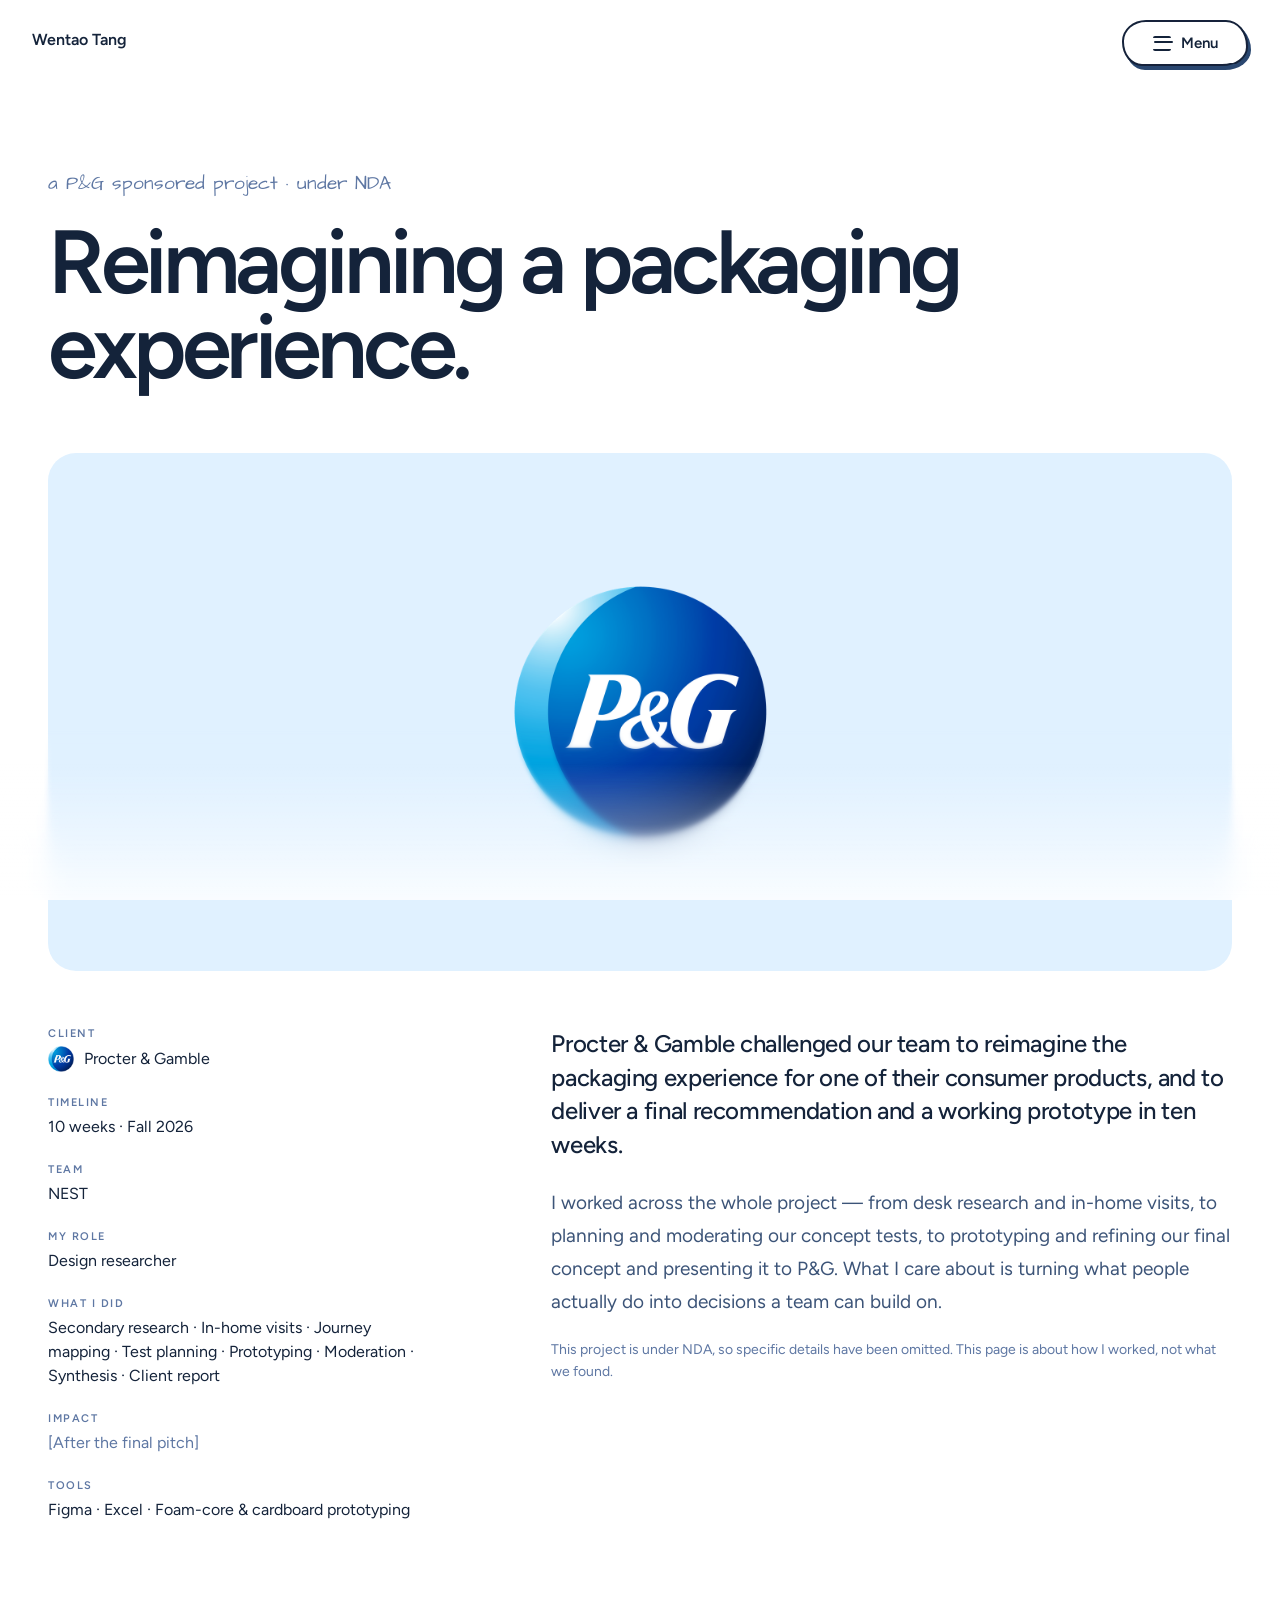
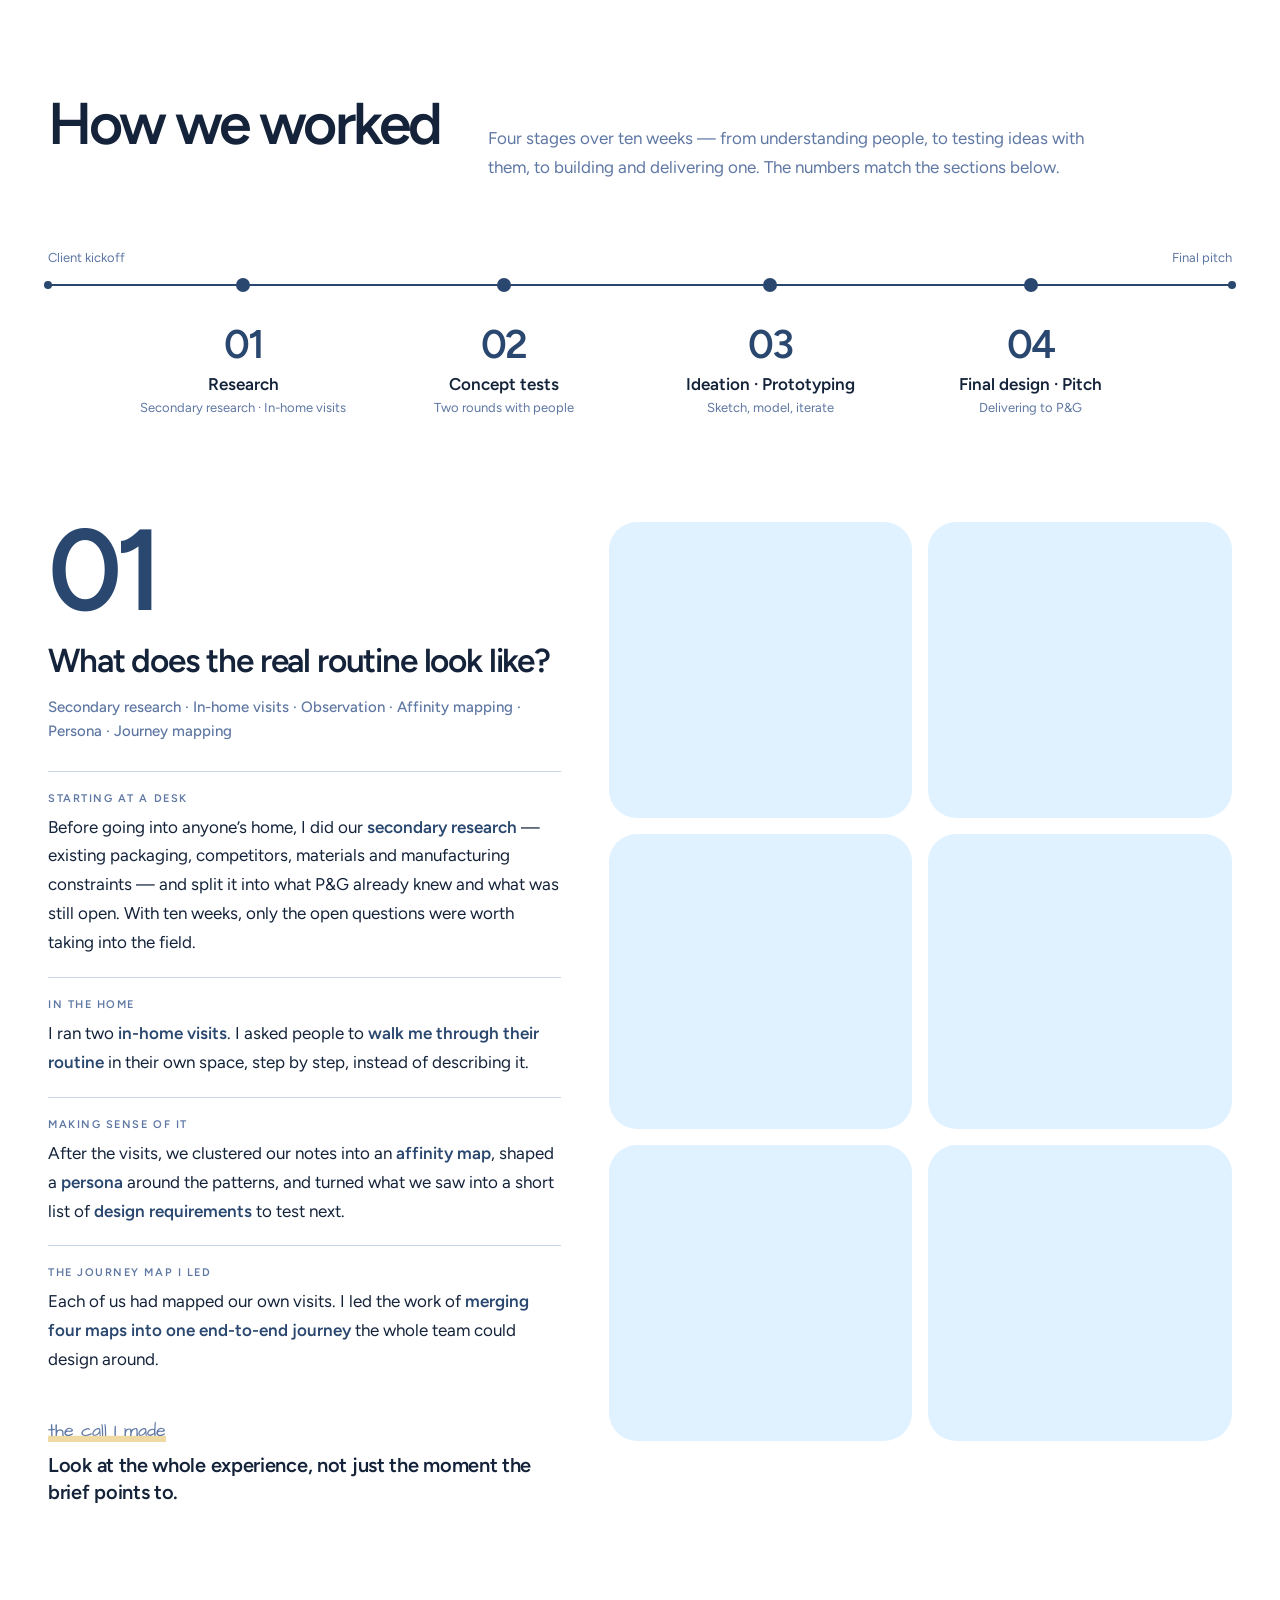
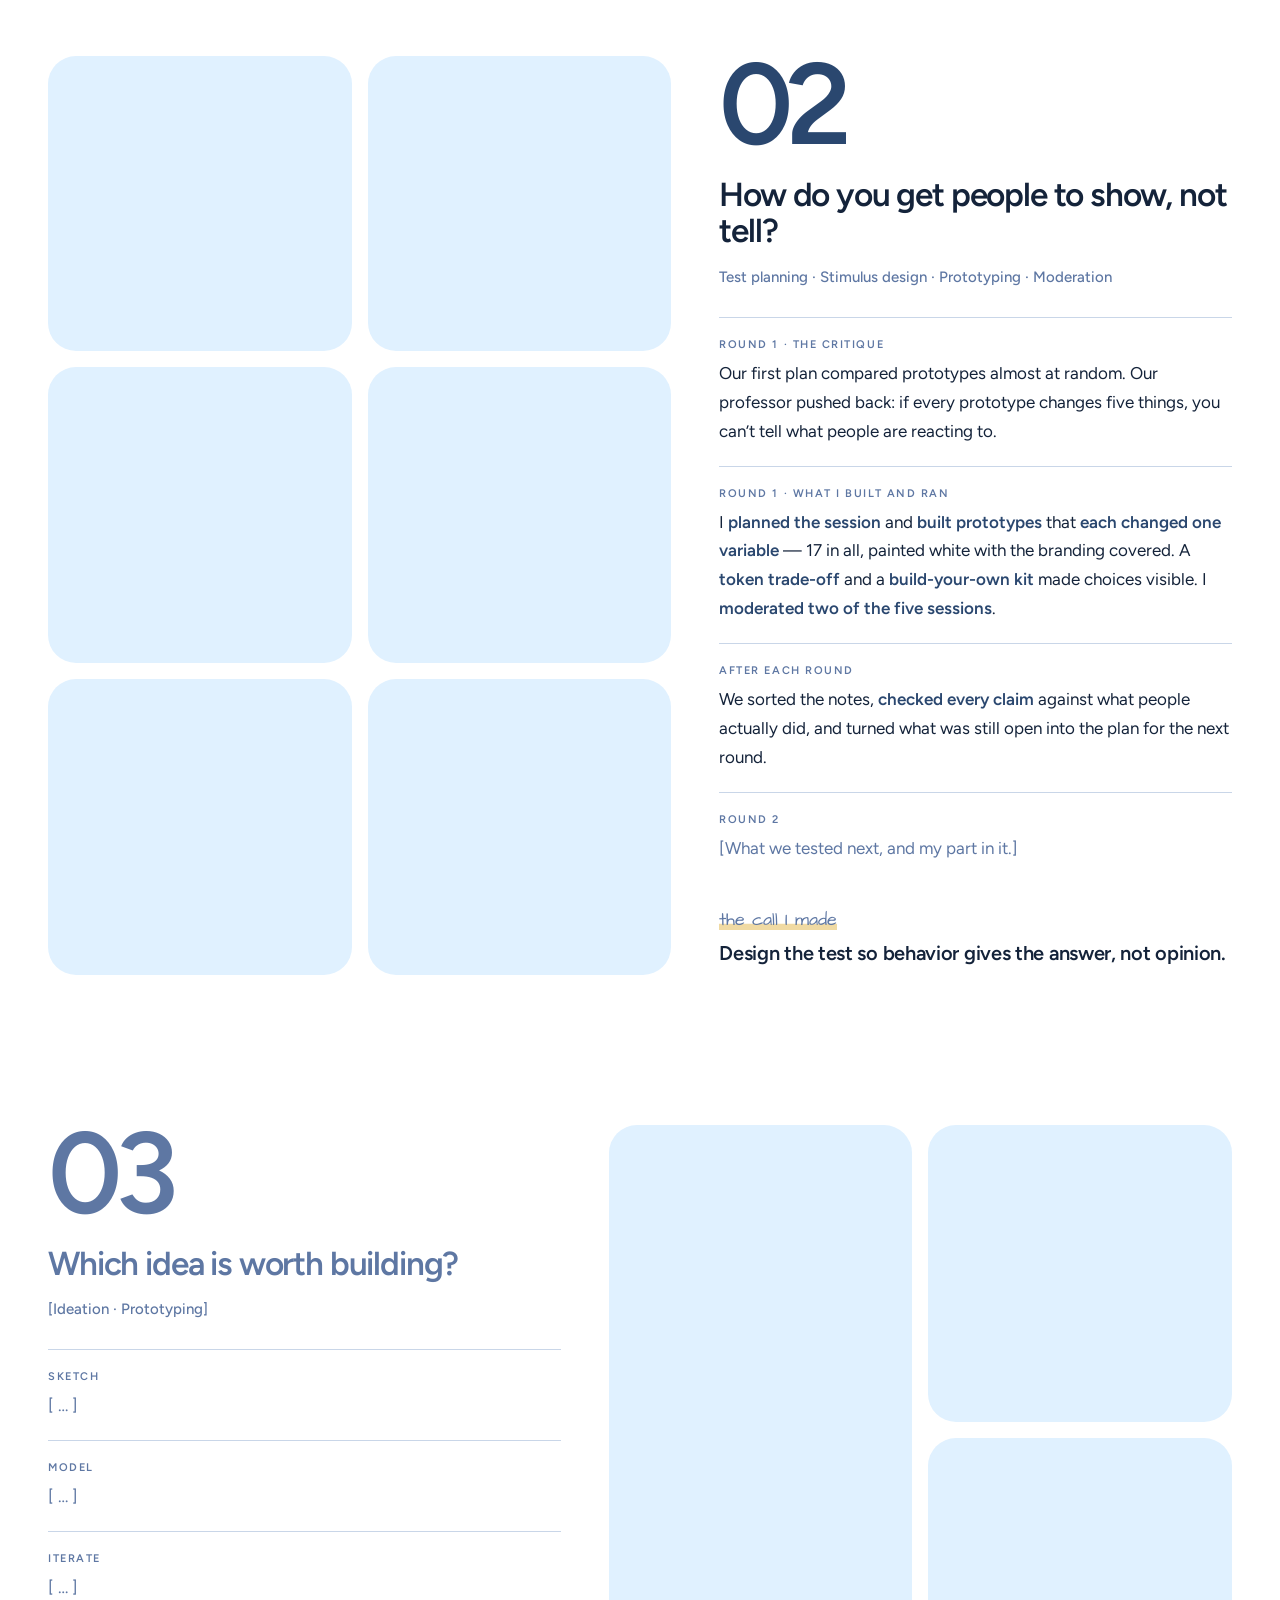
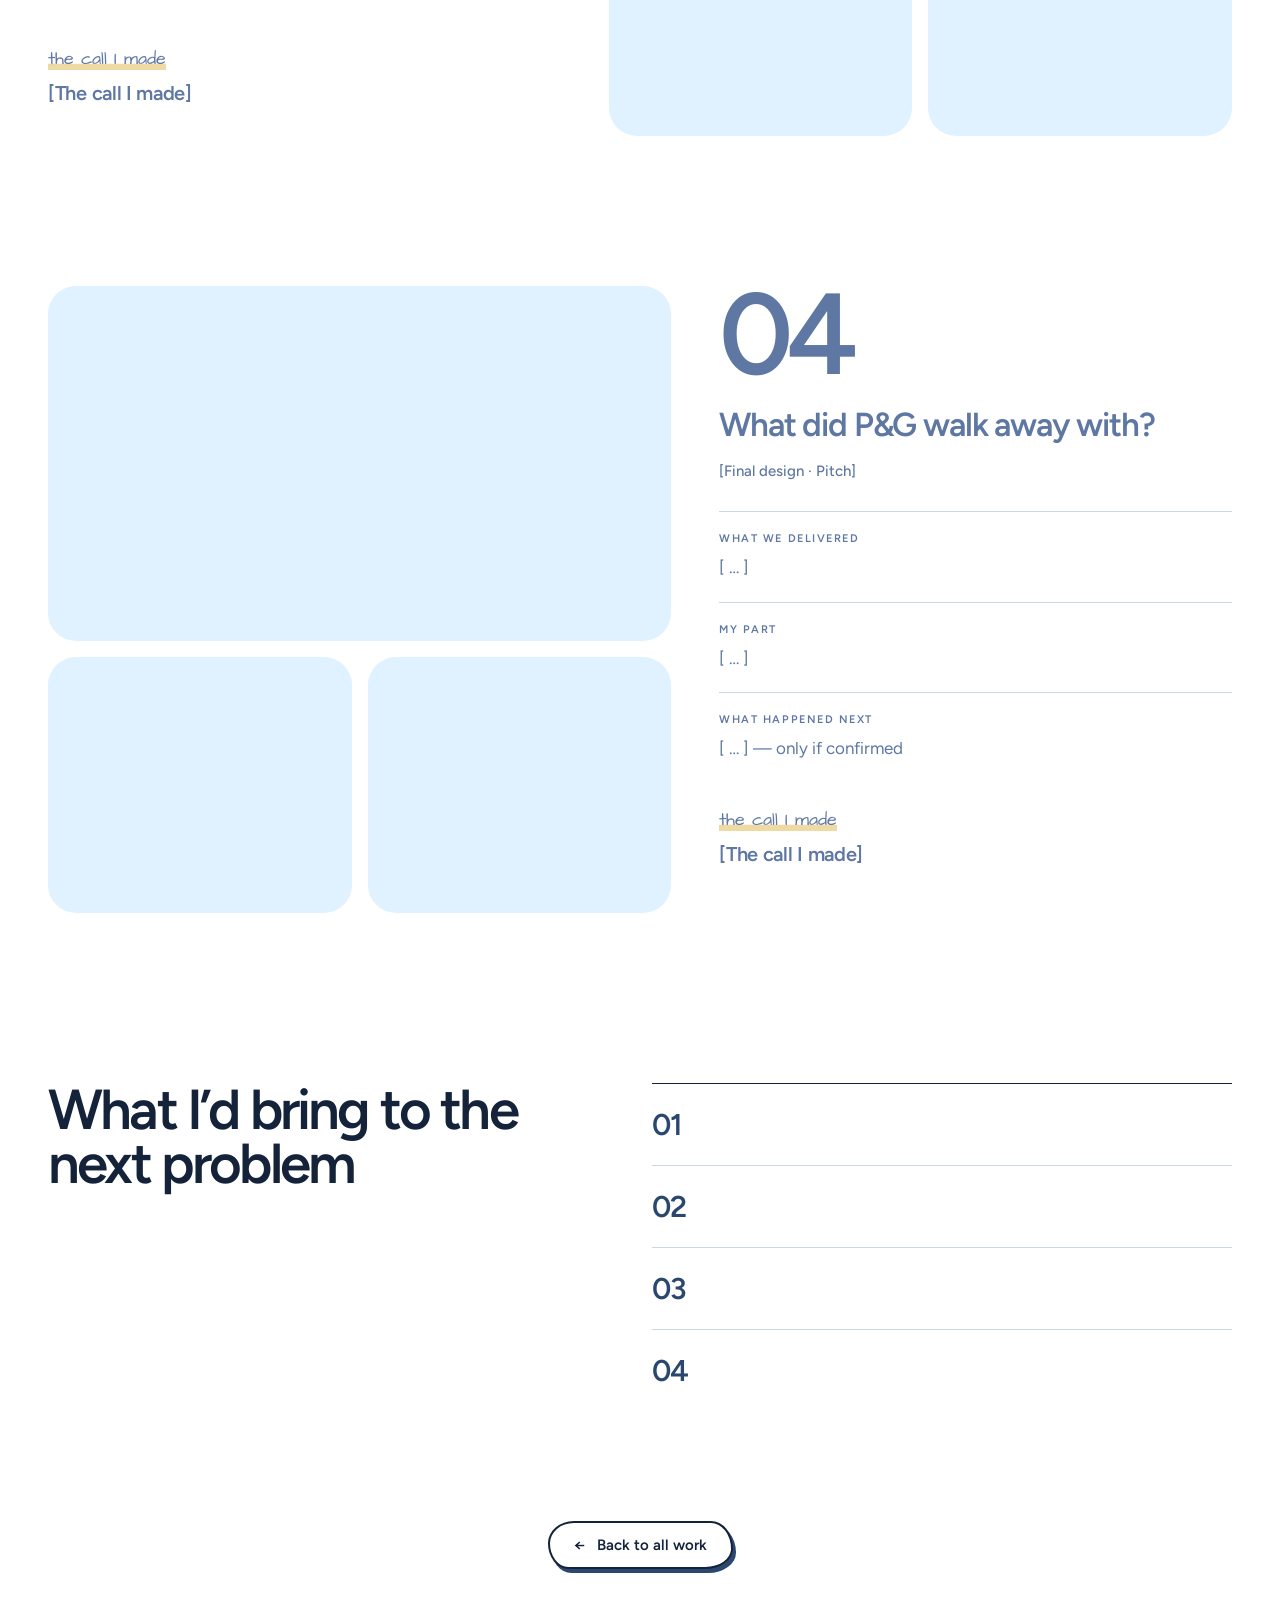
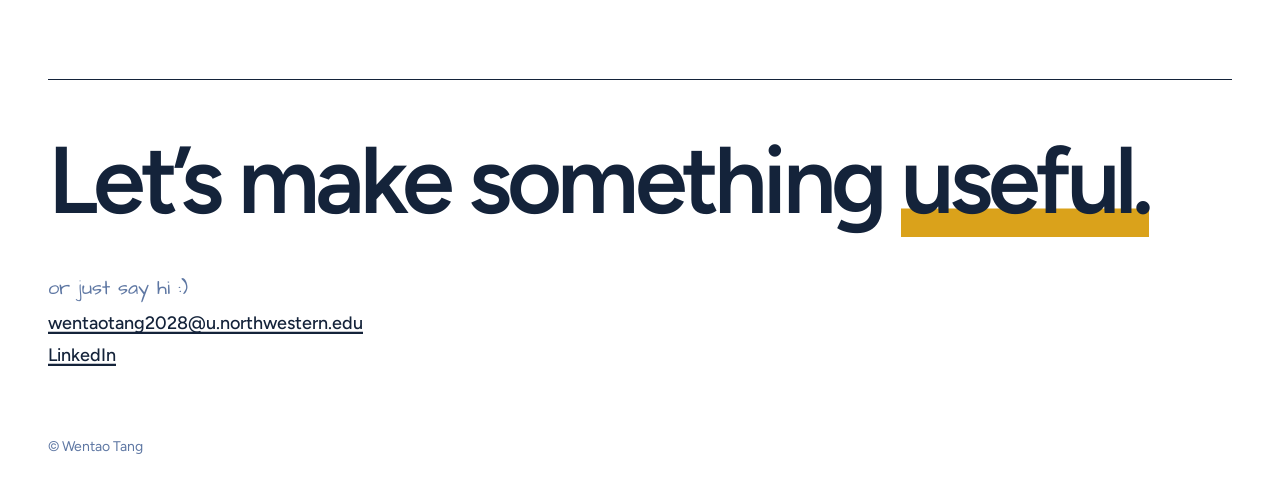
<file: pg.html>
<!doctype html>
<html lang="en">
<head>
<meta charset="utf-8">
<meta name="viewport" content="width=device-width,initial-scale=1">
<title>P&G Packaging Experience — Wentao Tang</title>

<link rel="preconnect" href="https://fonts.googleapis.com">
<link href="https://fonts.googleapis.com/css2?family=Figtree:wght@400;500;600&family=Architects+Daughter&display=swap" rel="stylesheet">
<style>
body{margin:0;background:#FFFFFF}
a{color:inherit;text-decoration:none}
.note{font-family:'Architects Daughter',cursive}
.disp{font-weight:600;letter-spacing:-.06em;line-height:.88;font-size:clamp(96px,14vw,210px)}
.h2{font-weight:600;letter-spacing:-.05em;line-height:.95;font-size:clamp(56px,7vw,104px)}
.h3{font-weight:600;letter-spacing:-.03em;line-height:1.1;font-size:26px}
.lead{font-weight:500;letter-spacing:-.015em;line-height:1.4;font-size:24px}
.body{font-size:18px;line-height:1.6}
.hl{box-shadow:inset 0 -.3em 0 #DAA21B}
/* ---------- hand-drawn menu: one shape that grows from button to panel ---------- */
:root{--morph:cubic-bezier(.7,0,.2,1)}
.logo{position:absolute;top:14px;left:16px;padding:16px 16px;font-size:16px;font-weight:600;z-index:30}
.mn{position:absolute;top:20px;right:32px;z-index:20;outline:none;color:#14233A;width:126px;height:46px;transition:width .8s var(--morph),height .8s var(--morph)}
.mn:hover,.mn:focus-within{width:330px;height:478px}
.ln{position:absolute;inset:0;background:#fff;border:2.5px solid #14233A;box-sizing:border-box;border-radius:24px 22px 26px 20px / 21px 26px 20px 24px;box-shadow:3px 4px 0 #2A476F;filter:url(#boil2);transition:border-radius .8s var(--morph),box-shadow .8s var(--morph)}
.mn:hover .ln,.mn:focus-within .ln{border-radius:34px 28px 36px 26px / 28px 36px 26px 34px;box-shadow:7px 8px 0 #2A476F}
.mb{position:absolute;left:0;top:0;width:100%;height:46px;display:flex;align-items:center;justify-content:center;gap:10px;font-size:15px;font-weight:600;cursor:pointer;transition:opacity .25s ease .1s}
.mb i{width:18px;height:11px;border-top:2px solid #14233A;border-bottom:2px solid #14233A;position:relative;border-radius:2px}
.mb i:after{content:'';position:absolute;left:1px;right:-2px;top:3px;border-top:2px solid #14233A;border-radius:2px}
.mb .note{display:none}
.mn:hover .mb,.mn:focus-within .mb{opacity:0;transition:opacity .15s ease;pointer-events:none}
.in2{position:absolute;left:0;top:0;width:330px;box-sizing:border-box;padding:22px 33px 30px 26px;opacity:0;visibility:hidden;transition:opacity .2s ease,visibility 0s .2s}
.mn:hover .in2,.mn:focus-within .in2{opacity:1;visibility:visible;transition:opacity .45s ease .35s,visibility 0s .35s}
.in2 .pt,.in2 .mi,.in2 .pf2{opacity:0;transform:translateY(8px);transition:opacity .2s ease,transform .2s ease}
.mn:hover .in2 .pt,.mn:hover .in2 .mi,.mn:hover .in2 .pf2,.mn:focus-within .in2 .pt,.mn:focus-within .in2 .mi,.mn:focus-within .in2 .pf2{opacity:1;transform:none;transition:opacity .6s var(--ease),transform .7s var(--ease)}
.mn:hover .in2 .pt,.mn:focus-within .in2 .pt{transition-delay:.35s}
.mn:hover .in2 .mi:nth-of-type(1),.mn:focus-within .in2 .mi:nth-of-type(1){transition-delay:.42s}
.mn:hover .in2 .mi:nth-of-type(2),.mn:focus-within .in2 .mi:nth-of-type(2){transition-delay:.48s}
.mn:hover .in2 .mi:nth-of-type(3),.mn:focus-within .in2 .mi:nth-of-type(3){transition-delay:.54s}
.mn:hover .in2 .mi:nth-of-type(4),.mn:focus-within .in2 .mi:nth-of-type(4){transition-delay:.6s}
.mn:hover .in2 .pf2,.mn:focus-within .in2 .pf2{transition-delay:.68s}
.pt{font-size:16px;color:#5E77A3;margin-bottom:6px}
.mi{display:flex;align-items:center;gap:14px;padding:13px 0;border-top:1.5px dashed #C9D6E8;color:#14233A}
.mn1{width:30px;font-size:16px;color:#5E77A3}
.mn2{flex:0 1 auto;font-size:30px;font-weight:600;letter-spacing:-.04em;line-height:1;padding-bottom:3px;background:linear-gradient(#DAA21B,#DAA21B) 0 100%/0 3px no-repeat;transition:background-size .6s var(--ease)}
.mi:hover .mn2,.mi.on .mn2{background-size:100% 3px}
.chip{display:inline-flex;align-items:center;justify-content:center;min-width:34px;height:34px;padding:0 4px;box-sizing:border-box;font-size:15px;font-weight:600;border:2px solid #14233A;border-radius:55% 45% 52% 48% / 48% 54% 46% 52%;background:#fff;transition:background .5s var(--ease)}
.mi .chip{margin-left:auto;visibility:hidden}
.mi:hover .chip,.mi.on .chip{visibility:visible;background:#E0F1FF}
.pf2{border-top:1.5px dashed #C9D6E8;padding-top:16px;display:flex;flex-direction:column;gap:12px}
.mailc{font-size:14px;font-weight:500;box-shadow:inset 0 -1px 0 #14233A;align-self:flex-start}
.soc{display:flex;gap:10px}
.soc .chip:hover{background:#DAA21B}
.cp{font-size:13px;color:#5E77A3}
@media (prefers-reduced-motion:reduce){.mn,.ln,.in2,.in2 *{transition:none!important}}

/* ---------- illustrations: quiet idle, distinct hover ---------- */
:root{--ease:cubic-bezier(.22,.61,.36,1)}
.art{position:relative;cursor:default}
.art img{position:absolute;display:block;-webkit-user-drag:none;user-select:none}
.art .base{inset:0;width:100%;height:100%;transform-origin:50% 100%;animation:breathe 4.8s ease-in-out infinite}
@keyframes breathe{0%,100%{transform:scale(1,1) rotate(-.5deg)}50%{transform:scale(1.01,1.026) rotate(.5deg)}}
.L{will-change:transform,opacity}
.L.sway{transform-origin:50% 0;animation:swayL 4.2s ease-in-out infinite}
@keyframes swayL{0%,100%{transform:rotate(-3deg)}50%{transform:rotate(3deg)}}
.L.blink{transform-origin:50% 50%;animation:sparkL 3s ease-in-out infinite}
@keyframes sparkL{0%,60%,100%{opacity:1}74%,86%{opacity:.15}}
.L.heart{transform-origin:50% 100%;opacity:0;animation:heartL 3.6s var(--ease) infinite}
@keyframes heartL{0%{opacity:0;transform:translateY(8px)}18%{opacity:1}45%,100%{opacity:0;transform:translateY(-40px)}}
.L.float{animation:floatL 4.6s ease-in-out infinite}
.L.float.b{animation-delay:-1.5s}.L.float.c{animation-delay:-3s}
@keyframes floatL{0%,100%{transform:translateY(0)}50%{transform:translateY(-11px)}}
.L.z{transform-origin:0 100%;animation:zL 4.8s var(--ease) infinite}
.L.z2{animation-delay:-1.6s}.L.z3{animation-delay:-3.2s}
@keyframes zL{0%{opacity:0;transform:translate(0,8px)}25%{opacity:1}70%,100%{opacity:0;transform:translate(18px,-34px)}}
.L.pulse{transform-origin:50% 50%;animation:pulseL 4s ease-in-out infinite}
@keyframes pulseL{0%,100%{transform:scale(1)}50%{transform:scale(1.09)}}
.L.hand{animation:handL 4.2s var(--ease) infinite}
@keyframes handL{0%,55%,100%{transform:rotate(0)}60%{transform:rotate(-12deg)}72%{transform:rotate(5deg)}84%{transform:rotate(-8deg)}92%{transform:rotate(2deg)}}
.L.brush{animation:brushL 3.6s ease-in-out infinite}
@keyframes brushL{0%,100%{transform:rotate(-3deg)}50%{transform:rotate(4deg)}}
.art .base.tilt{transform-origin:50% 100%;animation:tiltL 6s ease-in-out infinite}
@keyframes tiltL{0%,100%{transform:rotate(-1.8deg)}50%{transform:rotate(1.8deg)}}

/* hover: each character answers differently */
/* wave -- leans in and waves properly */
.k-wave:hover .base{animation:waveLean 2.4s ease-in-out infinite}
@keyframes waveLean{0%,100%{transform:rotate(0)}50%{transform:rotate(-.9deg)}}
.k-wave:hover .L.hand{animation:waveHi 1.5s ease-in-out infinite;transform-origin:50% 100%}
@keyframes waveHi{0%,100%{transform:rotate(2deg)}30%{transform:rotate(-14deg)}60%{transform:rotate(6deg)}80%{transform:rotate(-8deg)}}
.k-wave:hover .L.blink{animation-duration:1.4s}
/* charts -- the pieces drift apart, like a layout being arranged */
.k-charts .L{transition:transform 1s var(--ease)}
.k-charts:hover .L.float{animation-play-state:paused}
.k-charts:hover .n-bar{transform:translate(-14px,-10px)}
.k-charts:hover .n-line{transform:translate(12px,-12px)}
.k-charts:hover .n-doc{transform:translate(10px,10px)}
.k-charts:hover .n-pie{transform:translate(-12px,12px) rotate(8deg)}
.k-charts:hover .n-numl{transform:translate(-18px,0)}
.k-charts:hover .n-numr{transform:translate(18px,-4px)}
/* cat -- hearts rise, a small nod */
.k-cat:hover .L.heart{animation:heartHi 2.6s var(--ease) infinite}
@keyframes heartHi{0%{opacity:0;transform:translateY(8px) scale(.96)}25%{opacity:1}100%{opacity:0;transform:translateY(-34px) scale(1.06)}}
.k-cat:hover .base{animation:nod 2.6s ease-in-out infinite}
@keyframes nod{0%,100%{transform:scale(1)}50%{transform:scale(1.004,.992)}}
/* easel -- the brush paints, the sun warms */
.k-easel:hover .L.brush{animation:paint 1.8s ease-in-out infinite}
@keyframes paint{0%,100%{transform:rotate(-4deg) translate(-3px,2px)}50%{transform:rotate(5deg) translate(4px,-3px)}}
.k-easel:hover .L.pulse{animation:glow 2.4s ease-in-out infinite}
@keyframes glow{0%,100%{transform:scale(1) rotate(0)}50%{transform:scale(1.1) rotate(8deg)}}
/* sleep -- deeper breath, the Zs drift up faster */
.k-sleep:hover .base{animation:deep 3.6s ease-in-out infinite}
@keyframes deep{0%,100%{transform:scale(1)}50%{transform:scale(1.004,1.014)}}
.k-sleep:hover .L.z{animation-duration:3.4s}
/* typing -- keys busy, notes flutter */
.k-typing:hover .L.sway{animation:flutter 1.6s ease-in-out infinite}
@keyframes flutter{0%,100%{transform:rotate(-2deg)}50%{transform:rotate(2.2deg)}}
.k-typing:hover .base{animation:type 1.1s ease-in-out infinite;transform-origin:50% 100%}
@keyframes type{0%,100%{transform:translateY(0)}50%{transform:translateY(1.5px)}}
.k-typing:hover .L.blink{animation-duration:1.2s}
/* head -- turns to look at you */
.k-head .base{transition:transform .9s var(--ease)}
.k-head:hover .base{animation:none;transform:rotate(-3deg) translateY(-6px)}

/* ---------- motion for the page: slow, editorial ---------- */
.in{opacity:0;animation:inUp 1.3s var(--ease) both}
.d1{animation-delay:.1s}.d2{animation-delay:.3s}.d3{animation-delay:.1s}.d4{animation-delay:.5s}
@keyframes inUp{from{opacity:0;transform:translateY(18px)}to{opacity:1;transform:none}}
@supports (animation-timeline:view()){
.rv{animation:rvIn linear both;animation-timeline:view();animation-range:entry 0% entry 35%}
@keyframes rvIn{from{opacity:0;transform:translateY(22px)}to{opacity:1;transform:none}}
}
a.u,.lk,.hl{transition:box-shadow .5s var(--ease)}
.pj{display:block}
.pj .ph,.wk .ph{position:relative;aspect-ratio:4/3;border-radius:28px;overflow:hidden;background:#E0F1FF}
.pj .ph img,.wk .ph img{position:absolute;inset:0;width:100%;height:100%;object-fit:cover;transition:transform 1.4s cubic-bezier(.22,.61,.36,1)}
.pj:hover .ph img,.wk:hover .ph img{transform:scale(1.025)}
.scroller{display:flex;gap:24px;overflow-x:auto;padding:0 48px 24px;scroll-snap-type:x mandatory;scrollbar-width:thin;scrollbar-color:#14233A transparent}
.scroller .pj{flex:0 0 min(680px,78vw);scroll-snap-align:start}
.pf{position:relative;width:300px;height:380px;border-radius:36px;background:#DAA21B;overflow:hidden}
.pf img{position:absolute;inset:0;width:100%;height:100%;object-fit:contain;transition:opacity .5s ease}
.pf .b{opacity:0;background:#E0F1FF}
.pf:hover .b{opacity:1}
.pf:hover .a{opacity:0}
.ft a.u{box-shadow:inset 0 -.12em 0 #14233A}
@media (prefers-reduced-motion:reduce){.art .base,.L,.in,.rv{animation:none!important;opacity:1!important}.L.heart{opacity:0!important}}
.mg{display:grid;grid-template-columns:repeat(12,minmax(0,1fr));column-gap:24px}
.mg .ph{position:relative;overflow:hidden;border-radius:28px;background:#E0F1FF}
.mg .ph img{position:absolute;inset:0;width:100%;height:100%;object-fit:cover;transition:transform 1.4s cubic-bezier(.22,.61,.36,1)}
.mg .ph:hover img{transform:scale(1.025)}
.mg .no{font-weight:600;letter-spacing:-.06em;line-height:.85;font-size:clamp(72px,9vw,140px);color:#2A476F}
.mg .nm{font-weight:600;letter-spacing:-.04em;line-height:1;font-size:clamp(32px,3.4vw,48px);margin-top:14px}

/* ---------- scroll: plain, calm reveal (fade up once into view) ---------- */
@supports (animation-timeline:view()){
.mg .ph,.mg>div:not(.ph),.wk,.rd,.h2.rv,.lead.rv,.pj{animation:rvIn linear both;animation-timeline:view();animation-range:entry 0% entry 30%}
.art{animation:rvIn linear both;animation-timeline:view();animation-range:entry 0% entry 30%}
.ab .art{animation:none}
.hp3{animation:inUp 1.2s var(--ease) .1s both}
.hp4{animation:inUp 1.2s var(--ease) .5s both}
.hp3 .art{animation:none}
}
@media (prefers-reduced-motion:reduce){.art,.ph,.mg>div,.wk,.rd,.h2,.lead,.hp3,.hp4{animation:none!important;opacity:1!important}}

/* ---------- name entrance: letters rise out of a mask, then spring on hover ---------- */
.chw{display:inline-block;overflow:hidden;padding:.14em .08em .3em;margin:-.14em -.08em -.3em}
.ch{display:inline-block;transition:translate .55s cubic-bezier(.34,1.56,.64,1),rotate .55s cubic-bezier(.34,1.56,.64,1),color .4s ease}


/* ---------- progressive blur fixed to the bottom of the viewport ---------- */
.vfade{position:fixed;left:0;right:0;bottom:0;height:170px;z-index:15;pointer-events:none}
.vfade i{position:absolute;inset:0}
.vfade i:nth-child(1){backdrop-filter:blur(2px);-webkit-backdrop-filter:blur(2px);-webkit-mask-image:linear-gradient(to bottom,transparent 0%,#000 40%);mask-image:linear-gradient(to bottom,transparent 0%,#000 40%)}
.vfade i:nth-child(2){backdrop-filter:blur(6px);-webkit-backdrop-filter:blur(6px);-webkit-mask-image:linear-gradient(to bottom,transparent 30%,#000 70%);mask-image:linear-gradient(to bottom,transparent 30%,#000 70%)}
.vfade i:nth-child(3){backdrop-filter:blur(14px);-webkit-backdrop-filter:blur(14px);-webkit-mask-image:linear-gradient(to bottom,transparent 55%,#000 90%);mask-image:linear-gradient(to bottom,transparent 55%,#000 90%)}
.vfade i:nth-child(4){display:none}
.vfade i:nth-child(5){background:linear-gradient(to bottom,rgba(255,255,255,0) 20%,rgba(255,255,255,.4) 65%,rgba(255,255,255,.8) 100%)}
@supports (animation-timeline:scroll()){
.vfade{animation:vfOut linear both;animation-timeline:scroll(root block);animation-range:calc(100% - 200px) 100%}
@keyframes vfOut{from{opacity:1}to{opacity:0}}
}

/* ---------- one button style for the whole site (same as Menu) ---------- */
.big{display:inline-flex;align-items:center;gap:10px;padding:13px 24px;font-size:15px;font-weight:600;color:#14233A;background:#fff;border:2px solid #14233A;border-radius:28px 24px 30px 22px / 24px 30px 22px 28px;box-shadow:3px 4px 0 #2A476F;transition:transform .5s var(--ease),box-shadow .5s var(--ease),background .5s var(--ease)}
.big:hover{transform:translate(2px,2px);box-shadow:1px 2px 0 #2A476F;background:#E0F1FF}
.big span{transition:transform .5s var(--ease)}
.big:hover span{transform:translateX(3px)}

/* hit layer: letters respond even where the character sits in front */
.hw{display:inline-block;pointer-events:auto;cursor:default;padding:.1em 0 .2em;margin:-.1em 0 -.2em}
.hit-block{pointer-events:none}
.hero:has(.hw:hover .hc[style*="--i:0"]) .ch[style*="--i:0"]{translate:0 -.05em;rotate:-4deg;color:#DAA21B}
.hero:has(.hw:hover .hc[style*="--i:1"]) .ch[style*="--i:1"]{translate:0 -.05em;rotate:-4deg;color:#DAA21B}
.hero:has(.hw:hover .hc[style*="--i:2"]) .ch[style*="--i:2"]{translate:0 -.05em;rotate:-4deg;color:#DAA21B}
.hero:has(.hw:hover .hc[style*="--i:3"]) .ch[style*="--i:3"]{translate:0 -.05em;rotate:-4deg;color:#DAA21B}
.hero:has(.hw:hover .hc[style*="--i:4"]) .ch[style*="--i:4"]{translate:0 -.05em;rotate:-4deg;color:#DAA21B}
.hero:has(.hw:hover .hc[style*="--i:5"]) .ch[style*="--i:5"]{translate:0 -.05em;rotate:-4deg;color:#DAA21B}
.hero:has(.hw:hover .hc[style*="--i:6"]) .ch[style*="--i:6"]{translate:0 -.05em;rotate:-4deg;color:#DAA21B}
.hero:has(.hw:hover .hc[style*="--i:7"]) .ch[style*="--i:7"]{translate:0 -.05em;rotate:-4deg;color:#DAA21B}
.hero:has(.hw:hover .hc[style*="--i:8"]) .ch[style*="--i:8"]{translate:0 -.05em;rotate:-4deg;color:#DAA21B}
.hero:has(.hw:hover .hc[style*="--i:9"]) .ch[style*="--i:9"]{translate:0 -.05em;rotate:-4deg;color:#DAA21B}

/* magic-move between pages (cross-document view transition) */
@view-transition{navigation:auto}
.pgc{view-transition-name:pgcover;animation:none!important;opacity:1!important}
::view-transition-group(pgcover){animation-duration:.85s;animation-timing-function:cubic-bezier(.7,0,.2,1)}
::view-transition-old(pgcover),::view-transition-new(pgcover){height:100%;animation-duration:.85s}
::view-transition-old(root){animation-duration:.3s}
::view-transition-new(root){animation-duration:.5s;animation-delay:.15s}
@media (prefers-reduced-motion:reduce){::view-transition-group(*),::view-transition-old(*),::view-transition-new(*){animation:none!important}}

.cs{max-width:1280px;margin:0 auto}
.g12{display:grid;grid-template-columns:repeat(12,minmax(0,1fr));column-gap:24px}
.sk{background:#E0F1FF;border-radius:28px}
.meta .k{font-size:11px;letter-spacing:.14em;font-weight:600;color:#5E77A3;margin-bottom:6px}
.meta .v{font-size:16px;line-height:1.5;color:#14233A;margin-bottom:24px}
.meta .v.pl{color:#5E77A3}
.no2{font-weight:600;letter-spacing:-.06em;line-height:.85;font-size:clamp(72px,9vw,140px);color:#2A476F}
.no2.todo,.ttl.todo,.tg.todo{color:#5E77A3}
.ttl{font-weight:600;letter-spacing:-.035em;line-height:1.1;font-size:clamp(26px,2.6vw,36px);margin:22px 0 0;color:#14233A}
.tg{font-size:15px;font-weight:500;color:#5E77A3;margin:16px 0 28px;line-height:1.6}
.row{border-top:1px solid #C9D6E8;padding:20px 0 6px}
.lb{font-size:11px;letter-spacing:.14em;font-weight:600;color:#5E77A3;margin-bottom:8px}
.tx{font-size:17px;line-height:1.7;color:#14233A;margin:0 0 14px}
.tx b{font-weight:600;color:#2A476F}
.tx.pl{color:#5E77A3}
.call{margin-top:26px}
.call .note{font-size:18px;color:#5E77A3;box-shadow:inset 0 -.35em 0 #DAA21B66;display:inline-block;line-height:1.2}
.call p{margin:10px 0 0;font-size:20px;font-weight:600;letter-spacing:-.015em;line-height:1.35;color:#14233A}
.call p.pl{color:#5E77A3}
.tl{position:relative;height:190px;margin-top:60px}
.tl .line{position:absolute;left:0;right:0;top:42px;border-top:2px solid #2A476F}
.tl .dot{position:absolute;top:36px;width:14px;height:14px;margin-left:-7px;border-radius:50%;background:#2A476F}
.tl .end{position:absolute;top:39px;width:8px;height:8px;margin-left:-4px;border-radius:50%;background:#2A476F}
.tl .st{position:absolute;top:82px;width:280px;margin-left:-140px;text-align:center}
.tl .st .n{font-size:40px;font-weight:600;letter-spacing:-.05em;color:#2A476F;line-height:1}
.tl .st .t{font-size:17px;font-weight:600;margin-top:10px;color:#14233A}
.tl .st .s{font-size:13px;color:#5E77A3;margin-top:6px}
.tl .cap{position:absolute;top:8px;font-size:13px;color:#5E77A3}
.nx{display:grid;grid-template-columns:repeat(12,minmax(0,1fr));column-gap:24px}
.nx .it{padding:22px 0;border-top:1px solid #C9D6E8;font-size:30px;font-weight:600;letter-spacing:-.04em;color:#2A476F}
.ch{display:grid;gap:48px;align-items:start}
.ch-a{grid-template-columns:minmax(0,520fr) minmax(0,632fr)}
.ch-b{grid-template-columns:minmax(0,632fr) minmax(0,520fr)}
.tiles{display:grid;gap:16px;width:100%}
.tiles .sk{height:100%;min-height:0}
.t6{grid-template-columns:1fr 1fr;grid-template-rows:repeat(3,1fr);aspect-ratio:632/932}
.t3{grid-template-columns:1fr 1fr;grid-template-rows:1fr 1fr;aspect-ratio:632/620}
.t3 .sk:first-child{grid-row:1/3}
.t4{grid-template-columns:1fr 1fr;grid-template-rows:360fr 260fr;aspect-ratio:632/636}
.t4 .sk:first-child{grid-column:1/3}
@supports (animation-timeline:view()){
.sk.rv,.no2,.ttl,.tg,.row,.call,.meta .k,.meta .v,.tl .st,.it{animation:rvIn linear both;animation-timeline:view();animation-range:entry 0% entry 30%}
.tiles .sk:nth-child(2){animation-range:entry 6% entry 36%}
.tiles .sk:nth-child(3){animation-range:entry 12% entry 42%}
.tiles .sk:nth-child(4){animation-range:entry 18% entry 48%}
.tiles .sk:nth-child(5){animation-range:entry 24% entry 54%}
.tiles .sk:nth-child(6){animation-range:entry 30% entry 60%}
.tl .st:nth-of-type(2){animation-range:entry 6% entry 36%}
.tl .st:nth-of-type(3){animation-range:entry 12% entry 42%}
.tl .st:nth-of-type(4){animation-range:entry 18% entry 48%}
}
@media (prefers-reduced-motion:reduce){.sk,.no2,.ttl,.tg,.row,.call,.meta .k,.meta .v,.tl .st,.it{animation:none!important;opacity:1!important}}
@media (max-width:820px){.ch{display:block}}
@media (max-width:820px){.g12,.nx{display:block}}
</style>

</head>
<body>

<div style="background:#FFFFFF;color:#14233A;font-family:'Figtree',system-ui,sans-serif;position:relative;overflow-x:clip">
<svg width="0" height="0" style="position:absolute" aria-hidden="true"><filter id="boil" x="0" y="0" width="100%" height="100%"><feTurbulence type="fractalNoise" baseFrequency="0.011" numOctaves="2" seed="1" result="n"></feTurbulence><feDisplacementMap in="SourceGraphic" in2="n" scale="2" xChannelSelector="R" yChannelSelector="G"/></filter><filter id="boil2" x="-10%" y="-10%" width="125%" height="125%"><feTurbulence type="fractalNoise" baseFrequency="0.02" numOctaves="2" seed="3" result="n"></feTurbulence><feDisplacementMap in="SourceGraphic" in2="n" scale="2" xChannelSelector="R" yChannelSelector="G"/></filter></svg>
<div class="mn" tabindex="0"><div class="ln"></div><div class="mb"><i></i>Menu<span class="note">work</span></div><div class="in2"><div class="pt note">where to? :)</div><a class="mi" href="index.html"><span class="mn1 note">01</span><span class="mn2">Home</span><span class="chip">&#8594;</span></a><a class="mi on" href="work.html"><span class="mn1 note">02</span><span class="mn2">Work</span><span class="chip">&#8594;</span></a><a class="mi" href="about.html"><span class="mn1 note">03</span><span class="mn2">About</span><span class="chip">&#8594;</span></a><a class="mi" href="#contact"><span class="mn1 note">04</span><span class="mn2">Contact</span><span class="chip">&#8594;</span></a><div class="pf2"><a class="mailc" href="mailto:wentaotang2028@u.northwestern.edu">wentaotang2028@u.northwestern.edu</a><div class="soc"><a class="chip" href="https://www.linkedin.com/in/wentaotang/">in</a><a class="chip" href="mailto:wentaotang2028@u.northwestern.edu">@</a></div><div class="cp">&copy; Wentao Tang</div></div></div></div>
<a class="logo" href="index.html">Wentao Tang</a><div class="vfade" aria-hidden="true"><i></i><i></i><i></i><i></i><i></i></div>

<!-- HERO -->
<section style="padding:170px 48px 0">
<div class="cs">
<div class="note" style="font-size:19px;color:#5E77A3;margin-bottom:22px">a P&amp;G sponsored project · under NDA</div>
<h1 class="h2 rv" style="margin:0;max-width:1000px">Reimagining a packaging experience.</h1>
<div class="sk pgc" style="margin-top:64px;aspect-ratio:16/7;display:flex;align-items:center;justify-content:center"><img src="assets/new/pg_logo.png" alt="P&amp;G logo" style="height:50%;width:auto;display:block"></div>
</div>
</section>

<section style="padding:56px 48px 0">
<div class="cs g12" style="align-items:start">
<div class="meta" style="grid-column:1/5">
<div class="k">CLIENT</div><div class="v" style="display:flex;align-items:center;gap:10px"><img src="assets/new/pg_logo.png" alt="" style="width:26px;height:26px;display:block">Procter &amp; Gamble</div>
<div class="k">TIMELINE</div><div class="v">10 weeks · Fall 2026</div>
<div class="k">TEAM</div><div class="v">NEST</div>
<div class="k">MY ROLE</div><div class="v">Design researcher</div>
<div class="k">WHAT I DID</div><div class="v">Secondary research · In-home visits · Journey mapping · Test planning · Prototyping · Moderation · Synthesis · Client report</div>
<div class="k">IMPACT</div><div class="v pl">[After the final pitch]</div>
<div class="k">TOOLS</div><div class="v">Figma · Excel · Foam-core &amp; cardboard prototyping</div>
</div>
<div style="grid-column:6/13">
<p class="lead rv" style="margin:0 0 24px;font-size:24px">Procter &amp; Gamble challenged our team to reimagine the packaging experience for one of their consumer products, and to deliver a final recommendation and a working prototype in ten weeks.</p>
<p class="rd rv" style="margin:0 0 20px;font-size:19px;line-height:1.75;color:#3C5478">I worked across the whole project — from desk research and in-home visits, to planning and moderating our concept tests, to prototyping and refining our final concept and presenting it to P&amp;G. What I care about is turning what people actually do into decisions a team can build on.</p>
<p style="margin:0;font-size:14px;color:#5E77A3;line-height:1.6">This project is under NDA, so specific details have been omitted. This page is about how I worked, not what we found.</p>
</div>
</div>
</section>

<!-- HOW WE WORKED -->
<section style="padding:150px 48px 0">
<div class="cs">
<div style="display:flex;gap:48px;align-items:baseline;flex-wrap:wrap">
<h2 class="h2 rv" style="margin:0;font-size:clamp(44px,4.6vw,64px)">How we worked</h2>
<p style="margin:0;max-width:640px;font-size:17px;line-height:1.7;color:#5E77A3">Four stages over ten weeks — from understanding people, to testing ideas with them, to building and delivering one. The numbers match the sections below.</p>
</div>
<div class="tl">
<div class="line"></div>
<div class="end" style="left:0"></div><div class="end" style="left:100%"></div>
<span class="cap" style="left:0">Client kickoff</span><span class="cap" style="right:0">Final pitch</span>
<div class="dot" style="left:16.5%;"></div><div class="dot" style="left:38.5%"></div>
<div class="dot" style="left:61%"></div><div class="dot" style="left:83%"></div>
<div class="st" style="left:16.5%"><div class="n">01</div><div class="t">Research</div><div class="s">Secondary research · In-home visits</div></div>
<div class="st" style="left:38.5%"><div class="n">02</div><div class="t">Concept tests</div><div class="s">Two rounds with people</div></div>
<div class="st" style="left:61%"><div class="n">03</div><div class="t">Ideation · Prototyping</div><div class="s">Sketch, model, iterate</div></div>
<div class="st" style="left:83%"><div class="n">04</div><div class="t">Final design · Pitch</div><div class="s">Delivering to P&amp;G</div></div>
</div>
</div>
</section>

<!-- 01 -->
<section style="padding:90px 48px 0"><div class="cs ch ch-a"><div><div class="no2">01</div>
<h3 class="ttl">What does the real routine look like?</h3>
<div class="tg">Secondary research · In-home visits · Observation · Affinity mapping · Persona · Journey mapping</div>
<div class="row"><div class="lb">STARTING AT A DESK</div><div class="tx">Before going into anyone’s home, I did our <b>secondary research</b> — existing packaging, competitors, materials and manufacturing constraints — and split it into what P&amp;G already knew and what was still open. With ten weeks, only the open questions were worth taking into the field.</div></div>
<div class="row"><div class="lb">IN THE HOME</div><div class="tx">I ran two <b>in-home visits</b>. I asked people to <b>walk me through their routine</b> in their own space, step by step, instead of describing it.</div></div>
<div class="row"><div class="lb">MAKING SENSE OF IT</div><div class="tx">After the visits, we clustered our notes into an <b>affinity map</b>, shaped a <b>persona</b> around the patterns, and turned what we saw into a short list of <b>design requirements</b> to test next.</div></div>
<div class="row"><div class="lb">THE JOURNEY MAP I LED</div><div class="tx">Each of us had mapped our own visits. I led the work of <b>merging four maps into one end-to-end journey</b> the whole team could design around.</div></div>

<div class="call"><span class="note">the call I made</span><p>Look at the whole experience, not just the moment the brief points to.</p></div></div><div class="tiles t6"><div class="sk rv"></div><div class="sk rv"></div><div class="sk rv"></div><div class="sk rv"></div><div class="sk rv"></div><div class="sk rv"></div></div></div></section>

<!-- 02 -->
<section style="padding:150px 48px 0"><div class="cs ch ch-b"><div class="tiles t6"><div class="sk rv"></div><div class="sk rv"></div><div class="sk rv"></div><div class="sk rv"></div><div class="sk rv"></div><div class="sk rv"></div></div><div><div class="no2">02</div>
<h3 class="ttl">How do you get people to show, not tell?</h3>
<div class="tg">Test planning · Stimulus design · Prototyping · Moderation</div>
<div class="row"><div class="lb">ROUND 1 · THE CRITIQUE</div><div class="tx">Our first plan compared prototypes almost at random. Our professor pushed back: if every prototype changes five things, you can’t tell what people are reacting to.</div></div>
<div class="row"><div class="lb">ROUND 1 · WHAT I BUILT AND RAN</div><div class="tx">I <b>planned the session</b> and <b>built prototypes</b> that <b>each changed one variable</b> — 17 in all, painted white with the branding covered. A <b>token trade-off</b> and a <b>build-your-own kit</b> made choices visible. I <b>moderated two of the five sessions</b>.</div></div>
<div class="row"><div class="lb">AFTER EACH ROUND</div><div class="tx">We sorted the notes, <b>checked every claim</b> against what people actually did, and turned what was still open into the plan for the next round.</div></div>
<div class="row"><div class="lb">ROUND 2</div><div class="tx pl">[What we tested next, and my part in it.]</div></div>

<div class="call"><span class="note">the call I made</span><p>Design the test so behavior gives the answer, not opinion.</p></div></div></div></section>

<!-- 03 -->
<section style="padding:150px 48px 0"><div class="cs ch ch-a"><div><div class="no2 todo">03</div>
<h3 class="ttl todo">Which idea is worth building?</h3>
<div class="tg todo">[Ideation · Prototyping]</div>
<div class="row"><div class="lb">SKETCH</div><div class="tx pl">[ … ]</div></div>
<div class="row"><div class="lb">MODEL</div><div class="tx pl">[ … ]</div></div>
<div class="row"><div class="lb">ITERATE</div><div class="tx pl">[ … ]</div></div>

<div class="call"><span class="note">the call I made</span><p class="pl">[The call I made]</p></div></div><div class="tiles t3"><div class="sk rv"></div><div class="sk rv"></div><div class="sk rv"></div></div></div></section>

<!-- 04 -->
<section style="padding:150px 48px 0"><div class="cs ch ch-b"><div class="tiles t4"><div class="sk rv"></div><div class="sk rv"></div><div class="sk rv"></div></div><div><div class="no2 todo">04</div>
<h3 class="ttl todo">What did P&amp;G walk away with?</h3>
<div class="tg todo">[Final design · Pitch]</div>
<div class="row"><div class="lb">WHAT WE DELIVERED</div><div class="tx pl">[ … ]</div></div>
<div class="row"><div class="lb">MY PART</div><div class="tx pl">[ … ]</div></div>
<div class="row"><div class="lb">WHAT HAPPENED NEXT</div><div class="tx pl">[ … ] — only if confirmed</div></div>

<div class="call"><span class="note">the call I made</span><p class="pl">[The call I made]</p></div></div></div></section>

<!-- NEXT PROBLEM -->
<section style="padding:170px 48px 0">
<div class="cs g12" style="align-items:start">
<h2 class="h2 rv" style="grid-column:1/6;margin:0;font-size:clamp(40px,4.4vw,60px)">What I’d bring to the next problem</h2>
<div style="grid-column:7/13">
<div class="it" style="padding:22px 0;border-top:1px solid #14233A;font-size:30px;font-weight:600;letter-spacing:-.04em;color:#2A476F">01</div>
<div class="it" style="padding:22px 0;border-top:1px solid #C9D6E8;font-size:30px;font-weight:600;letter-spacing:-.04em;color:#2A476F">02</div>
<div class="it" style="padding:22px 0;border-top:1px solid #C9D6E8;font-size:30px;font-weight:600;letter-spacing:-.04em;color:#2A476F">03</div>
<div class="it" style="padding:22px 0;border-top:1px solid #C9D6E8;font-size:30px;font-weight:600;letter-spacing:-.04em;color:#2A476F">04</div>
</div>
</div>
</section>

<div style="text-align:center;padding:110px 48px 110px"><a class="big" href="work.html"><span aria-hidden="true" style="margin-right:2px">&#8592;</span> Back to all work</a></div>
<section id="contact" class="ft" style="border-top:1px solid #14233A;margin:0 48px;padding:56px 0 40px">
<div style="display:flex;justify-content:space-between;gap:48px;flex-wrap:wrap;align-items:flex-end">
<h2 class="h2" style="margin:0;font-size:clamp(56px,7.4vw,112px)">Let’s make something <span class="hl">useful.</span></h2>
<div style="display:flex;flex-direction:column;gap:10px;font-size:18px;font-weight:500;min-width:260px">
<span class="note" style="font-size:20px;color:#5E77A3">or just say hi :)</span>
<a class="u" href="mailto:wentaotang2028@u.northwestern.edu" style="align-self:flex-start">wentaotang2028@u.northwestern.edu</a>
<div style="display:flex;gap:20px"><a class="u" href="https://www.linkedin.com/in/wentaotang/">LinkedIn</a></div>
</div>
</div>
<div style="margin-top:72px;display:flex;justify-content:space-between;flex-wrap:wrap;gap:8px;font-size:14px;color:#5E77A3"><span>© Wentao Tang</span></div>
</section>
</div>

</body>
</html>
</file>
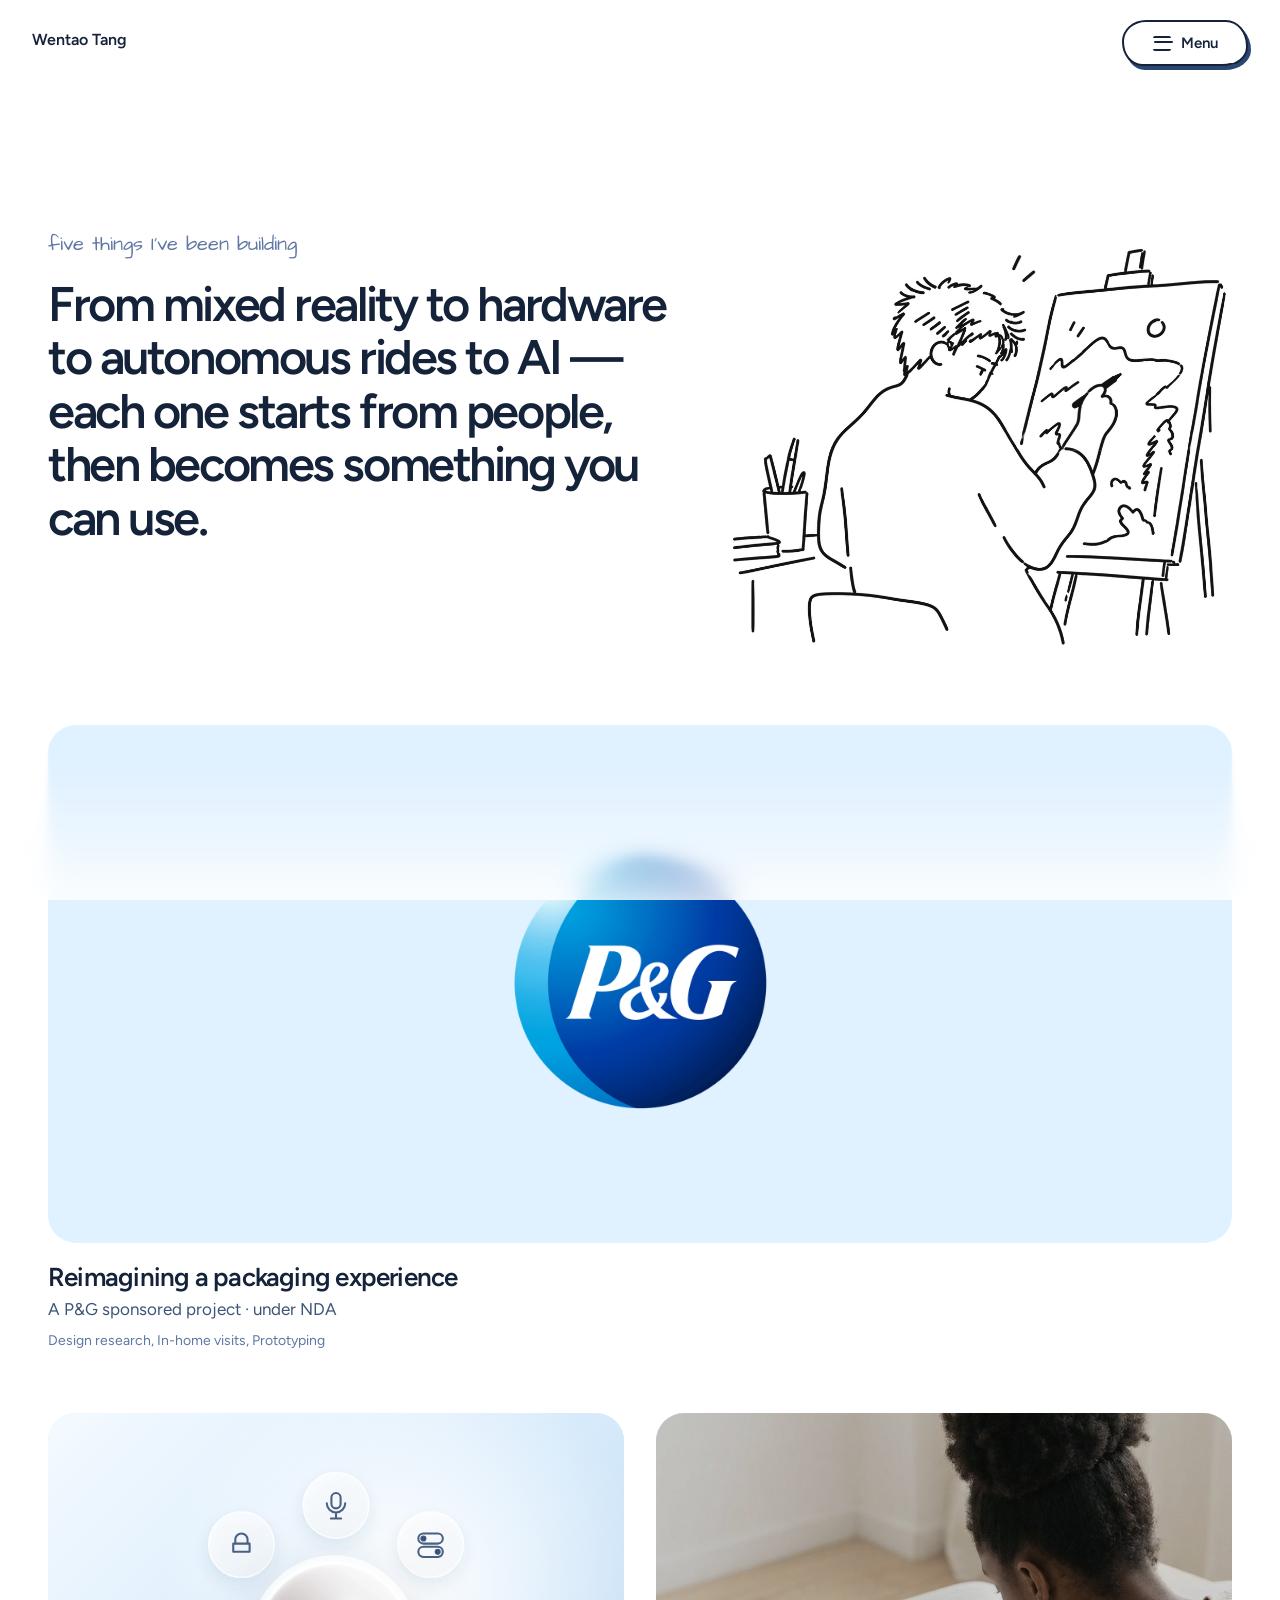
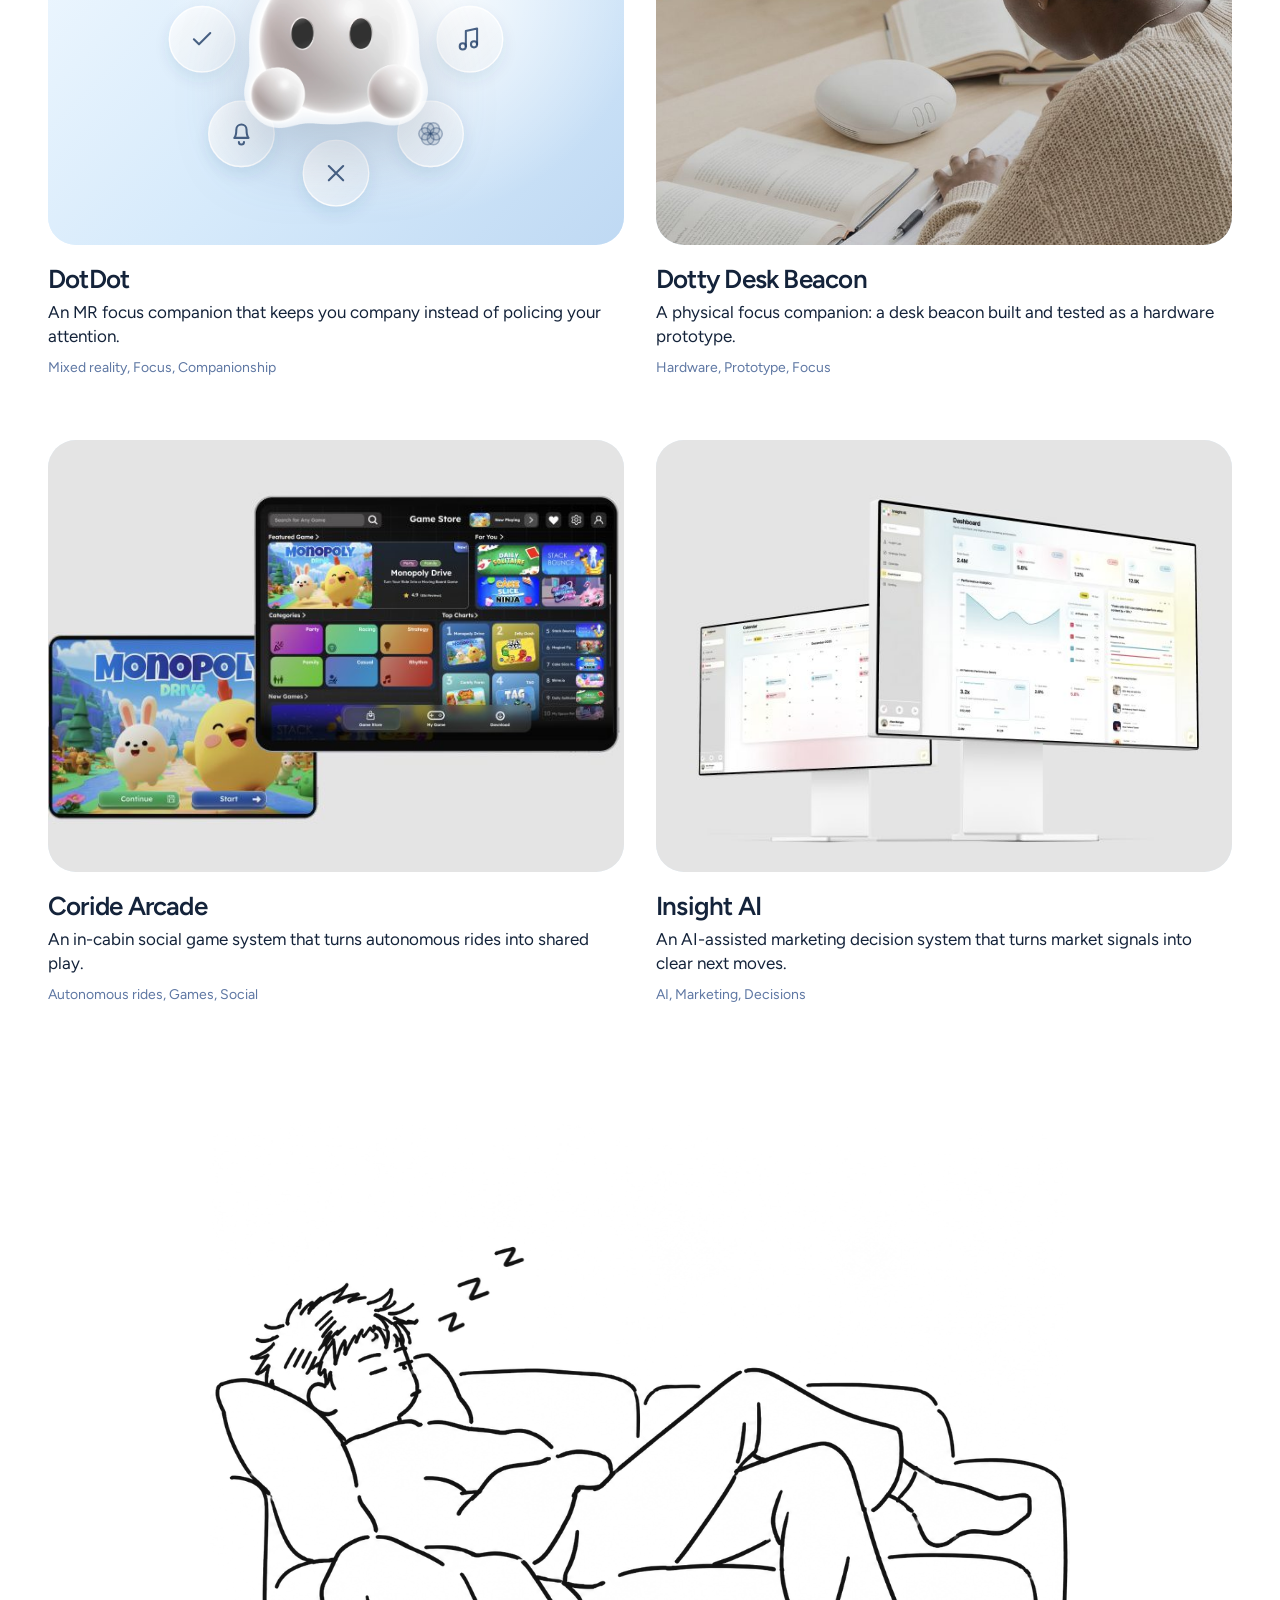
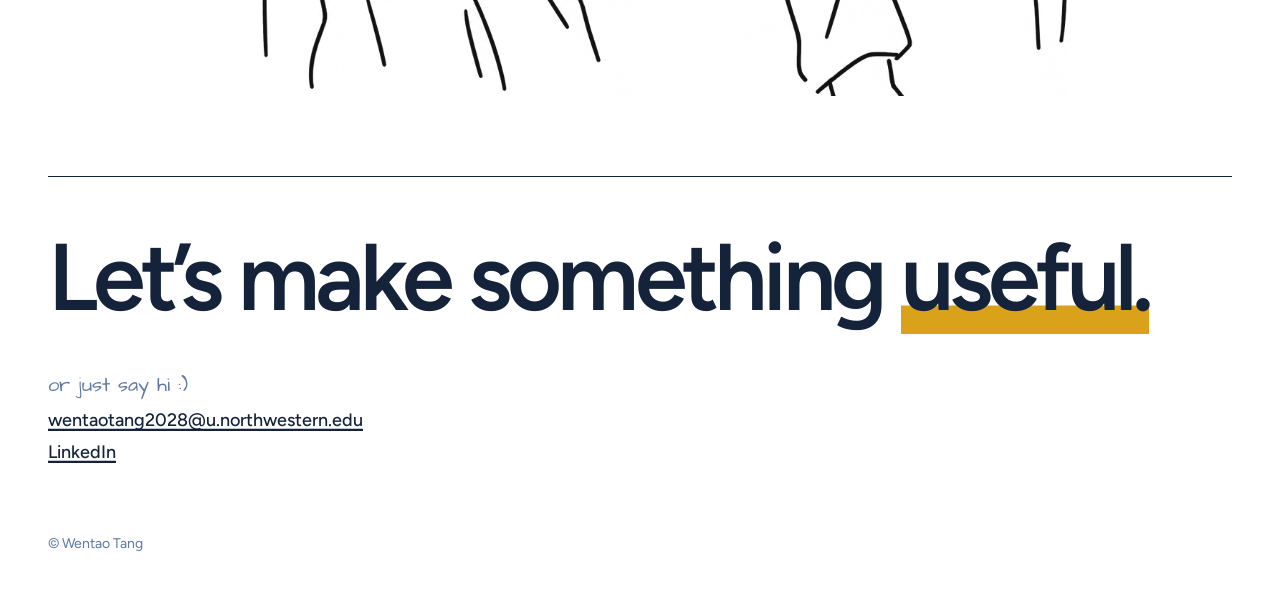
<file: work.html>
<!doctype html>
<html lang="en">
<head>
<meta charset="utf-8">
<meta name="viewport" content="width=device-width,initial-scale=1">
<title>Work — Wentao Tang</title>

<link rel="preconnect" href="https://fonts.googleapis.com">
<link href="https://fonts.googleapis.com/css2?family=Figtree:wght@400;500;600&family=Architects+Daughter&display=swap" rel="stylesheet">
<style>
body{margin:0;background:#FFFFFF}
a{color:inherit;text-decoration:none}
.note{font-family:'Architects Daughter',cursive}
.disp{font-weight:600;letter-spacing:-.06em;line-height:.88;font-size:clamp(96px,14vw,210px)}
.h2{font-weight:600;letter-spacing:-.05em;line-height:.95;font-size:clamp(56px,7vw,104px)}
.h3{font-weight:600;letter-spacing:-.03em;line-height:1.1;font-size:26px}
.lead{font-weight:500;letter-spacing:-.015em;line-height:1.4;font-size:24px}
.body{font-size:18px;line-height:1.6}
.hl{box-shadow:inset 0 -.3em 0 #DAA21B}
/* ---------- hand-drawn menu: one shape that grows from button to panel ---------- */
:root{--morph:cubic-bezier(.7,0,.2,1)}
.logo{position:absolute;top:14px;left:16px;padding:16px 16px;font-size:16px;font-weight:600;z-index:30}
.mn{position:absolute;top:20px;right:32px;z-index:20;outline:none;color:#14233A;width:126px;height:46px;transition:width .8s var(--morph),height .8s var(--morph)}
.mn:hover,.mn:focus-within{width:330px;height:478px}
.ln{position:absolute;inset:0;background:#fff;border:2.5px solid #14233A;box-sizing:border-box;border-radius:24px 22px 26px 20px / 21px 26px 20px 24px;box-shadow:3px 4px 0 #2A476F;filter:url(#boil2);transition:border-radius .8s var(--morph),box-shadow .8s var(--morph)}
.mn:hover .ln,.mn:focus-within .ln{border-radius:34px 28px 36px 26px / 28px 36px 26px 34px;box-shadow:7px 8px 0 #2A476F}
.mb{position:absolute;left:0;top:0;width:100%;height:46px;display:flex;align-items:center;justify-content:center;gap:10px;font-size:15px;font-weight:600;cursor:pointer;transition:opacity .25s ease .1s}
.mb i{width:18px;height:11px;border-top:2px solid #14233A;border-bottom:2px solid #14233A;position:relative;border-radius:2px}
.mb i:after{content:'';position:absolute;left:1px;right:-2px;top:3px;border-top:2px solid #14233A;border-radius:2px}
.mb .note{display:none}
.mn:hover .mb,.mn:focus-within .mb{opacity:0;transition:opacity .15s ease;pointer-events:none}
.in2{position:absolute;left:0;top:0;width:330px;box-sizing:border-box;padding:22px 33px 30px 26px;opacity:0;visibility:hidden;transition:opacity .2s ease,visibility 0s .2s}
.mn:hover .in2,.mn:focus-within .in2{opacity:1;visibility:visible;transition:opacity .45s ease .35s,visibility 0s .35s}
.in2 .pt,.in2 .mi,.in2 .pf2{opacity:0;transform:translateY(8px);transition:opacity .2s ease,transform .2s ease}
.mn:hover .in2 .pt,.mn:hover .in2 .mi,.mn:hover .in2 .pf2,.mn:focus-within .in2 .pt,.mn:focus-within .in2 .mi,.mn:focus-within .in2 .pf2{opacity:1;transform:none;transition:opacity .6s var(--ease),transform .7s var(--ease)}
.mn:hover .in2 .pt,.mn:focus-within .in2 .pt{transition-delay:.35s}
.mn:hover .in2 .mi:nth-of-type(1),.mn:focus-within .in2 .mi:nth-of-type(1){transition-delay:.42s}
.mn:hover .in2 .mi:nth-of-type(2),.mn:focus-within .in2 .mi:nth-of-type(2){transition-delay:.48s}
.mn:hover .in2 .mi:nth-of-type(3),.mn:focus-within .in2 .mi:nth-of-type(3){transition-delay:.54s}
.mn:hover .in2 .mi:nth-of-type(4),.mn:focus-within .in2 .mi:nth-of-type(4){transition-delay:.6s}
.mn:hover .in2 .pf2,.mn:focus-within .in2 .pf2{transition-delay:.68s}
.pt{font-size:16px;color:#5E77A3;margin-bottom:6px}
.mi{display:flex;align-items:center;gap:14px;padding:13px 0;border-top:1.5px dashed #C9D6E8;color:#14233A}
.mn1{width:30px;font-size:16px;color:#5E77A3}
.mn2{flex:0 1 auto;font-size:30px;font-weight:600;letter-spacing:-.04em;line-height:1;padding-bottom:3px;background:linear-gradient(#DAA21B,#DAA21B) 0 100%/0 3px no-repeat;transition:background-size .6s var(--ease)}
.mi:hover .mn2,.mi.on .mn2{background-size:100% 3px}
.chip{display:inline-flex;align-items:center;justify-content:center;min-width:34px;height:34px;padding:0 4px;box-sizing:border-box;font-size:15px;font-weight:600;border:2px solid #14233A;border-radius:55% 45% 52% 48% / 48% 54% 46% 52%;background:#fff;transition:background .5s var(--ease)}
.mi .chip{margin-left:auto;visibility:hidden}
.mi:hover .chip,.mi.on .chip{visibility:visible;background:#E0F1FF}
.pf2{border-top:1.5px dashed #C9D6E8;padding-top:16px;display:flex;flex-direction:column;gap:12px}
.mailc{font-size:14px;font-weight:500;box-shadow:inset 0 -1px 0 #14233A;align-self:flex-start}
.soc{display:flex;gap:10px}
.soc .chip:hover{background:#DAA21B}
.cp{font-size:13px;color:#5E77A3}
@media (prefers-reduced-motion:reduce){.mn,.ln,.in2,.in2 *{transition:none!important}}

/* ---------- illustrations: quiet idle, distinct hover ---------- */
:root{--ease:cubic-bezier(.22,.61,.36,1)}
.art{position:relative;cursor:default}
.art img{position:absolute;display:block;-webkit-user-drag:none;user-select:none}
.art .base{inset:0;width:100%;height:100%;transform-origin:50% 100%;animation:breathe 4.8s ease-in-out infinite}
@keyframes breathe{0%,100%{transform:scale(1,1) rotate(-.5deg)}50%{transform:scale(1.01,1.026) rotate(.5deg)}}
.L{will-change:transform,opacity}
.L.sway{transform-origin:50% 0;animation:swayL 4.2s ease-in-out infinite}
@keyframes swayL{0%,100%{transform:rotate(-3deg)}50%{transform:rotate(3deg)}}
.L.blink{transform-origin:50% 50%;animation:sparkL 3s ease-in-out infinite}
@keyframes sparkL{0%,60%,100%{opacity:1}74%,86%{opacity:.15}}
.L.heart{transform-origin:50% 100%;opacity:0;animation:heartL 3.6s var(--ease) infinite}
@keyframes heartL{0%{opacity:0;transform:translateY(8px)}18%{opacity:1}45%,100%{opacity:0;transform:translateY(-40px)}}
.L.float{animation:floatL 4.6s ease-in-out infinite}
.L.float.b{animation-delay:-1.5s}.L.float.c{animation-delay:-3s}
@keyframes floatL{0%,100%{transform:translateY(0)}50%{transform:translateY(-11px)}}
.L.z{transform-origin:0 100%;animation:zL 4.8s var(--ease) infinite}
.L.z2{animation-delay:-1.6s}.L.z3{animation-delay:-3.2s}
@keyframes zL{0%{opacity:0;transform:translate(0,8px)}25%{opacity:1}70%,100%{opacity:0;transform:translate(18px,-34px)}}
.L.pulse{transform-origin:50% 50%;animation:pulseL 4s ease-in-out infinite}
@keyframes pulseL{0%,100%{transform:scale(1)}50%{transform:scale(1.09)}}
.L.hand{animation:handL 4.2s var(--ease) infinite}
@keyframes handL{0%,55%,100%{transform:rotate(0)}60%{transform:rotate(-12deg)}72%{transform:rotate(5deg)}84%{transform:rotate(-8deg)}92%{transform:rotate(2deg)}}
.L.brush{animation:brushL 3.6s ease-in-out infinite}
@keyframes brushL{0%,100%{transform:rotate(-3deg)}50%{transform:rotate(4deg)}}
.art .base.tilt{transform-origin:50% 100%;animation:tiltL 6s ease-in-out infinite}
@keyframes tiltL{0%,100%{transform:rotate(-1.8deg)}50%{transform:rotate(1.8deg)}}

/* hover: each character answers differently */
/* wave -- leans in and waves properly */
.k-wave:hover .base{animation:waveLean 2.4s ease-in-out infinite}
@keyframes waveLean{0%,100%{transform:rotate(0)}50%{transform:rotate(-.9deg)}}
.k-wave:hover .L.hand{animation:waveHi 1.5s ease-in-out infinite;transform-origin:50% 100%}
@keyframes waveHi{0%,100%{transform:rotate(2deg)}30%{transform:rotate(-14deg)}60%{transform:rotate(6deg)}80%{transform:rotate(-8deg)}}
.k-wave:hover .L.blink{animation-duration:1.4s}
/* charts -- the pieces drift apart, like a layout being arranged */
.k-charts .L{transition:transform 1s var(--ease)}
.k-charts:hover .L.float{animation-play-state:paused}
.k-charts:hover .n-bar{transform:translate(-14px,-10px)}
.k-charts:hover .n-line{transform:translate(12px,-12px)}
.k-charts:hover .n-doc{transform:translate(10px,10px)}
.k-charts:hover .n-pie{transform:translate(-12px,12px) rotate(8deg)}
.k-charts:hover .n-numl{transform:translate(-18px,0)}
.k-charts:hover .n-numr{transform:translate(18px,-4px)}
/* cat -- hearts rise, a small nod */
.k-cat:hover .L.heart{animation:heartHi 2.6s var(--ease) infinite}
@keyframes heartHi{0%{opacity:0;transform:translateY(8px) scale(.96)}25%{opacity:1}100%{opacity:0;transform:translateY(-34px) scale(1.06)}}
.k-cat:hover .base{animation:nod 2.6s ease-in-out infinite}
@keyframes nod{0%,100%{transform:scale(1)}50%{transform:scale(1.004,.992)}}
/* easel -- the brush paints, the sun warms */
.k-easel:hover .L.brush{animation:paint 1.8s ease-in-out infinite}
@keyframes paint{0%,100%{transform:rotate(-4deg) translate(-3px,2px)}50%{transform:rotate(5deg) translate(4px,-3px)}}
.k-easel:hover .L.pulse{animation:glow 2.4s ease-in-out infinite}
@keyframes glow{0%,100%{transform:scale(1) rotate(0)}50%{transform:scale(1.1) rotate(8deg)}}
/* sleep -- deeper breath, the Zs drift up faster */
.k-sleep:hover .base{animation:deep 3.6s ease-in-out infinite}
@keyframes deep{0%,100%{transform:scale(1)}50%{transform:scale(1.004,1.014)}}
.k-sleep:hover .L.z{animation-duration:3.4s}
/* typing -- keys busy, notes flutter */
.k-typing:hover .L.sway{animation:flutter 1.6s ease-in-out infinite}
@keyframes flutter{0%,100%{transform:rotate(-2deg)}50%{transform:rotate(2.2deg)}}
.k-typing:hover .base{animation:type 1.1s ease-in-out infinite;transform-origin:50% 100%}
@keyframes type{0%,100%{transform:translateY(0)}50%{transform:translateY(1.5px)}}
.k-typing:hover .L.blink{animation-duration:1.2s}
/* head -- turns to look at you */
.k-head .base{transition:transform .9s var(--ease)}
.k-head:hover .base{animation:none;transform:rotate(-3deg) translateY(-6px)}

/* ---------- motion for the page: slow, editorial ---------- */
.in{opacity:0;animation:inUp 1.3s var(--ease) both}
.d1{animation-delay:.1s}.d2{animation-delay:.3s}.d3{animation-delay:.1s}.d4{animation-delay:.5s}
@keyframes inUp{from{opacity:0;transform:translateY(18px)}to{opacity:1;transform:none}}
@supports (animation-timeline:view()){
.rv{animation:rvIn linear both;animation-timeline:view();animation-range:entry 0% entry 35%}
@keyframes rvIn{from{opacity:0;transform:translateY(22px)}to{opacity:1;transform:none}}
}
a.u,.lk,.hl{transition:box-shadow .5s var(--ease)}
.pj{display:block}
.pj .ph,.wk .ph{position:relative;aspect-ratio:4/3;border-radius:28px;overflow:hidden;background:#E0F1FF}
.pj .ph img,.wk .ph img{position:absolute;inset:0;width:100%;height:100%;object-fit:cover;transition:transform 1.4s cubic-bezier(.22,.61,.36,1)}
.pj:hover .ph img,.wk:hover .ph img{transform:scale(1.025)}
.scroller{display:flex;gap:24px;overflow-x:auto;padding:0 48px 24px;scroll-snap-type:x mandatory;scrollbar-width:thin;scrollbar-color:#14233A transparent}
.scroller .pj{flex:0 0 min(680px,78vw);scroll-snap-align:start}
.pf{position:relative;width:300px;height:380px;border-radius:36px;background:#DAA21B;overflow:hidden}
.pf img{position:absolute;inset:0;width:100%;height:100%;object-fit:contain;transition:opacity .5s ease}
.pf .b{opacity:0;background:#E0F1FF}
.pf:hover .b{opacity:1}
.pf:hover .a{opacity:0}
.ft a.u{box-shadow:inset 0 -.12em 0 #14233A}
@media (prefers-reduced-motion:reduce){.art .base,.L,.in,.rv{animation:none!important;opacity:1!important}.L.heart{opacity:0!important}}
.mg{display:grid;grid-template-columns:repeat(12,minmax(0,1fr));column-gap:24px}
.mg .ph{position:relative;overflow:hidden;border-radius:28px;background:#E0F1FF}
.mg .ph img{position:absolute;inset:0;width:100%;height:100%;object-fit:cover;transition:transform 1.4s cubic-bezier(.22,.61,.36,1)}
.mg .ph:hover img{transform:scale(1.025)}
.mg .no{font-weight:600;letter-spacing:-.06em;line-height:.85;font-size:clamp(72px,9vw,140px);color:#2A476F}
.mg .nm{font-weight:600;letter-spacing:-.04em;line-height:1;font-size:clamp(32px,3.4vw,48px);margin-top:14px}

/* ---------- scroll: plain, calm reveal (fade up once into view) ---------- */
@supports (animation-timeline:view()){
.mg .ph,.mg>div:not(.ph),.wk,.rd,.h2.rv,.lead.rv,.pj{animation:rvIn linear both;animation-timeline:view();animation-range:entry 0% entry 30%}
.art{animation:rvIn linear both;animation-timeline:view();animation-range:entry 0% entry 30%}
.ab .art{animation:none}
.hp3{animation:inUp 1.2s var(--ease) .1s both}
.hp4{animation:inUp 1.2s var(--ease) .5s both}
.hp3 .art{animation:none}
}
@media (prefers-reduced-motion:reduce){.art,.ph,.mg>div,.wk,.rd,.h2,.lead,.hp3,.hp4{animation:none!important;opacity:1!important}}

/* ---------- name entrance: letters rise out of a mask, then spring on hover ---------- */
.chw{display:inline-block;overflow:hidden;padding:.14em .08em .3em;margin:-.14em -.08em -.3em}
.ch{display:inline-block;transition:translate .55s cubic-bezier(.34,1.56,.64,1),rotate .55s cubic-bezier(.34,1.56,.64,1),color .4s ease}


/* ---------- progressive blur fixed to the bottom of the viewport ---------- */
.vfade{position:fixed;left:0;right:0;bottom:0;height:170px;z-index:15;pointer-events:none}
.vfade i{position:absolute;inset:0}
.vfade i:nth-child(1){backdrop-filter:blur(2px);-webkit-backdrop-filter:blur(2px);-webkit-mask-image:linear-gradient(to bottom,transparent 0%,#000 40%);mask-image:linear-gradient(to bottom,transparent 0%,#000 40%)}
.vfade i:nth-child(2){backdrop-filter:blur(6px);-webkit-backdrop-filter:blur(6px);-webkit-mask-image:linear-gradient(to bottom,transparent 30%,#000 70%);mask-image:linear-gradient(to bottom,transparent 30%,#000 70%)}
.vfade i:nth-child(3){backdrop-filter:blur(14px);-webkit-backdrop-filter:blur(14px);-webkit-mask-image:linear-gradient(to bottom,transparent 55%,#000 90%);mask-image:linear-gradient(to bottom,transparent 55%,#000 90%)}
.vfade i:nth-child(4){display:none}
.vfade i:nth-child(5){background:linear-gradient(to bottom,rgba(255,255,255,0) 20%,rgba(255,255,255,.4) 65%,rgba(255,255,255,.8) 100%)}
@supports (animation-timeline:scroll()){
.vfade{animation:vfOut linear both;animation-timeline:scroll(root block);animation-range:calc(100% - 200px) 100%}
@keyframes vfOut{from{opacity:1}to{opacity:0}}
}

/* ---------- one button style for the whole site (same as Menu) ---------- */
.big{display:inline-flex;align-items:center;gap:10px;padding:13px 24px;font-size:15px;font-weight:600;color:#14233A;background:#fff;border:2px solid #14233A;border-radius:28px 24px 30px 22px / 24px 30px 22px 28px;box-shadow:3px 4px 0 #2A476F;transition:transform .5s var(--ease),box-shadow .5s var(--ease),background .5s var(--ease)}
.big:hover{transform:translate(2px,2px);box-shadow:1px 2px 0 #2A476F;background:#E0F1FF}
.big span{transition:transform .5s var(--ease)}
.big:hover span{transform:translateX(3px)}

/* hit layer: letters respond even where the character sits in front */
.hw{display:inline-block;pointer-events:auto;cursor:default;padding:.1em 0 .2em;margin:-.1em 0 -.2em}
.hit-block{pointer-events:none}
.hero:has(.hw:hover .hc[style*="--i:0"]) .ch[style*="--i:0"]{translate:0 -.05em;rotate:-4deg;color:#DAA21B}
.hero:has(.hw:hover .hc[style*="--i:1"]) .ch[style*="--i:1"]{translate:0 -.05em;rotate:-4deg;color:#DAA21B}
.hero:has(.hw:hover .hc[style*="--i:2"]) .ch[style*="--i:2"]{translate:0 -.05em;rotate:-4deg;color:#DAA21B}
.hero:has(.hw:hover .hc[style*="--i:3"]) .ch[style*="--i:3"]{translate:0 -.05em;rotate:-4deg;color:#DAA21B}
.hero:has(.hw:hover .hc[style*="--i:4"]) .ch[style*="--i:4"]{translate:0 -.05em;rotate:-4deg;color:#DAA21B}
.hero:has(.hw:hover .hc[style*="--i:5"]) .ch[style*="--i:5"]{translate:0 -.05em;rotate:-4deg;color:#DAA21B}
.hero:has(.hw:hover .hc[style*="--i:6"]) .ch[style*="--i:6"]{translate:0 -.05em;rotate:-4deg;color:#DAA21B}
.hero:has(.hw:hover .hc[style*="--i:7"]) .ch[style*="--i:7"]{translate:0 -.05em;rotate:-4deg;color:#DAA21B}
.hero:has(.hw:hover .hc[style*="--i:8"]) .ch[style*="--i:8"]{translate:0 -.05em;rotate:-4deg;color:#DAA21B}
.hero:has(.hw:hover .hc[style*="--i:9"]) .ch[style*="--i:9"]{translate:0 -.05em;rotate:-4deg;color:#DAA21B}

/* magic-move between pages (cross-document view transition) */
@view-transition{navigation:auto}
.pgc{view-transition-name:pgcover;animation:none!important;opacity:1!important}
::view-transition-group(pgcover){animation-duration:.85s;animation-timing-function:cubic-bezier(.7,0,.2,1)}
::view-transition-old(pgcover),::view-transition-new(pgcover){height:100%;animation-duration:.85s}
::view-transition-old(root){animation-duration:.3s}
::view-transition-new(root){animation-duration:.5s;animation-delay:.15s}
@media (prefers-reduced-motion:reduce){::view-transition-group(*),::view-transition-old(*),::view-transition-new(*){animation:none!important}}

</style>

<link rel="stylesheet" href="assets/dd-cover.css">
</head>
<body>

<div style="background:#FFFFFF;color:#14233A;font-family:'Figtree',system-ui,sans-serif;position:relative;overflow-x:clip">
<svg width="0" height="0" style="position:absolute" aria-hidden="true"><filter id="boil" x="0" y="0" width="100%" height="100%"><feTurbulence type="fractalNoise" baseFrequency="0.011" numOctaves="2" seed="1" result="n"></feTurbulence><feDisplacementMap in="SourceGraphic" in2="n" scale="2" xChannelSelector="R" yChannelSelector="G"/></filter><filter id="boil2" x="-10%" y="-10%" width="125%" height="125%"><feTurbulence type="fractalNoise" baseFrequency="0.02" numOctaves="2" seed="3" result="n"></feTurbulence><feDisplacementMap in="SourceGraphic" in2="n" scale="2" xChannelSelector="R" yChannelSelector="G"/></filter></svg>
<div class="mn" tabindex="0"><div class="ln"></div><div class="mb"><i></i>Menu<span class="note">work</span></div><div class="in2"><div class="pt note">where to? :)</div><a class="mi" href="index.html"><span class="mn1 note">01</span><span class="mn2">Home</span><span class="chip">&#8594;</span></a><a class="mi on" href="work.html"><span class="mn1 note">02</span><span class="mn2">Work</span><span class="chip">&#8594;</span></a><a class="mi" href="about.html"><span class="mn1 note">03</span><span class="mn2">About</span><span class="chip">&#8594;</span></a><a class="mi" href="#contact"><span class="mn1 note">04</span><span class="mn2">Contact</span><span class="chip">&#8594;</span></a><div class="pf2"><a class="mailc" href="mailto:wentaotang2028@u.northwestern.edu">wentaotang2028@u.northwestern.edu</a><div class="soc"><a class="chip" href="https://www.linkedin.com/in/wentaotang/">in</a><a class="chip" href="mailto:wentaotang2028@u.northwestern.edu">@</a></div><div class="cp">&copy; Wentao Tang</div></div></div></div>
<a class="logo" href="index.html">Wentao Tang</a><div class="vfade" aria-hidden="true"><i></i><i></i><i></i><i></i><i></i></div>

<section style="padding:130px 48px 60px">
<div style="max-width:1280px;margin:0 auto;display:grid;grid-template-columns:minmax(0,1.1fr) minmax(0,.9fr);gap:40px;align-items:center">
<div>
<div class="note" style="font-size:20px;color:#5E77A3;margin-bottom:20px">five things I’ve been building</div>
<p class="h2 rv" style="margin:0;font-size:clamp(34px,3.8vw,54px);line-height:1.1">From mixed reality to hardware to autonomous rides to AI — each one starts from people, then becomes something you can use.</p>
</div>
<div>
<div class="art k-easel " style="width:100%;aspect-ratio:1254/1254" role="img" aria-label="Line drawing of Wentao painting at an easel"><img class="base" src="assets/new/easel_base.png" alt=""><img class="L blink n-spark" src="assets/new/easel_spark.png" alt="" style="left:56.46%;top:23.60%;width:5.74%;height:6.94%"><img class="L pulse n-sun" src="assets/new/easel_sun.png" alt="" style="left:82.30%;top:35.73%;width:5.74%;height:5.66%"><img class="L brush n-brush" src="assets/new/easel_brush.png" alt="" style="left:66.83%;top:46.41%;width:12.60%;height:16.11%;transform-origin:7.6% 117.8%"></div>
</div>
</div>
</section>

<section style="padding:20px 48px 120px">
<div style="max-width:1280px;margin:0 auto;display:grid;grid-template-columns:repeat(2,minmax(0,1fr));gap:64px 32px">
<a class="wk" href="pg.html" style="grid-column:1/3"><div class="ph sk pgc" style="aspect-ratio:16/7;background:#E0F1FF;display:flex;align-items:center;justify-content:center"><img src="assets/new/pg_logo.png" alt="P&amp;G logo" style="position:static;width:auto;height:50%;object-fit:contain"></div>
<div class="h3" style="margin-top:20px">Reimagining a packaging experience</div>
<div style="margin-top:6px;font-size:17px;line-height:1.45;color:#3C5478">A P&amp;G sponsored project · under NDA</div>
<div style="margin-top:10px;font-size:14px;color:#5E77A3">Design research, In-home visits, Prototyping</div></a>
<a class="wk" href="dotdot.html"><div class="ph" style="view-transition-name:ddcover"><div class="ddc cv card" role="img" aria-label="DotDot, a mixed-reality focus companion, floating with its soft controls"><div class="sg"><svg viewBox="0 0 1600 800" aria-hidden="true"><defs><linearGradient id="gl" x1="0" y1="0" x2="1" y2="1"><stop offset="0" stop-color="#fff" stop-opacity=".78"/><stop offset="1" stop-color="#fff" stop-opacity=".32"/></linearGradient><filter id="sh" x="-30%" y="-30%" width="160%" height="170%"><feDropShadow dx="0" dy="14" stdDeviation="14" flood-color="#2A476F" flood-opacity=".16"/></filter></defs>
<g class="o1 tm"><g transform="translate(330 205)"><rect x="-175" y="-58" width="350" height="116" rx="58" fill="url(#gl)" stroke="#fff" stroke-opacity=".95" stroke-width="2.5" filter="url(#sh)"/><text x="-140" y="14" font-size="44" font-weight="500" fill="#14233A" font-family="Figtree,system-ui,sans-serif">10:49 <tspan font-size="34" fill="#2A476F">AM</tspan></text><g transform="translate(118 0)"><circle r="34" fill="none" stroke="#2A476F" stroke-opacity=".18" stroke-width="7"/><circle r="34" fill="none" stroke="#2A476F" stroke-width="7" stroke-linecap="round" stroke-dasharray="150 214" transform="rotate(-90)"/><text y="9" text-anchor="middle" font-size="26" font-weight="600" fill="#14233A" font-family="Figtree,system-ui,sans-serif">36</text></g></g></g>
<g class="o1"><g transform="translate(800 158)"><circle r="64" fill="url(#gl)" stroke="#fff" stroke-opacity=".95" stroke-width="2.5" filter="url(#sh)"/><g stroke="#2A476F" stroke-opacity=".85" stroke-width="4" stroke-linecap="round" stroke-linejoin="round" fill="none"><rect x="-9" y="-24" width="18" height="30" rx="9"/><path d="M-18 -4a18 18 0 0 0 36 0M0 14v12M-10 26h20"/></g></g></g><g class="o2"><g transform="translate(985 235)"><circle r="64" fill="url(#gl)" stroke="#fff" stroke-opacity=".95" stroke-width="2.5" filter="url(#sh)"/><g stroke="#2A476F" stroke-opacity=".85" stroke-width="4" stroke-linecap="round" stroke-linejoin="round" fill="none"><rect x="-24" y="-22" width="48" height="20" rx="10"/><rect x="-24" y="4" width="48" height="20" rx="10"/><circle cx="-14" cy="-12" r="4" fill="#2A476F" fill-opacity=".85"/><circle cx="14" cy="14" r="4" fill="#2A476F" fill-opacity=".85"/></g></g></g><g class="o3"><g transform="translate(1062 420)"><circle r="64" fill="url(#gl)" stroke="#fff" stroke-opacity=".95" stroke-width="2.5" filter="url(#sh)"/><g stroke="#2A476F" stroke-opacity=".85" stroke-width="4" stroke-linecap="round" stroke-linejoin="round" fill="none"><path d="M-8 14V-16L14 -21V10"/><circle cx="-14" cy="14" r="6"/><circle cx="8" cy="10" r="6"/></g></g></g><g class="o4"><g transform="translate(985 605)"><circle r="64" fill="url(#gl)" stroke="#fff" stroke-opacity=".95" stroke-width="2.5" filter="url(#sh)"/><g stroke="#2A476F" stroke-opacity=".35" stroke-width="3" fill="#2A476F" fill-opacity=".10"><circle cx="11.0" cy="0.0" r="12"/><circle cx="5.5" cy="9.5" r="12"/><circle cx="-5.5" cy="9.5" r="12"/><circle cx="-11.0" cy="0.0" r="12"/><circle cx="-5.5" cy="-9.5" r="12"/><circle cx="5.5" cy="-9.5" r="12"/></g></g></g><g class="o5"><g transform="translate(800 682)"><circle r="64" fill="url(#gl)" stroke="#fff" stroke-opacity=".95" stroke-width="2.5" filter="url(#sh)"/><g stroke="#2A476F" stroke-opacity=".85" stroke-width="4" stroke-linecap="round" stroke-linejoin="round" fill="none"><path d="M-14 -14L14 14M14 -14L-14 14"/></g></g></g><g class="o2"><g transform="translate(615 605)"><circle r="64" fill="url(#gl)" stroke="#fff" stroke-opacity=".95" stroke-width="2.5" filter="url(#sh)"/><g stroke="#2A476F" stroke-opacity=".85" stroke-width="4" stroke-linecap="round" stroke-linejoin="round" fill="none"><path d="M-14 8c4-4 4-10 4-16a10 10 0 0 1 20 0c0 6 0 12 4 16zM-5 16a5 5 0 0 0 10 0"/></g></g></g><g class="o3"><g transform="translate(538 420)"><circle r="64" fill="url(#gl)" stroke="#fff" stroke-opacity=".95" stroke-width="2.5" filter="url(#sh)"/><g stroke="#2A476F" stroke-opacity=".85" stroke-width="4" stroke-linecap="round" stroke-linejoin="round" fill="none"><path d="M-16 0l10 10 22-22"/></g></g></g><g class="o4"><g transform="translate(615 235)"><circle r="64" fill="url(#gl)" stroke="#fff" stroke-opacity=".95" stroke-width="2.5" filter="url(#sh)"/><g stroke="#2A476F" stroke-opacity=".85" stroke-width="4" stroke-linecap="round" stroke-linejoin="round" fill="none"><path d="M-12 -2v-8a12 12 0 0 1 24 0v8M-16 -2h32v16h-32z"/></g></g></g></svg><div class="dw"><div class="dy"><img class="db" src="assets/dotdot/dotty_base.webp" alt=""><img class="de" src="assets/dotdot/dotty_eyes.webp" alt=""></div></div></div></div></div>
<div class="h3" style="margin-top:20px">DotDot</div>
<div style="margin-top:6px;font-size:17px;line-height:1.45;color:#14233A">An MR focus companion that keeps you company instead of policing your attention.</div>
<div style="margin-top:10px;font-size:14px;color:#5E77A3">Mixed reality, Focus, Companionship</div></a>
<a class="wk" href="work.html"><div class="ph"><img src="assets/photo-dotty.jpg" alt="Dotty Desk Beacon project photo"></div>
<div class="h3" style="margin-top:20px">Dotty Desk Beacon</div>
<div style="margin-top:6px;font-size:17px;line-height:1.45;color:#14233A">A physical focus companion: a desk beacon built and tested as a hardware prototype.</div>
<div style="margin-top:10px;font-size:14px;color:#5E77A3">Hardware, Prototype, Focus</div></a>
<a class="wk" href="work.html"><div class="ph"><img src="assets/photo-coride.jpg" alt="Coride Arcade project photo"></div>
<div class="h3" style="margin-top:20px">Coride Arcade</div>
<div style="margin-top:6px;font-size:17px;line-height:1.45;color:#14233A">An in-cabin social game system that turns autonomous rides into shared play.</div>
<div style="margin-top:10px;font-size:14px;color:#5E77A3">Autonomous rides, Games, Social</div></a>
<a class="wk" href="work.html"><div class="ph"><img src="assets/photo-insight.jpg" alt="Insight AI project photo"></div>
<div class="h3" style="margin-top:20px">Insight AI</div>
<div style="margin-top:6px;font-size:17px;line-height:1.45;color:#14233A">An AI-assisted marketing decision system that turns market signals into clear next moves.</div>
<div style="margin-top:10px;font-size:14px;color:#5E77A3">AI, Marketing, Decisions</div></a>
</div>
</section>

<div style="max-width:860px;margin:0 auto;padding:0 48px 80px">
<div class="art k-sleep deep" style="width:100%;aspect-ratio:1536/1024" role="img" aria-label="Line drawing of Wentao napping on a sofa"><img class="base" src="assets/new/sleep_base.png" alt=""><img class="L z z1 n-z1" src="assets/new/sleep_z1.png" alt="" style="left:25.78%;top:31.93%;width:4.23%;height:5.08%"><img class="L z z2 n-z2" src="assets/new/sleep_z2.png" alt="" style="left:28.39%;top:26.27%;width:4.49%;height:6.05%"><img class="L z z3 n-z3" src="assets/new/sleep_z3.png" alt="" style="left:32.75%;top:20.41%;width:4.17%;height:5.66%"></div>
</div>
<section id="contact" class="ft" style="border-top:1px solid #14233A;margin:0 48px;padding:56px 0 40px">
<div style="display:flex;justify-content:space-between;gap:48px;flex-wrap:wrap;align-items:flex-end">
<h2 class="h2" style="margin:0;font-size:clamp(56px,7.4vw,112px)">Let’s make something <span class="hl">useful.</span></h2>
<div style="display:flex;flex-direction:column;gap:10px;font-size:18px;font-weight:500;min-width:260px">
<span class="note" style="font-size:20px;color:#5E77A3">or just say hi :)</span>
<a class="u" href="mailto:wentaotang2028@u.northwestern.edu" style="align-self:flex-start">wentaotang2028@u.northwestern.edu</a>
<div style="display:flex;gap:20px"><a class="u" href="https://www.linkedin.com/in/wentaotang/">LinkedIn</a></div>
</div>
</div>
<div style="margin-top:72px;display:flex;justify-content:space-between;flex-wrap:wrap;gap:8px;font-size:14px;color:#5E77A3"><span>© Wentao Tang</span></div>
</section>
</div>

<script src="assets/dd-cover.js"></script>
</body>
</html>
</file>
<file: assets/dd-cover.css>
/* DotDot visionOS-style cover — shared by index, work, dotdot */
.cv{position:relative;border-radius:32px;overflow:hidden;aspect-ratio:2/1;background:radial-gradient(70% 90% at 62% 40%,#fff 0%,rgba(255,255,255,0) 60%),linear-gradient(135deg,#F4FAFF 0%,#D6EAFB 55%,#BFD9F3 100%);cursor:pointer;-webkit-tap-highlight-color:transparent}
.cv.card{position:absolute;inset:0;aspect-ratio:auto;border-radius:0}
.cv .sg{position:absolute;left:50%;top:50%;width:100%;aspect-ratio:2/1;transform:translate(-50%,-50%)}
.cv.card .sg{width:142%}
.cv.card .tm{display:none}
.cv svg{position:absolute;inset:0;width:100%;height:100%;overflow:visible}
.cv .dw{position:absolute;left:50%;top:53%;width:22.5%;translate:-50% -50%;animation:ddf 7s ease-in-out infinite}
.cv .dy{position:relative;translate:calc(var(--tx,0)*1%) calc(var(--ty,0)*1%);rotate:calc(var(--r,0)*1deg);transform-origin:50% 90%;transition:translate .35s cubic-bezier(.2,.8,.2,1),rotate .35s cubic-bezier(.2,.8,.2,1);filter:drop-shadow(0 26px 34px rgba(42,71,111,.28))}
.cv .dy img{display:block;height:auto;-webkit-user-drag:none;user-select:none}
.cv .dy img.db{width:100%}
.cv .de{position:absolute;left:24.11%;top:34.63%;width:46.89%;translate:calc(var(--ex,0)*1%) calc(var(--ey,0)*1%);transition:translate .25s cubic-bezier(.2,.8,.2,1);animation:ddblink 5.6s infinite;transform-origin:50% 50%}
.cv .dy.hop{animation:ddhop .75s cubic-bezier(.3,.7,.3,1)}
.cv .nt{position:absolute;left:5%;bottom:7%;font-size:22px;color:#2A476F;opacity:.9;pointer-events:none}
@keyframes ddf{0%,100%{translate:-50% -50%}50%{translate:-50% -54%}}
@keyframes ddblink{0%,91%,100%{scale:1 1}94%{scale:1 .07}97%{scale:1 1}}
@keyframes ddhop{0%{transform:scale(1,1)}18%{transform:scale(1.07,.9)}45%{transform:translateY(-14%) scale(.96,1.06)}70%{transform:translateY(0) scale(1.05,.93)}100%{transform:scale(1,1)}}
.cv .o1,.cv .o2,.cv .o3,.cv .o4,.cv .o5{animation:ddb 9s ease-in-out infinite;transform-box:fill-box;transform-origin:center}
.cv .o2{animation-delay:-1.8s}.cv .o3{animation-delay:-3.6s}.cv .o4{animation-delay:-5.4s}.cv .o5{animation-delay:-7.2s}
@keyframes ddb{0%,100%{transform:translateY(0)}50%{transform:translateY(-8px)}}
@media (prefers-reduced-motion:reduce){.cv .dw,.cv .de,.cv [class^=o],.cv .dy.hop{animation:none!important}}
/* beat page-level ".ph img" cover rules */
.ph .cv .dy img{position:static;inset:auto;height:auto;object-fit:fill;transform:none!important;transition:none}
.ph .cv .dy img.db{width:100%}
.ph .cv .dy img.de{position:absolute;left:24.11%;top:34.63%;width:46.89%;transition:translate .25s cubic-bezier(.2,.8,.2,1)}
::view-transition-group(ddcover){animation-duration:.85s;animation-timing-function:cubic-bezier(.7,0,.2,1)}
::view-transition-old(ddcover),::view-transition-new(ddcover){width:100%;height:100%;object-fit:cover;animation-duration:.85s}
</file>
<file: assets/dd-buddy.css>
/* Dotty companion — lives at the screen edge on the DotDot page */
#buddy{position:fixed;right:18px;bottom:14px;z-index:60;display:flex;flex-direction:column;align-items:flex-end;gap:10px;font-family:Figtree,system-ui,sans-serif;pointer-events:none}
#buddy>*{pointer-events:auto}
#buddy .bb{position:relative;max-width:250px;padding:12px 16px;border-radius:22px 22px 6px 22px;background:rgba(255,255,255,.78);-webkit-backdrop-filter:blur(20px) saturate(1.3);backdrop-filter:blur(20px) saturate(1.3);border:1.5px solid #fff;box-shadow:0 16px 40px rgba(42,71,111,.2);font-size:15px;line-height:1.45;color:#14233A;opacity:0;transform:translateY(8px) scale(.94);transform-origin:100% 100%;transition:opacity .3s,transform .4s cubic-bezier(.2,.9,.3,1.2);pointer-events:none;min-height:20px}
#buddy .bb.on{opacity:1;transform:none}
#buddy .tray{display:flex;flex-direction:column;align-items:flex-end;gap:8px;opacity:0;transform:translateY(8px);transition:opacity .3s,transform .35s cubic-bezier(.2,.9,.3,1.2);pointer-events:none}
#buddy.open .tray{opacity:1;transform:none;pointer-events:auto}
#buddy .acts{display:flex;gap:6px;padding:6px;border-radius:999px;background:rgba(255,255,255,.7);-webkit-backdrop-filter:blur(20px);backdrop-filter:blur(20px);border:1.5px solid #fff;box-shadow:0 12px 30px rgba(42,71,111,.18)}
#buddy .acts button{font:600 13px/1 Figtree,system-ui,sans-serif;color:#2A476F;background:transparent;border:0;border-radius:999px;padding:9px 13px;cursor:pointer;transition:background .25s,color .25s}
#buddy .acts button:hover,#buddy .acts button.on{background:#2A476F;color:#fff}
#buddy .wd{display:grid;grid-template-columns:repeat(5,46px);gap:6px;padding:10px;border-radius:24px;background:rgba(255,255,255,.75);-webkit-backdrop-filter:blur(20px);backdrop-filter:blur(20px);border:1.5px solid #fff;box-shadow:0 14px 34px rgba(42,71,111,.2);display:none}
#buddy .wd.on{display:grid;animation:bbin .35s cubic-bezier(.2,.9,.3,1.2)}
#buddy .wd button{width:46px;height:46px;border-radius:14px;border:1.5px solid transparent;background:rgba(224,241,255,.6);padding:4px;cursor:pointer;display:grid;place-items:center;transition:transform .25s,border-color .25s}
#buddy .wd button:hover{transform:scale(1.1)}
#buddy .wd button.on{border-color:#2A476F}
#buddy .wd img{max-width:100%;max-height:100%;display:block}
@keyframes bbin{from{opacity:0;transform:translateY(6px) scale(.95)}}
#buddy .bd{position:relative;width:var(--w,112px);background:none;border:0;padding:0;cursor:pointer;transition:width .4s cubic-bezier(.2,.9,.3,1.2),transform .6s cubic-bezier(.2,.8,.2,1);-webkit-tap-highlight-color:transparent;transform-origin:50% 100%}
#buddy .fl3{display:block;animation:bdf 6s ease-in-out infinite;transform-origin:50% 100%}
#buddy .dyb{position:relative;display:block;filter:drop-shadow(0 14px 16px rgba(42,71,111,.28));transition:rotate .3s;rotate:calc(var(--r,0)*1deg)}
#buddy .dyb img{display:block;width:100%;height:auto;-webkit-user-drag:none;user-select:none}
#buddy .dyb .de{position:absolute;left:24.11%;top:34.63%;width:46.89%;translate:calc(var(--ex,0)*1%) calc(var(--ey,0)*1%);transition:translate .2s;animation:ddblink 5.2s infinite}
#buddy .dyb img.cos{display:none}
#buddy.dressed .cl{display:none}
#buddy.dressed .dyb img.cos{display:block}
#buddy.rest .bd{transform:translateY(46%)}
#buddy.rest .de{animation:none;scale:1 .12}
#buddy.rest .fl3{animation-duration:9s}
#buddy .dyb.pop{animation:bdpop .75s cubic-bezier(.3,.7,.3,1)}
#buddy .zz{position:absolute;right:-6px;top:-14px;font-size:20px;font-weight:600;color:#5E77A3;opacity:0;pointer-events:none}
#buddy.rest .zz{animation:zz 2.6s ease-in-out infinite}
#buddy .pf{position:absolute;left:50%;top:55%;width:40px;height:40px;margin:-20px;border-radius:50%;border:3px solid rgba(255,255,255,.95);box-shadow:0 0 24px rgba(160,200,245,.9);pointer-events:none;animation:pf .7s ease-out forwards}
@keyframes pf{to{transform:scale(4.2);opacity:0}}
@keyframes bdf{0%,100%{transform:translateY(0) rotate(-1deg)}50%{transform:translateY(-4%) rotate(1.2deg)}}
@keyframes bdpop{0%{transform:scale(1,1)}18%{transform:scale(1.1,.88)}45%{transform:translateY(-14%) scale(.95,1.08)}70%{transform:translateY(0) scale(1.05,.94)}100%{transform:scale(1,1)}}
@keyframes zz{0%{opacity:0;transform:translate(0,6px)}40%{opacity:1}100%{opacity:0;transform:translate(8px,-18px)}}
@media (prefers-reduced-motion:reduce){#buddy .fl3,#buddy .de,#buddy .zz{animation:none!important}}
@media (max-width:820px){#buddy{right:8px;bottom:8px;zoom:.78}#buddy .bb{max-width:210px}}
</file>
